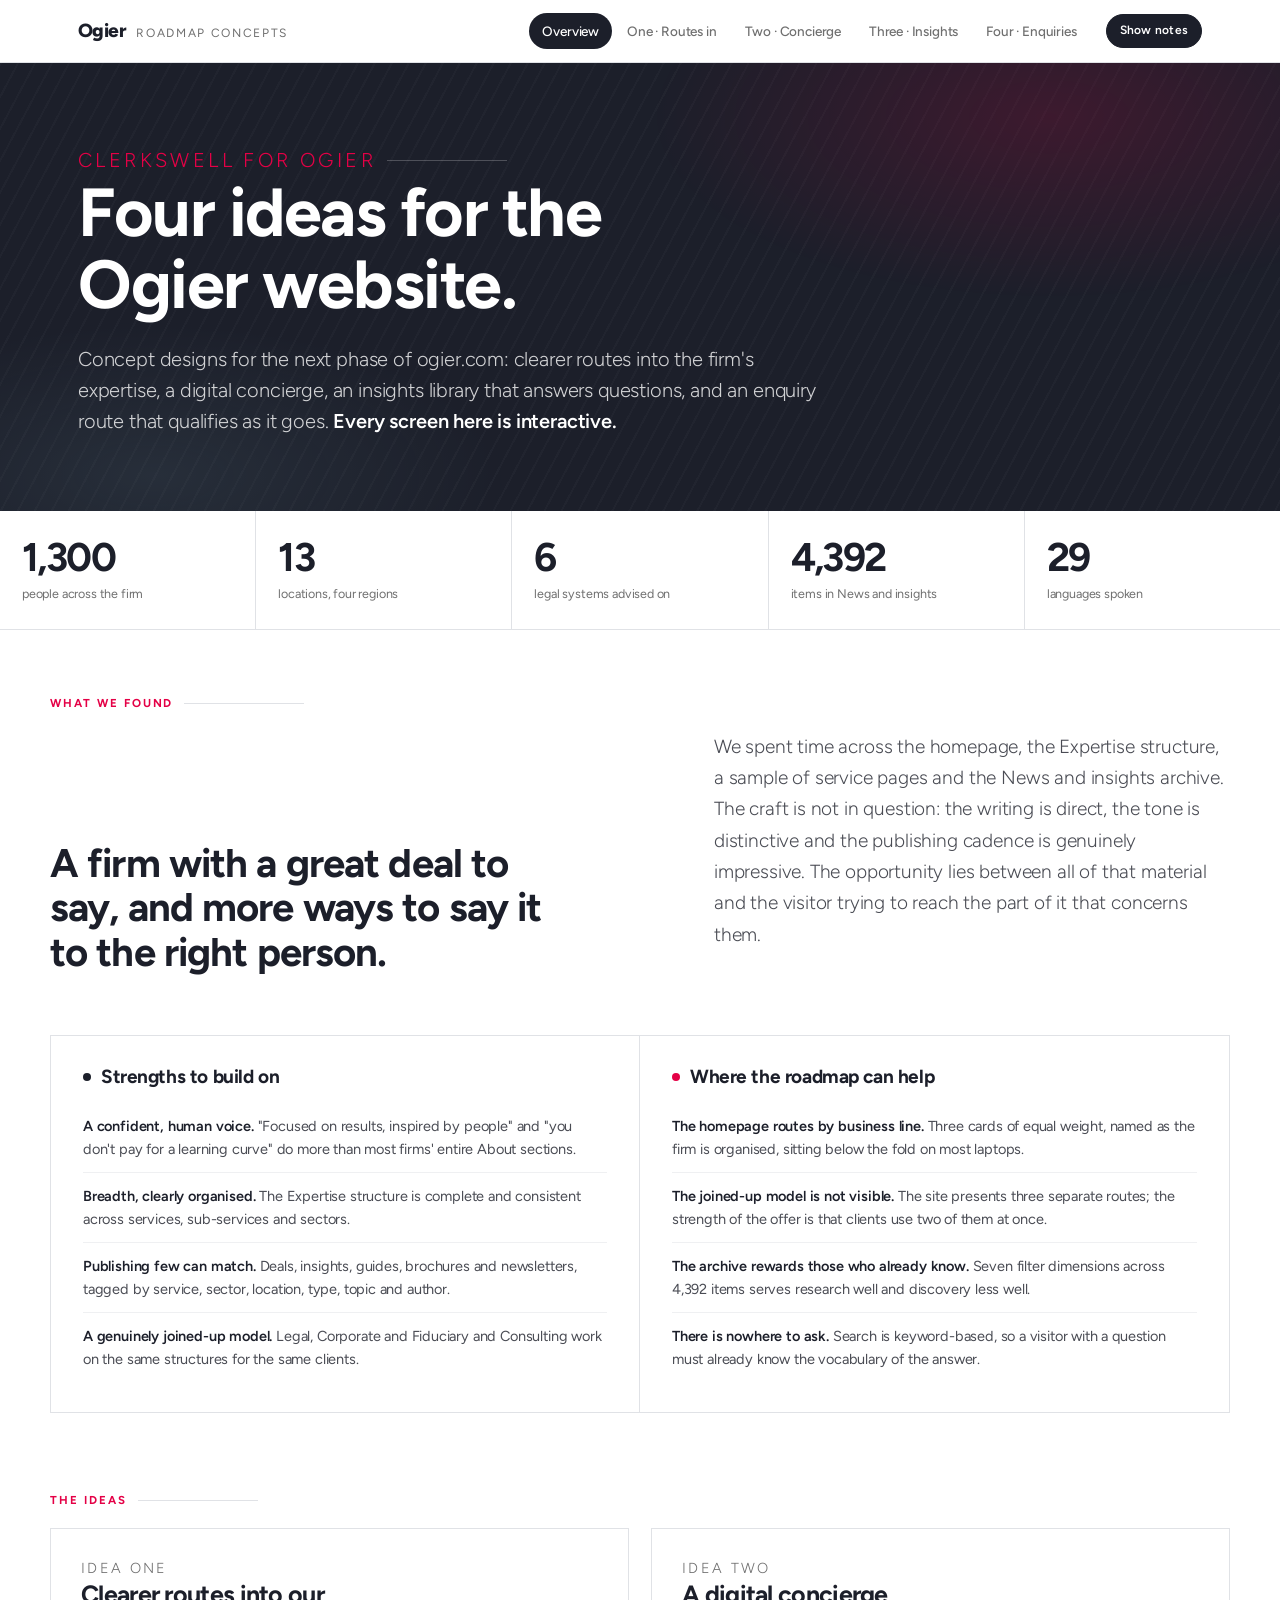
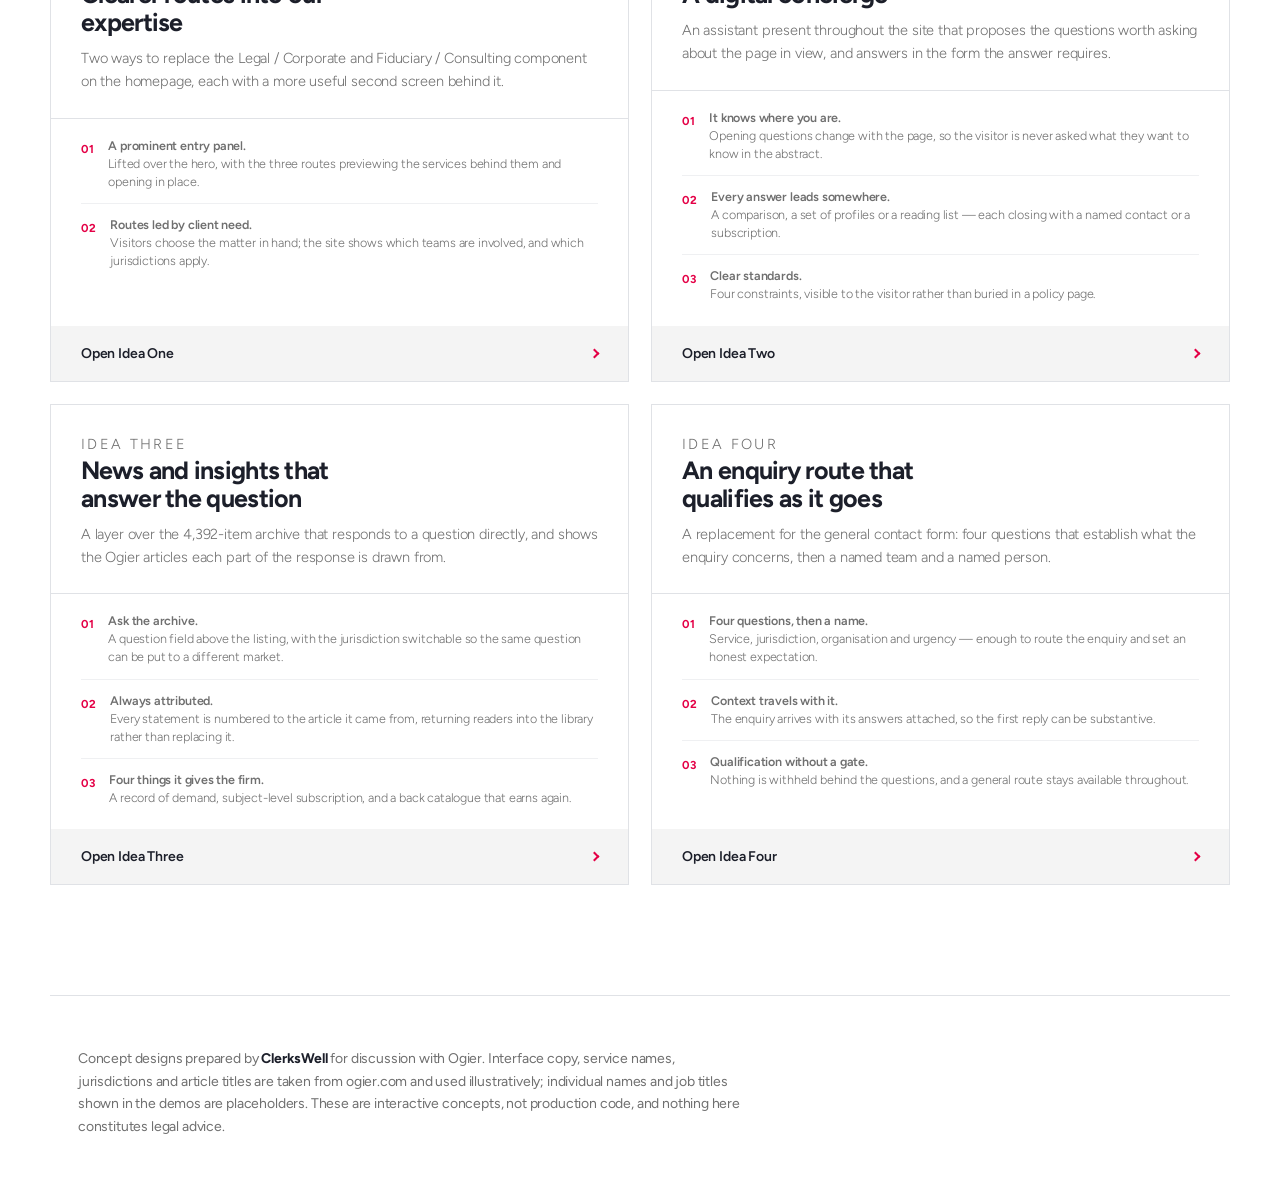
<file: index.html>
<!doctype html>
<html lang="en-GB">
<head>
<meta charset="utf-8">
<meta name="viewport" content="width=device-width, initial-scale=1">
<title>Ogier — website roadmap concepts | ClerksWell</title>
<meta name="description" content="Concept designs for the Ogier website roadmap, prepared by ClerksWell.">
<style>
/* ── Ogier roadmap concepts · ClerksWell ──────────────────────────────
   Palette sampled from ogier.com computed styles, Sept 2026.
   Brand face is brownStd (Lineto); Figtree is the closest free stand-in. */
@import url('https://fonts.googleapis.com/css2?family=Figtree:wght@300;400;500;600;700;800&display=swap');

:root{
  --ink:#1C1F2A; --ink-80:#4A4C54; --ink-60:#6F6F6F;
  --slate:#38435B; --slate-dk:#323C51;
  --crimson:#E40046; --crimson-dk:#DB003D; --crimson-lt:#FF6E93;
  --surface:#F4F4F4; --surface-2:#EBEBEB; --line:#E0E2E6; --line-soft:#EFF0F2;
  --white:#fff;
  --sans:'brownStd','Figtree',Helvetica,Arial,sans-serif;
  --shadow-lg:0 24px 60px -20px rgba(28,31,42,.28), 0 4px 12px rgba(28,31,42,.06);
  --shadow-md:0 12px 32px -12px rgba(28,31,42,.22);
  --shadow-sm:0 2px 8px rgba(28,31,42,.07);
  --ease:cubic-bezier(.22,.61,.36,1);
  --maxw:1180px;
}
*,*::before,*::after{box-sizing:border-box}
html{-webkit-text-size-adjust:100%}
body{
  margin:0; background:var(--white); color:var(--ink);
  font-family:var(--sans); font-size:17px; line-height:1.65; font-weight:400;
  letter-spacing:-.01em; -webkit-font-smoothing:antialiased;
}
img{max-width:100%}
h1,h2,h3,h4{margin:0; font-weight:700; letter-spacing:-.022em; line-height:1.12}
p{margin:0 0 1em}
a{color:inherit}
button{font:inherit; color:inherit; cursor:pointer; border:0; background:none}
:focus-visible{outline:2px solid var(--crimson); outline-offset:3px; border-radius:2px}

/* ── deck chrome ─────────────────────────────────────────────── */
.deckbar{
  position:sticky; top:0; z-index:80; background:rgba(255,255,255,.93);
  backdrop-filter:saturate(1.6) blur(14px); border-bottom:1px solid var(--line);
}
.deckbar__in{
  max-width:var(--maxw); margin:0 auto; padding:0 28px; height:62px;
  display:flex; align-items:center; gap:28px;
}
.deckbar__brand{display:flex; align-items:baseline; gap:10px; font-weight:800; font-size:19px; letter-spacing:-.03em; text-decoration:none}
.deckbar__brand span{font-weight:400; font-size:12px; letter-spacing:.14em; text-transform:uppercase; color:var(--ink-60)}
.deckbar__nav{display:flex; gap:2px; margin-left:auto; align-items:center}
.deckbar__nav a{
  text-decoration:none; font-size:13.5px; font-weight:500; padding:7px 13px; border-radius:100px;
  color:var(--ink-60); transition:.18s var(--ease);
}
.deckbar__nav a:hover{color:var(--ink); background:var(--surface)}
.deckbar__nav a[aria-current="page"]{color:var(--white); background:var(--ink)}
.annotoggle{
  margin-left:14px; font-size:12px; font-weight:600; letter-spacing:.02em;
  border:1px solid var(--line); border-radius:100px; padding:6px 13px; color:var(--ink-60);
  transition:.18s var(--ease); white-space:nowrap;
}
.annotoggle:hover{border-color:var(--ink); color:var(--ink)}
.annotoggle[data-on="false"]{background:var(--ink); border-color:var(--ink); color:var(--white)}

.wrap{max-width:var(--maxw); margin:0 auto; padding:0 28px}
.wrap--narrow{max-width:800px}

/* ── page intro ──────────────────────────────────────────────── */
.intro{padding:76px 0 8px}
.eyebrow{
  font-size:11.5px; font-weight:700; letter-spacing:.17em; text-transform:uppercase;
  color:var(--crimson); margin:0 0 18px; display:flex; align-items:center; gap:11px;
}
.eyebrow::after{content:""; height:1px; flex:1; background:var(--line); max-width:120px}
.intro h1{font-size:clamp(38px,5.4vw,60px); margin:0 0 22px; max-width:16ch}
@media (min-width:980px){
  .intro,.split{display:grid; grid-template-columns:1.08fr .92fr; column-gap:58px; align-items:end}
  .intro > .eyebrow,.split > .eyebrow{grid-column:1 / -1}
  .intro h1,.split h2{margin-bottom:0; max-width:15ch}
  .intro .lede,.split .lede{padding-bottom:5px; margin-bottom:0}
  .split .read{grid-column:1 / -1; margin-top:46px}
}
.intro .lede{font-size:21px; line-height:1.55; color:var(--ink-80); max-width:60ch; font-weight:300}
.intro .lede strong{font-weight:600; color:var(--ink)}

/* ── generic bits ────────────────────────────────────────────── */
.rule{height:1px; background:var(--line); border:0; margin:0}
.section{padding:64px 0}
.kicker{font-size:12px; font-weight:700; letter-spacing:.15em; text-transform:uppercase; color:var(--ink-60)}
.muted{color:var(--ink-60)}
.small{font-size:14px; line-height:1.6}

/* annotation blocks — hidden in presentation mode */
.anno{transition:opacity .25s var(--ease)}
body.present .anno{display:none !important}
/* with the commentary hidden, let the headings use the full measure */
body.present .concept__head{grid-template-columns:1fr; margin-bottom:32px}
body.present .concept__head h2{max-width:24ch}
body.present .concept__head .sub{max-width:74ch}

.note{
  border-left:2px solid var(--crimson); background:var(--surface); padding:16px 20px;
  font-size:14.5px; line-height:1.6; color:var(--ink-80); margin:0 0 26px;
}
.note strong{color:var(--ink)}

/* ── buttons, guardrails, plain cards (shared) ──────────────── */
.gcard{background:var(--white); border:1px solid var(--line)}
.guard{
  display:flex; gap:10px; align-items:flex-start; background:#FFF6F8; border-left:2px solid var(--crimson);
  padding:11px 14px; font-size:12.5px; line-height:1.5; color:var(--ink-80);
}
.guard b{color:var(--ink); font-weight:600}
.gbtn{
  display:inline-flex; align-items:center; gap:8px; background:var(--ink); color:#fff;
  border-radius:100px; padding:9px 18px; font-size:13px; font-weight:600; text-decoration:none;
  transition:.2s var(--ease);
}
.gbtn:hover{background:var(--crimson)}
.gbtn--ghost{background:none; color:var(--ink); border:1px solid var(--line)}
.gbtn--ghost:hover{background:var(--surface); color:var(--ink); border-color:var(--ink)}

/* ── content cards (shared across idea pages) ──────────────── */
.icard{text-decoration:none; display:block}
.icard .t{font-size:10.5px; font-weight:700; letter-spacing:.13em; text-transform:uppercase; color:var(--crimson)}
.icard h5{font-size:15px; line-height:1.35; margin:7px 0 6px; font-weight:600; letter-spacing:-.015em}
.icard:hover h5{color:var(--crimson)}
.icard .m{font-size:12px; color:var(--ink-60)}
.pcard{background:var(--surface); padding:16px 18px}
.pcard .who{display:flex; align-items:center; gap:11px}
.pcard .av{width:38px; height:38px; border-radius:50%; background:var(--slate); color:#fff; display:grid; place-items:center; font-size:13px; font-weight:600; flex:none}
.pcard b{display:block; font-size:14px}
.pcard small{display:block; font-size:11.5px; color:var(--ink-60)}
.pcard .go{display:inline-flex; align-items:center; gap:7px; margin-top:13px; font-size:13px; font-weight:600; color:var(--crimson)}

/* ── four-across principle cards (shared) ───────────────────── */
.rails{display:grid; grid-template-columns:repeat(4,1fr); gap:1px; background:var(--line); border:1px solid var(--line)}
.rails > div{background:var(--white); padding:22px 24px}
.rails b{display:block; font-size:15px; font-weight:600; letter-spacing:-.018em; margin-bottom:8px}
.rails p{font-size:13.5px; line-height:1.55; color:var(--ink-60); font-weight:300; margin:0}
.rails .ic{width:26px; height:26px; margin-bottom:13px; color:var(--crimson)}
@media (max-width:900px){ .rails{grid-template-columns:1fr} }

/* ── concept scaffolding ─────────────────────────────────────── */
.concept{padding:70px 0 78px; border-top:1px solid var(--line)}
.concept__head{display:grid; grid-template-columns:minmax(0,1fr) minmax(0,360px); gap:48px; align-items:start; margin-bottom:38px}
.concept__num{
  font-size:12px; font-weight:700; letter-spacing:.16em; text-transform:uppercase;
  color:var(--crimson); margin-bottom:14px;
}
.concept__head h2{font-size:clamp(28px,3.4vw,40px); margin:0 0 16px; max-width:20ch}
.concept__head .sub{font-size:18.5px; line-height:1.55; color:var(--ink-80); font-weight:300; margin:0; max-width:56ch}
.whylist{list-style:none; margin:0; padding:0; font-size:14.5px; line-height:1.55}
.whylist li{padding:11px 0 11px 22px; border-top:1px solid var(--line-soft); position:relative; color:var(--ink-80)}
.whylist li:first-child{border-top:0; padding-top:0}
.whylist li::before{
  content:""; position:absolute; left:0; top:19px; width:7px; height:7px;
  background:var(--crimson); border-radius:50%;
}
.whylist li:first-child::before{top:8px}
.whylist li b{color:var(--ink); font-weight:600}

/* browser frame that holds each live demo */
.frame{
  border:1px solid var(--line); border-radius:10px; overflow:hidden; background:var(--white);
  box-shadow:var(--shadow-lg);
}
.frame__bar{
  height:38px; display:flex; align-items:center; gap:8px; padding:0 14px;
  background:var(--surface); border-bottom:1px solid var(--line);
}
.frame__dots{display:flex; gap:6px}
.frame__dots i{width:9px; height:9px; border-radius:50%; background:#D2D4D8; display:block}
.frame__url{
  flex:1; text-align:center; font-size:11.5px; color:var(--ink-60); letter-spacing:.01em;
  font-weight:500; white-space:nowrap; overflow:hidden; text-overflow:ellipsis;
}
.frame__tag{
  font-size:10px; font-weight:700; letter-spacing:.11em; text-transform:uppercase;
  color:var(--crimson); border:1px solid currentColor; border-radius:100px; padding:2px 8px;
}
.frame__body{position:relative}

.demohint{
  display:flex; align-items:center; gap:9px; font-size:13px; color:var(--ink-60);
  margin:14px 0 0; font-weight:500;
}
.demohint svg{flex:none}

/* delivery footnote per concept */
.build{
  margin-top:34px; display:grid; grid-template-columns:repeat(3,1fr); gap:1px;
  background:var(--line); border:1px solid var(--line);
}
.build > div{background:var(--white); padding:18px 20px}
.build dt{font-size:11px; font-weight:700; letter-spacing:.14em; text-transform:uppercase; color:var(--ink-60); margin-bottom:6px}
.build dd{margin:0; font-size:14.5px; line-height:1.5; color:var(--ink)}

/* ── site-chrome mock used inside demos ──────────────────────── */
.og{font-family:var(--sans); color:var(--ink); background:var(--white)}
.og-nav{display:flex; align-items:center; padding:18px 30px; gap:26px; background:var(--white); position:relative; z-index:5}
.og-nav--onhero{background:transparent; position:absolute; inset:0 0 auto; z-index:6}
.og-logo{font-size:23px; font-weight:800; letter-spacing:-.045em}
.og-nav ul{display:flex; gap:22px; list-style:none; margin:0 0 0 auto; padding:0; font-size:13.5px; font-weight:400}
.og-nav--onhero .og-logo,.og-nav--onhero ul{color:var(--white)}
.og-nav li{white-space:nowrap; opacity:.92}

/* aerial-water hero, evoking ogier.com's video */
.og-hero{
  position:relative; min-height:330px; display:flex; align-items:flex-end; overflow:hidden;
  background:
    radial-gradient(120% 90% at 78% 18%, rgba(150,182,190,.95) 0%, rgba(80,120,134,.9) 32%, rgba(38,64,78,.95) 62%, rgba(22,38,50,1) 100%),
    linear-gradient(150deg,#2C4655 0%,#16242F 100%);
}
.og-hero::after{
  content:""; position:absolute; inset:0; opacity:.5; pointer-events:none;
  background:
    radial-gradient(38% 32% at 62% 34%, rgba(255,255,255,.22) 0%, rgba(255,255,255,0) 70%),
    radial-gradient(24% 20% at 22% 74%, rgba(255,255,255,.12) 0%, rgba(255,255,255,0) 70%),
    repeating-linear-gradient(122deg, rgba(255,255,255,.055) 0 2px, rgba(255,255,255,0) 2px 13px);
}
.og-hero__in{position:relative; z-index:3; padding:100px 30px 46px; max-width:720px}
.og-hero h1{color:var(--white); font-size:clamp(26px,3.1vw,38px); line-height:1.16; margin:0 0 22px; font-weight:700}
.og-pill{
  display:inline-flex; align-items:center; gap:9px; background:var(--crimson); color:var(--white);
  border-radius:100px; padding:11px 22px; font-size:14px; font-weight:600; text-decoration:none;
  transition:.2s var(--ease);
}
.og-pill:hover{background:var(--crimson-dk)}
.chev{width:7px; height:7px; border-right:2px solid currentColor; border-top:2px solid currentColor; transform:rotate(45deg); flex:none}

@media (max-width:860px){
  .concept__head{grid-template-columns:1fr; gap:26px}
  .og-nav ul{display:none}
  .build{grid-template-columns:1fr}
  .deckbar__in{padding:0 18px; gap:12px}
  .wrap{padding:0 18px}
  .deckbar__brand span{display:none}
}
@media (max-width:1180px){
  .navtail{display:none}
}
@media (max-width:780px){
  .deckbar__in{gap:8px}
  .deckbar__nav{gap:0}
  .deckbar__nav a{padding:7px 9px; font-size:12.5px}
  .annotoggle{margin-left:6px; padding:6px 10px; font-size:11px}
}
@media (max-width:430px){
  .deckbar__nav{overflow-x:auto; scrollbar-width:none; -ms-overflow-style:none; max-width:100%}
  .deckbar__nav::-webkit-scrollbar{display:none}
  .deckbar__nav a{white-space:nowrap}
}

/* citation marker */
.cite{position:relative; top:-.45em; vertical-align:baseline; line-height:1}

</style>
<style>
.hero-ov{background:var(--ink); color:#fff; padding:82px 0 74px; position:relative; overflow:hidden}
.hero-ov::after{
  content:""; position:absolute; inset:0; opacity:.55; pointer-events:none;
  background:
    radial-gradient(46% 60% at 82% 12%, rgba(228,0,70,.30) 0%, rgba(228,0,70,0) 68%),
    radial-gradient(40% 50% at 12% 92%, rgba(120,160,175,.22) 0%, rgba(120,160,175,0) 70%),
    repeating-linear-gradient(118deg, rgba(255,255,255,.045) 0 2px, rgba(255,255,255,0) 2px 15px);
}
.hero-ov .wrap{position:relative; z-index:2}
.hero-ov .eyebrow{color:var(--crimson)}
.hero-ov .eyebrow::after{background:rgba(255,255,255,.22)}
.hero-ov h1{font-size:clamp(40px,6vw,68px); line-height:1.06; margin:0 0 24px; max-width:15ch; color:#fff}
.hero-ov p{font-size:20px; line-height:1.55; font-weight:300; color:rgba(255,255,255,.8); max-width:58ch; margin:0}
.hero-ov p strong{color:#fff; font-weight:600}

.stats{display:grid; grid-template-columns:repeat(5,1fr); gap:1px; background:var(--line); border-bottom:1px solid var(--line)}
.stats > div{background:var(--white); padding:26px 22px}
.stats b{display:block; font-size:clamp(28px,3.4vw,40px); font-weight:700; letter-spacing:-.04em; line-height:1}
.stats span{display:block; font-size:12.5px; color:var(--ink-60); margin-top:8px; line-height:1.4}

.read{display:grid; grid-template-columns:repeat(2,1fr); gap:0; border:1px solid var(--line)}
.read > div{padding:30px 32px}
.read > div:first-child{border-right:1px solid var(--line)}
.read h3{font-size:19px; margin:0 0 16px; display:flex; align-items:center; gap:10px}
.read h3 i{width:8px; height:8px; border-radius:50%; flex:none; display:block}
.read ul{list-style:none; margin:0; padding:0; font-size:14.5px; line-height:1.55}
.read li{padding:12px 0; border-top:1px solid var(--line-soft); color:var(--ink-80)}
.read li:first-child{border-top:0}
.read li b{color:var(--ink); font-weight:600}

.ideas{display:grid; grid-template-columns:repeat(2,1fr); gap:22px; align-items:stretch}
.idea{
  display:flex; flex-direction:column; text-decoration:none; border:1px solid var(--line);
  background:var(--white); transition:.28s var(--ease); position:relative; overflow:hidden;
}
.idea:hover{border-color:var(--ink); transform:translateY(-3px); box-shadow:var(--shadow-lg)}
.idea__top{padding:28px 30px 24px; border-bottom:1px solid var(--line)}
.idea__n{font-size:11px; font-weight:700; letter-spacing:.16em; text-transform:uppercase; color:var(--crimson); margin-bottom:13px}
.idea__top h3{font-size:25px; margin:0 0 11px; letter-spacing:-.028em; max-width:18ch}
.idea__top p{font-size:14.5px; line-height:1.6; color:var(--ink-60); font-weight:300; margin:0}
.idea__list{padding:6px 30px 10px; flex:1}
.idea__list div{display:flex; gap:13px; padding:12px 0; border-bottom:1px solid var(--line-soft); font-size:14px}
.idea__list div:last-child{border-bottom:0}
.idea__list em{font-style:normal; color:var(--crimson); font-weight:700; font-size:11.5px; letter-spacing:.1em; flex:none; padding-top:3px}
.idea__list b{font-weight:600; letter-spacing:-.015em}
.idea__list span{display:block; color:var(--ink-60); font-size:12.5px; line-height:1.45; font-weight:300}
.idea__go{
  display:flex; align-items:center; gap:10px; padding:16px 30px; background:var(--surface);
  font-size:14px; font-weight:600; transition:.25s var(--ease);
}
.idea:hover .idea__go{background:var(--ink); color:#fff}
.idea:hover .idea__go .chev{color:var(--crimson)}
.idea__go .chev{margin-left:auto; color:var(--crimson)}

@media (max-width:860px){
  .stats{grid-template-columns:repeat(2,1fr)}
  .read,.ideas{grid-template-columns:1fr}
  .read > div:first-child{border-right:0; border-bottom:1px solid var(--line)}
}
</style>
</head>
<body class="present">
<header class="deckbar">
  <div class="deckbar__in">
    <a class="deckbar__brand" href="index.html">Ogier <span>Roadmap concepts</span></a>
    <nav class="deckbar__nav">
      <a href="index.html" aria-current="page">Overview</a>
      <a href="idea-one.html">One<span class="navtail"> · Routes in</span></a>
      <a href="idea-two.html">Two<span class="navtail"> · Concierge</span></a>
      <a href="idea-three.html">Three<span class="navtail"> · Insights</span></a>
      <a href="idea-four.html">Four<span class="navtail"> · Enquiries</span></a>
      <button class="annotoggle" id="annotoggle" data-on="false" type="button">Show notes</button>
    </nav>
  </div>
</header>
<main>
<section class="hero-ov">
  <div class="wrap">
    <p class="eyebrow">ClerksWell for Ogier</p>
    <h1>Four ideas for the Ogier website.</h1>
    <p>Concept designs for the next phase of ogier.com: clearer routes into the firm's expertise,
    a digital concierge, an insights library that answers questions, and an enquiry route that
    qualifies as it goes. <strong>Every screen here is interactive.</strong></p>
  </div>
</section>

<section class="stats">
  <div><b>1,300</b><span>people across the firm</span></div>
  <div><b>13</b><span>locations, four regions</span></div>
  <div><b>6</b><span>legal systems advised on</span></div>
  <div><b>4,392</b><span>items in News and insights</span></div>
  <div><b>29</b><span>languages spoken</span></div>
</section>

<section class="wrap section split">
  <p class="eyebrow">What we found</p>
  <h2 style="font-size:clamp(28px,3.6vw,40px);margin:0 0 14px;max-width:20ch">A firm with a great deal to say, and more ways to say it to the right person.</h2>
  <p class="lede" style="font-size:19px;font-weight:300;color:var(--ink-80);max-width:62ch;margin:0 0 34px">
    We spent time across the homepage, the Expertise structure, a sample of service pages and the
    News and insights archive. The craft is not in question: the writing is direct, the tone is
    distinctive and the publishing cadence is genuinely impressive. The opportunity lies between
    all of that material and the visitor trying to reach the part of it that concerns them.
  </p>

  <div class="read">
    <div>
      <h3><i style="background:var(--ink)"></i> Strengths to build on</h3>
      <ul>
        <li><b>A confident, human voice.</b> "Focused on results, inspired by people" and "you don't pay for a learning curve" do more than most firms' entire About sections.</li>
        <li><b>Breadth, clearly organised.</b> The Expertise structure is complete and consistent across services, sub-services and sectors.</li>
        <li><b>Publishing few can match.</b> Deals, insights, guides, brochures and newsletters, tagged by service, sector, location, type, topic and author.</li>
        <li><b>A genuinely joined-up model.</b> Legal, Corporate and Fiduciary and Consulting work on the same structures for the same clients.</li>
      </ul>
    </div>
    <div>
      <h3><i style="background:var(--crimson)"></i> Where the roadmap can help</h3>
      <ul>
        <li><b>The homepage routes by business line.</b> Three cards of equal weight, named as the firm is organised, sitting below the fold on most laptops.</li>
        <li><b>The joined-up model is not visible.</b> The site presents three separate routes; the strength of the offer is that clients use two of them at once.</li>
        <li><b>The archive rewards those who already know.</b> Seven filter dimensions across 4,392 items serves research well and discovery less well.</li>
        <li><b>There is nowhere to ask.</b> Search is keyword-based, so a visitor with a question must already know the vocabulary of the answer.</li>
      </ul>
    </div>
  </div>
</section>

<section class="wrap" style="padding:14px 0 70px">
  <p class="eyebrow">The ideas</p>
  <div class="ideas">

    <a class="idea" href="idea-one.html">
      <div class="idea__top">
        <p class="idea__n">Idea One</p>
        <h3>Clearer routes into our expertise</h3>
        <p>Two ways to replace the Legal / Corporate and Fiduciary / Consulting component on the
        homepage, each with a more useful second screen behind it.</p>
      </div>
      <div class="idea__list">
        <div><em>01</em><span><b>A prominent entry panel.</b> <span>Lifted over the hero, with the three routes previewing the services behind them and opening in place.</span></span></div>
        <div><em>02</em><span><b>Routes led by client need.</b> <span>Visitors choose the matter in hand; the site shows which teams are involved, and which jurisdictions apply.</span></span></div>
      </div>
      <span class="idea__go">Open Idea One <span class="chev"></span></span>
    </a>

    <a class="idea" href="idea-two.html">
      <div class="idea__top">
        <p class="idea__n">Idea Two</p>
        <h3>A digital concierge</h3>
        <p>An assistant present throughout the site that proposes the questions worth asking about
        the page in view, and answers in the form the answer requires.</p>
      </div>
      <div class="idea__list">
        <div><em>01</em><span><b>It knows where you are.</b> <span>Opening questions change with the page, so the visitor is never asked what they want to know in the abstract.</span></span></div>
        <div><em>02</em><span><b>Every answer leads somewhere.</b> <span>A comparison, a set of profiles or a reading list — each closing with a named contact or a subscription.</span></span></div>
        <div><em>03</em><span><b>Clear standards.</b> <span>Four constraints, visible to the visitor rather than buried in a policy page.</span></span></div>
      </div>
      <span class="idea__go">Open Idea Two <span class="chev"></span></span>
    </a>

    <a class="idea" href="idea-three.html">
      <div class="idea__top">
        <p class="idea__n">Idea Three</p>
        <h3>News and insights that answer the question</h3>
        <p>A layer over the 4,392-item archive that responds to a question directly, and shows the
        Ogier articles each part of the response is drawn from.</p>
      </div>
      <div class="idea__list">
        <div><em>01</em><span><b>Ask the archive.</b> <span>A question field above the listing, with the jurisdiction switchable so the same question can be put to a different market.</span></span></div>
        <div><em>02</em><span><b>Always attributed.</b> <span>Every statement is numbered to the article it came from, returning readers into the library rather than replacing it.</span></span></div>
        <div><em>03</em><span><b>Four things it gives the firm.</b> <span>A record of demand, subject-level subscription, and a back catalogue that earns again.</span></span></div>
      </div>
      <span class="idea__go">Open Idea Three <span class="chev"></span></span>
    </a>

    <a class="idea" href="idea-four.html">
      <div class="idea__top">
        <p class="idea__n">Idea Four</p>
        <h3>An enquiry route that qualifies as it goes</h3>
        <p>A replacement for the general contact form: four questions that establish what the
        enquiry concerns, then a named team and a named person.</p>
      </div>
      <div class="idea__list">
        <div><em>01</em><span><b>Four questions, then a name.</b> <span>Service, jurisdiction, organisation and urgency — enough to route the enquiry and set an honest expectation.</span></span></div>
        <div><em>02</em><span><b>Context travels with it.</b> <span>The enquiry arrives with its answers attached, so the first reply can be substantive.</span></span></div>
        <div><em>03</em><span><b>Qualification without a gate.</b> <span>Nothing is withheld behind the questions, and a general route stays available throughout.</span></span></div>
      </div>
      <span class="idea__go">Open Idea Four <span class="chev"></span></span>
    </a>

  </div>
</section>

<section class="wrap anno" style="padding:0 0 30px">
  <div class="note">
    <strong>How to use this pack.</strong> Each concept is a working prototype rather than a
    picture of one — the hovers, selections and second screens all function, so they can be
    demonstrated live or captured as flat images. Notes are hidden by default so the interfaces
    read cleanly; <em>Show notes</em> in the top right brings back the rationale, effort estimates
    and suggested phasing. Interface copy, service names, jurisdictions and article titles are
    taken from ogier.com and used illustratively; individual names and job titles are placeholders.
  </div>
</section>
</main>
<footer class="wrap" style="padding-top:52px;padding-bottom:64px;border-top:1px solid var(--line);margin-top:40px">
  <p class="small muted" style="margin:0;max-width:74ch">
    Concept designs prepared by <strong style="color:var(--ink)">ClerksWell</strong> for discussion with Ogier.
    Interface copy, service names, jurisdictions and article titles are taken from ogier.com and used
    illustratively; individual names and job titles shown in the demos are placeholders. These are
    interactive concepts, not production code, and nothing here constitutes legal advice.
  </p>
</footer>
<script>
(function(){
  var t=document.getElementById('annotoggle');
  t.addEventListener('click',function(){
    var on=t.dataset.on==='true';
    document.body.classList.toggle('present',on);
    t.dataset.on=on?'false':'true';
    t.textContent=on?'Show notes':'Hide notes';
  });
})();
</script>
</body>
</html>
</file>
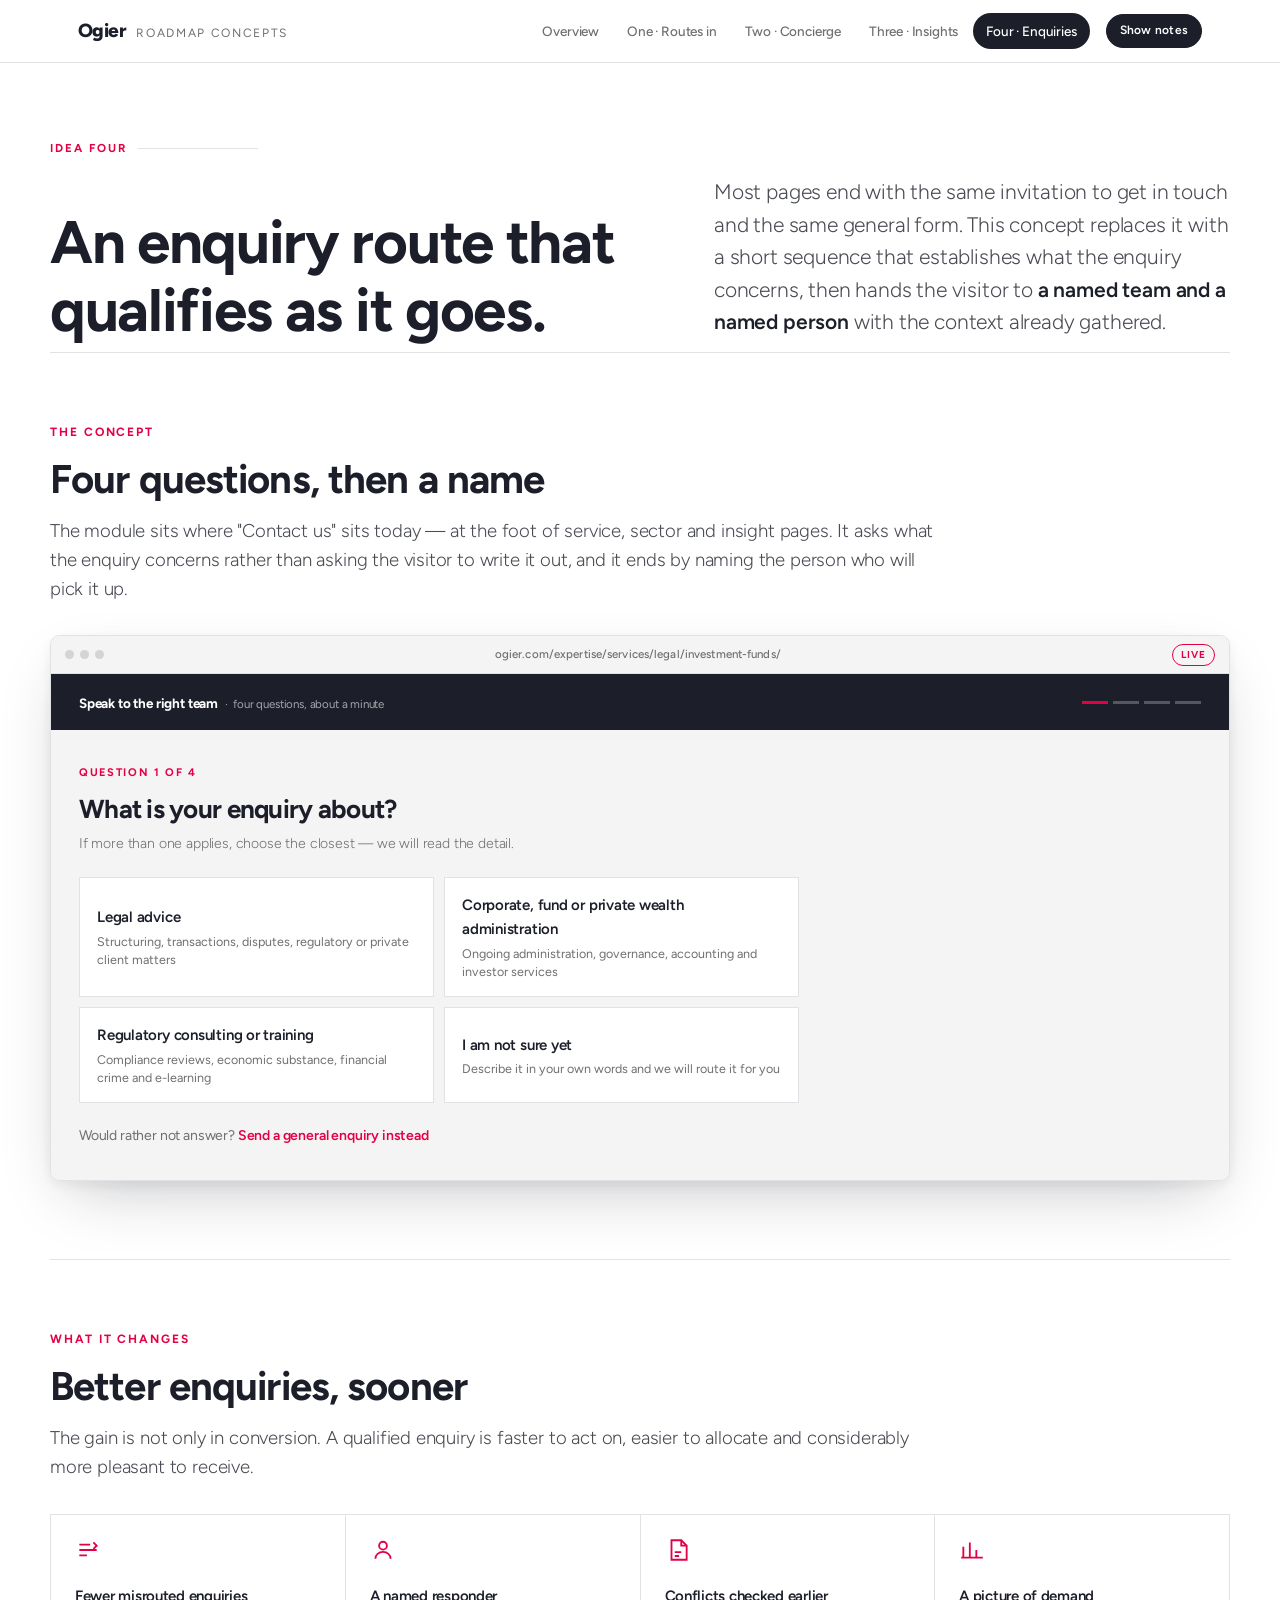
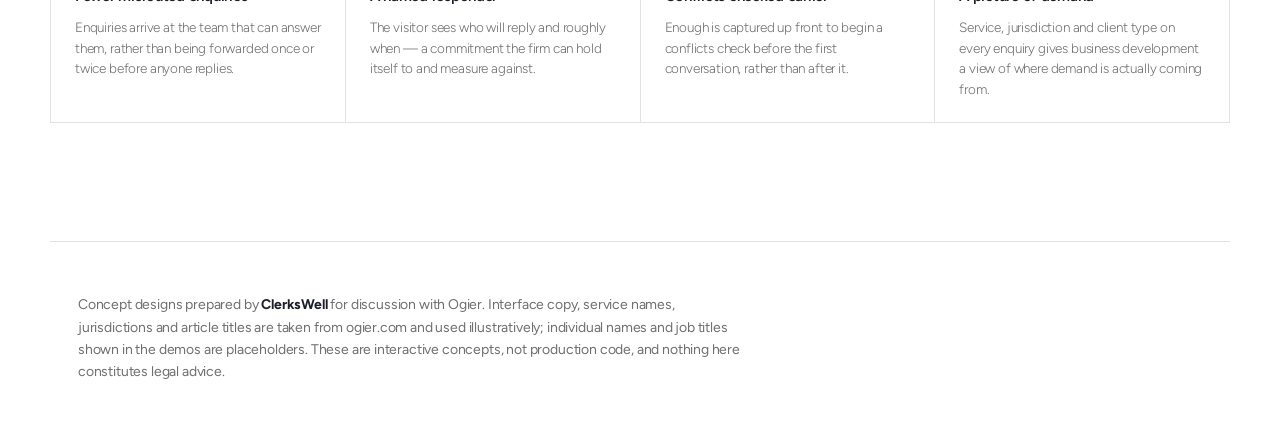
<file: idea-four.html>
<!doctype html>
<html lang="en-GB">
<head>
<meta charset="utf-8">
<meta name="viewport" content="width=device-width, initial-scale=1">
<title>Idea Four: Enquiry routing | Ogier roadmap concepts</title>
<meta name="description" content="Concept designs for the Ogier website roadmap, prepared by ClerksWell.">
<style>
/* ── Ogier roadmap concepts · ClerksWell ──────────────────────────────
   Palette sampled from ogier.com computed styles, Sept 2026.
   Brand face is brownStd (Lineto); Figtree is the closest free stand-in. */
@import url('https://fonts.googleapis.com/css2?family=Figtree:wght@300;400;500;600;700;800&display=swap');

:root{
  --ink:#1C1F2A; --ink-80:#4A4C54; --ink-60:#6F6F6F;
  --slate:#38435B; --slate-dk:#323C51;
  --crimson:#E40046; --crimson-dk:#DB003D; --crimson-lt:#FF6E93;
  --surface:#F4F4F4; --surface-2:#EBEBEB; --line:#E0E2E6; --line-soft:#EFF0F2;
  --white:#fff;
  --sans:'brownStd','Figtree',Helvetica,Arial,sans-serif;
  --shadow-lg:0 24px 60px -20px rgba(28,31,42,.28), 0 4px 12px rgba(28,31,42,.06);
  --shadow-md:0 12px 32px -12px rgba(28,31,42,.22);
  --shadow-sm:0 2px 8px rgba(28,31,42,.07);
  --ease:cubic-bezier(.22,.61,.36,1);
  --maxw:1180px;
}
*,*::before,*::after{box-sizing:border-box}
html{-webkit-text-size-adjust:100%}
body{
  margin:0; background:var(--white); color:var(--ink);
  font-family:var(--sans); font-size:17px; line-height:1.65; font-weight:400;
  letter-spacing:-.01em; -webkit-font-smoothing:antialiased;
}
img{max-width:100%}
h1,h2,h3,h4{margin:0; font-weight:700; letter-spacing:-.022em; line-height:1.12}
p{margin:0 0 1em}
a{color:inherit}
button{font:inherit; color:inherit; cursor:pointer; border:0; background:none}
:focus-visible{outline:2px solid var(--crimson); outline-offset:3px; border-radius:2px}

/* ── deck chrome ─────────────────────────────────────────────── */
.deckbar{
  position:sticky; top:0; z-index:80; background:rgba(255,255,255,.93);
  backdrop-filter:saturate(1.6) blur(14px); border-bottom:1px solid var(--line);
}
.deckbar__in{
  max-width:var(--maxw); margin:0 auto; padding:0 28px; height:62px;
  display:flex; align-items:center; gap:28px;
}
.deckbar__brand{display:flex; align-items:baseline; gap:10px; font-weight:800; font-size:19px; letter-spacing:-.03em; text-decoration:none}
.deckbar__brand span{font-weight:400; font-size:12px; letter-spacing:.14em; text-transform:uppercase; color:var(--ink-60)}
.deckbar__nav{display:flex; gap:2px; margin-left:auto; align-items:center}
.deckbar__nav a{
  text-decoration:none; font-size:13.5px; font-weight:500; padding:7px 13px; border-radius:100px;
  color:var(--ink-60); transition:.18s var(--ease);
}
.deckbar__nav a:hover{color:var(--ink); background:var(--surface)}
.deckbar__nav a[aria-current="page"]{color:var(--white); background:var(--ink)}
.annotoggle{
  margin-left:14px; font-size:12px; font-weight:600; letter-spacing:.02em;
  border:1px solid var(--line); border-radius:100px; padding:6px 13px; color:var(--ink-60);
  transition:.18s var(--ease); white-space:nowrap;
}
.annotoggle:hover{border-color:var(--ink); color:var(--ink)}
.annotoggle[data-on="false"]{background:var(--ink); border-color:var(--ink); color:var(--white)}

.wrap{max-width:var(--maxw); margin:0 auto; padding:0 28px}
.wrap--narrow{max-width:800px}

/* ── page intro ──────────────────────────────────────────────── */
.intro{padding:76px 0 8px}
.eyebrow{
  font-size:11.5px; font-weight:700; letter-spacing:.17em; text-transform:uppercase;
  color:var(--crimson); margin:0 0 18px; display:flex; align-items:center; gap:11px;
}
.eyebrow::after{content:""; height:1px; flex:1; background:var(--line); max-width:120px}
.intro h1{font-size:clamp(38px,5.4vw,60px); margin:0 0 22px; max-width:16ch}
@media (min-width:980px){
  .intro,.split{display:grid; grid-template-columns:1.08fr .92fr; column-gap:58px; align-items:end}
  .intro > .eyebrow,.split > .eyebrow{grid-column:1 / -1}
  .intro h1,.split h2{margin-bottom:0; max-width:15ch}
  .intro .lede,.split .lede{padding-bottom:5px; margin-bottom:0}
  .split .read{grid-column:1 / -1; margin-top:46px}
}
.intro .lede{font-size:21px; line-height:1.55; color:var(--ink-80); max-width:60ch; font-weight:300}
.intro .lede strong{font-weight:600; color:var(--ink)}

/* ── generic bits ────────────────────────────────────────────── */
.rule{height:1px; background:var(--line); border:0; margin:0}
.section{padding:64px 0}
.kicker{font-size:12px; font-weight:700; letter-spacing:.15em; text-transform:uppercase; color:var(--ink-60)}
.muted{color:var(--ink-60)}
.small{font-size:14px; line-height:1.6}

/* annotation blocks — hidden in presentation mode */
.anno{transition:opacity .25s var(--ease)}
body.present .anno{display:none !important}
/* with the commentary hidden, let the headings use the full measure */
body.present .concept__head{grid-template-columns:1fr; margin-bottom:32px}
body.present .concept__head h2{max-width:24ch}
body.present .concept__head .sub{max-width:74ch}

.note{
  border-left:2px solid var(--crimson); background:var(--surface); padding:16px 20px;
  font-size:14.5px; line-height:1.6; color:var(--ink-80); margin:0 0 26px;
}
.note strong{color:var(--ink)}

/* ── buttons, guardrails, plain cards (shared) ──────────────── */
.gcard{background:var(--white); border:1px solid var(--line)}
.guard{
  display:flex; gap:10px; align-items:flex-start; background:#FFF6F8; border-left:2px solid var(--crimson);
  padding:11px 14px; font-size:12.5px; line-height:1.5; color:var(--ink-80);
}
.guard b{color:var(--ink); font-weight:600}
.gbtn{
  display:inline-flex; align-items:center; gap:8px; background:var(--ink); color:#fff;
  border-radius:100px; padding:9px 18px; font-size:13px; font-weight:600; text-decoration:none;
  transition:.2s var(--ease);
}
.gbtn:hover{background:var(--crimson)}
.gbtn--ghost{background:none; color:var(--ink); border:1px solid var(--line)}
.gbtn--ghost:hover{background:var(--surface); color:var(--ink); border-color:var(--ink)}

/* ── content cards (shared across idea pages) ──────────────── */
.icard{text-decoration:none; display:block}
.icard .t{font-size:10.5px; font-weight:700; letter-spacing:.13em; text-transform:uppercase; color:var(--crimson)}
.icard h5{font-size:15px; line-height:1.35; margin:7px 0 6px; font-weight:600; letter-spacing:-.015em}
.icard:hover h5{color:var(--crimson)}
.icard .m{font-size:12px; color:var(--ink-60)}
.pcard{background:var(--surface); padding:16px 18px}
.pcard .who{display:flex; align-items:center; gap:11px}
.pcard .av{width:38px; height:38px; border-radius:50%; background:var(--slate); color:#fff; display:grid; place-items:center; font-size:13px; font-weight:600; flex:none}
.pcard b{display:block; font-size:14px}
.pcard small{display:block; font-size:11.5px; color:var(--ink-60)}
.pcard .go{display:inline-flex; align-items:center; gap:7px; margin-top:13px; font-size:13px; font-weight:600; color:var(--crimson)}

/* ── four-across principle cards (shared) ───────────────────── */
.rails{display:grid; grid-template-columns:repeat(4,1fr); gap:1px; background:var(--line); border:1px solid var(--line)}
.rails > div{background:var(--white); padding:22px 24px}
.rails b{display:block; font-size:15px; font-weight:600; letter-spacing:-.018em; margin-bottom:8px}
.rails p{font-size:13.5px; line-height:1.55; color:var(--ink-60); font-weight:300; margin:0}
.rails .ic{width:26px; height:26px; margin-bottom:13px; color:var(--crimson)}
@media (max-width:900px){ .rails{grid-template-columns:1fr} }

/* ── concept scaffolding ─────────────────────────────────────── */
.concept{padding:70px 0 78px; border-top:1px solid var(--line)}
.concept__head{display:grid; grid-template-columns:minmax(0,1fr) minmax(0,360px); gap:48px; align-items:start; margin-bottom:38px}
.concept__num{
  font-size:12px; font-weight:700; letter-spacing:.16em; text-transform:uppercase;
  color:var(--crimson); margin-bottom:14px;
}
.concept__head h2{font-size:clamp(28px,3.4vw,40px); margin:0 0 16px; max-width:20ch}
.concept__head .sub{font-size:18.5px; line-height:1.55; color:var(--ink-80); font-weight:300; margin:0; max-width:56ch}
.whylist{list-style:none; margin:0; padding:0; font-size:14.5px; line-height:1.55}
.whylist li{padding:11px 0 11px 22px; border-top:1px solid var(--line-soft); position:relative; color:var(--ink-80)}
.whylist li:first-child{border-top:0; padding-top:0}
.whylist li::before{
  content:""; position:absolute; left:0; top:19px; width:7px; height:7px;
  background:var(--crimson); border-radius:50%;
}
.whylist li:first-child::before{top:8px}
.whylist li b{color:var(--ink); font-weight:600}

/* browser frame that holds each live demo */
.frame{
  border:1px solid var(--line); border-radius:10px; overflow:hidden; background:var(--white);
  box-shadow:var(--shadow-lg);
}
.frame__bar{
  height:38px; display:flex; align-items:center; gap:8px; padding:0 14px;
  background:var(--surface); border-bottom:1px solid var(--line);
}
.frame__dots{display:flex; gap:6px}
.frame__dots i{width:9px; height:9px; border-radius:50%; background:#D2D4D8; display:block}
.frame__url{
  flex:1; text-align:center; font-size:11.5px; color:var(--ink-60); letter-spacing:.01em;
  font-weight:500; white-space:nowrap; overflow:hidden; text-overflow:ellipsis;
}
.frame__tag{
  font-size:10px; font-weight:700; letter-spacing:.11em; text-transform:uppercase;
  color:var(--crimson); border:1px solid currentColor; border-radius:100px; padding:2px 8px;
}
.frame__body{position:relative}

.demohint{
  display:flex; align-items:center; gap:9px; font-size:13px; color:var(--ink-60);
  margin:14px 0 0; font-weight:500;
}
.demohint svg{flex:none}

/* delivery footnote per concept */
.build{
  margin-top:34px; display:grid; grid-template-columns:repeat(3,1fr); gap:1px;
  background:var(--line); border:1px solid var(--line);
}
.build > div{background:var(--white); padding:18px 20px}
.build dt{font-size:11px; font-weight:700; letter-spacing:.14em; text-transform:uppercase; color:var(--ink-60); margin-bottom:6px}
.build dd{margin:0; font-size:14.5px; line-height:1.5; color:var(--ink)}

/* ── site-chrome mock used inside demos ──────────────────────── */
.og{font-family:var(--sans); color:var(--ink); background:var(--white)}
.og-nav{display:flex; align-items:center; padding:18px 30px; gap:26px; background:var(--white); position:relative; z-index:5}
.og-nav--onhero{background:transparent; position:absolute; inset:0 0 auto; z-index:6}
.og-logo{font-size:23px; font-weight:800; letter-spacing:-.045em}
.og-nav ul{display:flex; gap:22px; list-style:none; margin:0 0 0 auto; padding:0; font-size:13.5px; font-weight:400}
.og-nav--onhero .og-logo,.og-nav--onhero ul{color:var(--white)}
.og-nav li{white-space:nowrap; opacity:.92}

/* aerial-water hero, evoking ogier.com's video */
.og-hero{
  position:relative; min-height:330px; display:flex; align-items:flex-end; overflow:hidden;
  background:
    radial-gradient(120% 90% at 78% 18%, rgba(150,182,190,.95) 0%, rgba(80,120,134,.9) 32%, rgba(38,64,78,.95) 62%, rgba(22,38,50,1) 100%),
    linear-gradient(150deg,#2C4655 0%,#16242F 100%);
}
.og-hero::after{
  content:""; position:absolute; inset:0; opacity:.5; pointer-events:none;
  background:
    radial-gradient(38% 32% at 62% 34%, rgba(255,255,255,.22) 0%, rgba(255,255,255,0) 70%),
    radial-gradient(24% 20% at 22% 74%, rgba(255,255,255,.12) 0%, rgba(255,255,255,0) 70%),
    repeating-linear-gradient(122deg, rgba(255,255,255,.055) 0 2px, rgba(255,255,255,0) 2px 13px);
}
.og-hero__in{position:relative; z-index:3; padding:100px 30px 46px; max-width:720px}
.og-hero h1{color:var(--white); font-size:clamp(26px,3.1vw,38px); line-height:1.16; margin:0 0 22px; font-weight:700}
.og-pill{
  display:inline-flex; align-items:center; gap:9px; background:var(--crimson); color:var(--white);
  border-radius:100px; padding:11px 22px; font-size:14px; font-weight:600; text-decoration:none;
  transition:.2s var(--ease);
}
.og-pill:hover{background:var(--crimson-dk)}
.chev{width:7px; height:7px; border-right:2px solid currentColor; border-top:2px solid currentColor; transform:rotate(45deg); flex:none}

@media (max-width:860px){
  .concept__head{grid-template-columns:1fr; gap:26px}
  .og-nav ul{display:none}
  .build{grid-template-columns:1fr}
  .deckbar__in{padding:0 18px; gap:12px}
  .wrap{padding:0 18px}
  .deckbar__brand span{display:none}
}
@media (max-width:1180px){
  .navtail{display:none}
}
@media (max-width:780px){
  .deckbar__in{gap:8px}
  .deckbar__nav{gap:0}
  .deckbar__nav a{padding:7px 9px; font-size:12.5px}
  .annotoggle{margin-left:6px; padding:6px 10px; font-size:11px}
}
@media (max-width:430px){
  .deckbar__nav{overflow-x:auto; scrollbar-width:none; -ms-overflow-style:none; max-width:100%}
  .deckbar__nav::-webkit-scrollbar{display:none}
  .deckbar__nav a{white-space:nowrap}
}

/* citation marker */
.cite{position:relative; top:-.45em; vertical-align:baseline; line-height:1}

</style>
<style>
/* ═══ IDEA FOUR ══════════════════════════════════════════════ */
/* — Concept C: guided companion — */
.wiz{background:var(--surface); padding:0}
.wiz__bar{display:flex; align-items:center; gap:14px; padding:14px 28px; background:var(--ink); color:#fff}
.wiz__bar b{font-size:13.5px}
.wiz__bar small{font-size:11.5px; color:rgba(255,255,255,.6)}
.wiz__prog{margin-left:auto; display:flex; gap:5px}
.wiz__prog i{width:26px; height:3px; background:rgba(255,255,255,.25); display:block; transition:.3s var(--ease)}
.wiz__prog i.on{background:var(--crimson)}
.wiz__stage{padding:34px 28px 32px; min-height:300px}
.wq{animation:fadein .3s var(--ease)}
.wq .step{font-size:11px; font-weight:700; letter-spacing:.15em; text-transform:uppercase; color:var(--crimson); margin-bottom:12px}
.wq h4{font-size:26px; margin:0 0 8px; letter-spacing:-.028em; max-width:22ch}
.wq .hint{font-size:14px; color:var(--ink-60); font-weight:300; margin:0 0 22px}
.wopts{display:grid; grid-template-columns:repeat(2,1fr); gap:10px; max-width:720px}
.wopt{
  text-align:left; background:var(--white); border:1px solid var(--line); padding:15px 17px;
  transition:.18s var(--ease);
}
.wopt:hover{border-color:var(--ink); transform:translateY(-1px); box-shadow:var(--shadow-sm)}
.wopt b{display:block; font-size:15px; font-weight:600; letter-spacing:-.015em}
.wopt span{display:block; font-size:12.5px; color:var(--ink-60); margin-top:3px; line-height:1.45}
.wback{margin-top:20px; font-size:12.5px; font-weight:600; color:var(--ink-60)}
.wback:hover{color:var(--crimson)}

.wres{animation:fadein .35s var(--ease)}
.wres__top{display:grid; grid-template-columns:1.25fr 1fr; gap:24px; align-items:stretch}
.wres__top > div:first-child{display:flex; flex-direction:column}
.walt{flex:1}
.wpick{background:var(--white); padding:24px; border-top:3px solid var(--crimson)}
.wpick .k{font-size:10.5px; font-weight:700; letter-spacing:.14em; text-transform:uppercase; color:var(--crimson)}
.wpick h4{font-size:30px; margin:9px 0 11px}
.wpick p{font-size:14.5px; line-height:1.6; color:var(--ink-80); font-weight:300; margin:0}
.walt{background:var(--white); padding:18px 20px; margin-top:12px; border-top:1px solid var(--line)}
.walt .k{font-size:10.5px; font-weight:700; letter-spacing:.14em; text-transform:uppercase; color:var(--ink-60)}
.walt b{display:block; font-size:17px; margin:6px 0 5px}
.walt p{font-size:13px; line-height:1.55; color:var(--ink-60); margin:0; font-weight:300}
.wneed{background:var(--white); padding:22px}
.wneed h6{font-size:10.5px; font-weight:700; letter-spacing:.14em; text-transform:uppercase; color:var(--ink-60); margin:0 0 12px}
.wneed .grp{margin-bottom:16px}
.wneed .grp span.hd{display:block; font-size:11.5px; font-weight:700; color:var(--crimson); margin-bottom:6px; letter-spacing:.02em}
.wneed .grp a{display:block; font-size:13.5px; text-decoration:none; padding:5px 0; border-bottom:1px solid var(--line-soft); color:var(--ink-80)}
.wneed .grp a:hover{color:var(--crimson)}
.wres__foot{display:grid; grid-template-columns:1fr 1fr 300px; gap:20px; margin-top:20px}
.wcap{background:var(--ink); color:#fff; padding:20px}
.wcap h6{font-size:10.5px; font-weight:700; letter-spacing:.14em; text-transform:uppercase; color:var(--crimson); margin:0 0 10px}
.wcap p{font-size:13px; line-height:1.5; color:rgba(255,255,255,.75); font-weight:300; margin:0 0 13px}
.wcap .f{display:flex; gap:0; background:#fff}
.wcap input{flex:1; border:0; padding:10px 12px; font:inherit; font-size:13px; outline:none; min-width:0}
.wcap button{background:var(--crimson); color:#fff; padding:0 16px; font-size:12.5px; font-weight:600}
.wrestart{margin-top:22px; font-size:12.5px; font-weight:600; color:var(--ink-60)}
.wrestart:hover{color:var(--crimson)}

.wopts--three{grid-template-columns:repeat(3,1fr); max-width:820px}
.wopts--three .wopt b{font-size:14.5px}

/* routing result */
.route{animation:fadein .35s var(--ease)}
.rt__grid{display:grid; grid-template-columns:1.25fr .95fr; gap:22px; align-items:start}
.rt-card{background:var(--white); padding:26px 28px; border-top:3px solid var(--crimson)}
.rt-card .k{font-size:10.5px; font-weight:700; letter-spacing:.14em; text-transform:uppercase; color:var(--crimson)}
.rt-card h4{font-size:27px; margin:10px 0 4px; letter-spacing:-.03em}
.rt-card .loc{font-size:14px; color:var(--ink-60); font-weight:300}
.rt-owner{display:flex; align-items:center; gap:14px; margin:22px 0 0; padding-top:20px; border-top:1px solid var(--line)}
.rt-owner .av{width:48px; height:48px; border-radius:50%; background:var(--slate); color:#fff; display:grid; place-items:center; font-size:15px; font-weight:600; flex:none}
.rt-owner b{display:block; font-size:16px; letter-spacing:-.018em}
.rt-owner small{display:block; font-size:12.5px; color:var(--ink-60)}
.rt-sla{
  display:flex; align-items:center; gap:10px; margin-top:18px; padding:12px 15px; background:var(--surface);
  font-size:13.5px; color:var(--ink-80);
}
.rt-sla b{color:var(--ink); font-weight:600}
.rt-sla svg{flex:none; color:var(--crimson)}
.sumchips{display:flex; gap:7px; flex-wrap:wrap; align-items:center; margin:18px 0 0}
.sumchips .lbl{font-size:10.5px; font-weight:700; letter-spacing:.14em; text-transform:uppercase; color:var(--ink-60); margin-right:4px}
.sumchips span.c{font-size:12.5px; background:var(--white); border:1px solid var(--line); border-radius:100px; padding:5px 13px}
.sumchips button{font-size:12.5px; font-weight:600; color:var(--crimson); text-decoration:underline; text-underline-offset:3px}

.rt-form{background:var(--white); padding:24px 26px}
.rt-form h6{font-size:10.5px; font-weight:700; letter-spacing:.14em; text-transform:uppercase; color:var(--ink-60); margin:0 0 6px}
.rt-form .lead{font-size:13.5px; color:var(--ink-60); font-weight:300; margin:0 0 16px; line-height:1.5}
.fld{margin-bottom:12px}
.fld label{display:block; font-size:12px; font-weight:600; margin-bottom:5px; letter-spacing:.01em}
.fld input,.fld textarea{
  width:100%; border:1px solid var(--line); padding:10px 12px; font:inherit; font-size:14px;
  background:var(--white); color:var(--ink); outline:none; transition:.15s var(--ease);
}
.fld input:focus,.fld textarea:focus{border-color:var(--ink)}
.fld textarea{resize:vertical; min-height:74px}
.fld--two{display:grid; grid-template-columns:1fr 1fr; gap:12px}
.rt-form .send{
  display:inline-flex; align-items:center; gap:9px; background:var(--crimson); color:#fff;
  border-radius:100px; padding:11px 22px; font-size:14px; font-weight:600; margin-top:6px;
  transition:.2s var(--ease);
}
.rt-form .send:hover{background:var(--ink)}
.rt-side{display:flex; flex-direction:column; gap:16px}
.rt-alt{background:var(--white); padding:20px 22px}
.rt-alt h6{font-size:10.5px; font-weight:700; letter-spacing:.14em; text-transform:uppercase; color:var(--ink-60); margin:0 0 12px}
.rt-alt a.lnk{
  display:flex; align-items:center; justify-content:space-between; gap:12px; text-decoration:none;
  font-size:14px; padding:9px 0; border-bottom:1px solid var(--line-soft); transition:.16s var(--ease);
}
.rt-alt a.lnk:last-child{border-bottom:0}
.rt-alt a.lnk:hover{color:var(--crimson)}
.rt-alt a.lnk .chev{color:var(--crimson)}
.sent{background:var(--white); padding:34px 30px; text-align:center; animation:fadein .3s var(--ease)}
.sent .tick{width:46px; height:46px; border-radius:50%; background:var(--crimson); color:#fff; display:grid; place-items:center; margin:0 auto 16px}
.sent h4{font-size:22px; margin:0 0 8px}
.nextsteps{list-style:none; counter-reset:st; margin:0; padding:0}
.nextsteps li{
  counter-increment:st; position:relative; padding:11px 0 11px 32px; border-top:1px solid var(--line-soft);
}
.nextsteps li:first-child{border-top:0}
.nextsteps li::before{
  content:counter(st); position:absolute; left:0; top:12px; width:20px; height:20px; border-radius:50%;
  background:var(--surface-2); color:var(--ink); font-size:10.5px; font-weight:700; display:grid; place-items:center;
}
.nextsteps b{display:block; font-size:13.5px; font-weight:600; letter-spacing:-.012em}
.nextsteps span{display:block; font-size:12.5px; color:var(--ink-60); line-height:1.45; margin-top:2px}
.sent p{font-size:14.5px; color:var(--ink-60); font-weight:300; margin:0 auto; max-width:46ch; line-height:1.6}

@media (max-width:900px){
  .wopts,.wopts--three,.rt__grid{grid-template-columns:1fr}
  .wiz__stage{padding:24px 20px}
}
</style>
</head>
<body class="present">
<header class="deckbar">
  <div class="deckbar__in">
    <a class="deckbar__brand" href="index.html">Ogier <span>Roadmap concepts</span></a>
    <nav class="deckbar__nav">
      <a href="index.html">Overview</a>
      <a href="idea-one.html">One<span class="navtail"> · Routes in</span></a>
      <a href="idea-two.html">Two<span class="navtail"> · Concierge</span></a>
      <a href="idea-three.html">Three<span class="navtail"> · Insights</span></a>
      <a href="idea-four.html" aria-current="page">Four<span class="navtail"> · Enquiries</span></a>
      <button class="annotoggle" id="annotoggle" data-on="false" type="button">Show notes</button>
    </nav>
  </div>
</header>
<main>
<section class="wrap intro">
  <p class="eyebrow">Idea Four</p>
  <h1>An enquiry route that qualifies as it goes.</h1>
  <p class="lede">Most pages end with the same invitation to get in touch and the same general
  form. This concept replaces it with a short sequence that establishes what the enquiry concerns,
  then hands the visitor to <strong>a named team and a named person</strong> with the context
  already gathered.</p>
</section>

<section class="wrap anno" style="padding:34px 0 10px">
  <div class="note">
    <strong>The opportunity.</strong> A general form asks the visitor to describe their matter in
    free text, and asks the firm to work out where it belongs. Both are avoidable. Four
    questions — none of them onerous, none of them gating anything — establish the service, the
    jurisdiction, the type of organisation and the urgency. That is enough to route the enquiry
    to the right team, to set a realistic expectation of when someone will reply, and for the
    enquiry to arrive with its context attached rather than waiting to be worked out.
  </div>
</section>

<!-- ══ THE CONCEPT ════════════════════════════════════════ -->
<section class="wrap concept" id="c1">
  <div class="concept__head">
    <div>
      <p class="concept__num">The concept</p>
      <h2>Four questions, then a name</h2>
      <p class="sub">The module sits where "Contact us" sits today — at the foot of service, sector
      and insight pages. It asks what the enquiry concerns rather than asking the visitor to write
      it out, and it ends by naming the person who will pick it up.</p>
    </div>
    <ul class="whylist anno">
      <li><b>A person, not an inbox.</b> Naming who will respond, and when, changes the character of the exchange before it has begun.</li>
      <li><b>Context travels with the enquiry.</b> Service, jurisdiction, client type and urgency arrive attached, so the first reply can be substantive.</li>
      <li><b>Qualification without a gate.</b> Nothing is withheld behind the questions, and a general enquiry route stays available throughout.</li>
    </ul>
  </div>

  <div class="frame">
    <div class="frame__bar">
      <div class="frame__dots"><i></i><i></i><i></i></div>
      <div class="frame__url">ogier.com/expertise/services/legal/investment-funds/</div>
      <div class="frame__tag">Live</div>
    </div>
    <div class="frame__body">
      <div class="og wiz">
        <div class="wiz__bar">
          <div><b>Speak to the right team</b> <small>&nbsp;·&nbsp; four questions, about a minute</small></div>
          <div class="wiz__prog" id="wprog"><i class="on"></i><i></i><i></i><i></i></div>
        </div>
        <div class="wiz__stage" id="wstage"></div>
      </div>
    </div>
  </div>
  <p class="demohint anno">
    <svg width="15" height="15" viewBox="0 0 24 24" fill="none" stroke="currentColor" stroke-width="2"><path d="M9 11.5V5a2 2 0 1 1 4 0v6"/><path d="M13 11V4a2 2 0 1 1 4 0v8"/><path d="M17 11.5V7a2 2 0 1 1 4 0v9a6 6 0 0 1-6 6h-2a7 7 0 0 1-6-4l-2.5-4a2 2 0 0 1 3.2-2.3L9 14"/></svg>
    Work through the four questions — different combinations route to different teams, people and response times
  </p>
</section>

<!-- ══ WHY ════════════════════════════════════════════════ -->
<section class="wrap concept" id="c2">
  <div class="concept__head">
    <div>
      <p class="concept__num">What it changes</p>
      <h2>Better enquiries, sooner</h2>
      <p class="sub">The gain is not only in conversion. A qualified enquiry is faster to act on,
      easier to allocate and considerably more pleasant to receive.</p>
    </div>
  </div>
  <div class="rails">
    <div>
      <svg class="ic" viewBox="0 0 24 24" fill="none" stroke="currentColor" stroke-width="1.7"><path d="M4 7h10M4 12h16M4 17h7"/><path d="M17 5l3 3-3 3"/></svg>
      <b>Fewer misrouted enquiries</b>
      <p>Enquiries arrive at the team that can answer them, rather than being forwarded once or twice before anyone replies.</p>
    </div>
    <div>
      <svg class="ic" viewBox="0 0 24 24" fill="none" stroke="currentColor" stroke-width="1.7"><circle cx="12" cy="8" r="3.6"/><path d="M5 20c0-3.6 3.1-6.2 7-6.2s7 2.6 7 6.2"/></svg>
      <b>A named responder</b>
      <p>The visitor sees who will reply and roughly when — a commitment the firm can hold itself to and measure against.</p>
    </div>
    <div>
      <svg class="ic" viewBox="0 0 24 24" fill="none" stroke="currentColor" stroke-width="1.7"><path d="M6 3h9l5 5v13H6z"/><path d="M15 3v5h5M9 14h6M9 17.5h4"/></svg>
      <b>Conflicts checked earlier</b>
      <p>Enough is captured up front to begin a conflicts check before the first conversation, rather than after it.</p>
    </div>
    <div>
      <svg class="ic" viewBox="0 0 24 24" fill="none" stroke="currentColor" stroke-width="1.7"><path d="M4 19V9M10 19V5M16 19v-7M22 19H2"/></svg>
      <b>A picture of demand</b>
      <p>Service, jurisdiction and client type on every enquiry gives business development a view of where demand is actually coming from.</p>
    </div>
  </div>
  <dl class="build anno" style="margin-top:34px">
    <div><dt>Effort</dt><dd>Contained. Deterministic routing rules, with no model required.</dd></div>
    <div><dt>The real work</dt><dd>Agreeing ownership per team and jurisdiction, and the response commitment attached to each.</dd></div>
    <div><dt>Suggested phase</dt><dd>Phase one. The quickest of the four to demonstrate commercial value.</dd></div>
  </dl>
</section>

<section class="wrap anno" style="padding:12px 0 20px">
  <div class="note" style="border-color:var(--ink)">
    <strong>How the four ideas fit together.</strong> These are not four separate products. Ideas
    one, two and four all depend on the same mapping — client need, to service, to jurisdiction, to
    owner — and idea three depends on the tagging already applied to News and insights. We would
    suggest building the mapping once in phase one, delivering the entry panel and enquiry routing
    on top of it, and letting the concierge and the insights layer follow as that mapping proves
    itself.
  </div>
  <p style="margin-top:26px"><a href="index.html" style="font-weight:600;color:var(--crimson);text-decoration:none">Back to the overview <span class="chev" style="display:inline-block"></span></a></p>
</section>
</main>
<footer class="wrap" style="padding-top:52px;padding-bottom:64px;border-top:1px solid var(--line);margin-top:40px">
  <p class="small muted" style="margin:0;max-width:74ch">
    Concept designs prepared by <strong style="color:var(--ink)">ClerksWell</strong> for discussion with Ogier.
    Interface copy, service names, jurisdictions and article titles are taken from ogier.com and used
    illustratively; individual names and job titles shown in the demos are placeholders. These are
    interactive concepts, not production code, and nothing here constitutes legal advice.
  </p>
</footer>
<script>
(function(){
  var t=document.getElementById('annotoggle');
  t.addEventListener('click',function(){
    var on=t.dataset.on==='true';
    document.body.classList.toggle('present',on);
    t.dataset.on=on?'false':'true';
    t.textContent=on?'Show notes':'Hide notes';
  });
})();
</script>
<script>
(function(){
  var stage=document.getElementById('wstage'), prog=document.getElementById('wprog');
  if(!stage) return;

  var Q=[
    {step:'Question 1 of 4', h:'What is your enquiry about?', hint:'If more than one applies, choose the closest — we will read the detail.',
     cls:'', opts:[
      ['legal','Legal advice','Structuring, transactions, disputes, regulatory or private client matters'],
      ['admin','Corporate, fund or private wealth administration','Ongoing administration, governance, accounting and investor services'],
      ['reg','Regulatory consulting or training','Compliance reviews, economic substance, financial crime and e-learning'],
      ['unsure','I am not sure yet','Describe it in your own words and we will route it for you']]},
    {step:'Question 2 of 4', h:'Which jurisdiction does it concern?', hint:'We advise on BVI, Cayman, Guernsey, Irish, Jersey and Luxembourg law.',
     cls:'wopts--three', opts:[
      ['bvi','British Virgin Islands',''],['cayman','Cayman Islands',''],['guernsey','Guernsey',''],
      ['ireland','Ireland',''],['jersey','Jersey',''],['luxembourg','Luxembourg',''],
      ['multi','More than one, or not yet decided','']]},
    {step:'Question 3 of 4', h:'Which best describes you?', hint:'This tells us who is best placed to respond, and how.',
     cls:'', opts:[
      ['manager','Asset manager or fund sponsor','Establishing, running or restructuring a fund'],
      ['corporate','Corporate or in-house counsel','Acting for your own organisation'],
      ['intermediary','Law firm or professional intermediary','Instructing us alongside your own advice'],
      ['private','Private client, family or family office','Personal, trust and succession matters']]},
    {step:'Question 4 of 4', h:'How soon do you need to speak to someone?', hint:'We would rather set an honest expectation than a flattering one.',
     cls:'', opts:[
      ['urgent','It is a live matter','Something is already in motion and time matters'],
      ['weeks','Within the next few weeks','Planned work with a date in mind'],
      ['exploring','I am exploring options','Early stage, gathering a view'],
      ['client','I am an existing client','An account or service question']]}
  ];

  var TEAM={
    legal:{n:'Legal',d:'Practical, commercial advice across six legal systems.'},
    admin:{n:'Corporate and Fiduciary',d:'Corporate, funds and private wealth administration.'},
    reg:{n:'Ogier Regulatory Consulting',d:'Regulatory guidance and training for financial services.'},
    unsure:{n:'Client Services',d:'We will read your enquiry and pass it to the right team.'}
  };
  var PEOPLE={
    bvi:{i:'MK',n:'Michael Killourhy',l:'British Virgin Islands'},
    cayman:{i:'RR',n:'Rachael Reynolds',l:'Cayman Islands'},
    guernsey:{i:'RS',n:'Richard Sharp',l:'Guernsey'},
    ireland:{i:'NC',n:'Nichola Costello',l:'Ireland'},
    jersey:{i:'SD',n:'Simon Dinning',l:'Jersey'},
    luxembourg:{i:'AC',n:'Aurélie Clementz',l:'Luxembourg'},
    multi:{i:'SM',n:'Steve Meiklejohn',l:'Jersey · global coordination'}
  };
  var SLA={
    urgent:'within four working hours',
    weeks:'within one working day',
    exploring:'within two working days',
    client:'within one working day, via your client team'
  };
  var READ={
    legal:[['Insight · 11 Aug','Cross-border structuring in UK M&amp;A: outlook for H2 2026 and 2027'],
           ['Insight · 4 Sept','Luxembourg&rsquo;s new carried interest regime']],
    admin:[['Insight · 21 Aug','Nichola Costello on the trends shaping the future of fund administration in Ireland'],
           ['Guide · 10 Aug','At a Glance Guide to Trustee and Agency Services']],
    reg:[['Insight · 14 Aug','Navigating the latest Register of Overseas Entities requirements'],
         ['Newsletter · 14 Aug','Asset Management Essentials: Ireland — Q3 2026']],
    unsure:[['Guide · 10 Aug','At a Glance Guide to Trustee and Agency Services'],
            ['Insight · 11 Aug','Cross-border structuring in UK M&amp;A: outlook for H2 2026 and 2027']]
  };

  var idx=0, picks=[];
  function marks(n){ prog.querySelectorAll('i').forEach(function(el,i){ el.classList.toggle('on', i<=n); }); }

  function drawQ(){
    marks(idx);
    var q=Q[idx];
    stage.innerHTML='<div class="wq"><p class="step">'+q.step+'</p><h4>'+q.h+'</h4>'+
      '<p class="hint">'+q.hint+'</p><div class="wopts '+q.cls+'">'+
      q.opts.map(function(o,i){
        return '<button class="wopt" type="button" data-i="'+i+'"><b>'+o[1]+'</b>'+
               (o[2]?'<span>'+o[2]+'</span>':'')+'</button>';
      }).join('')+'</div>'+
      (idx>0?'<button class="wback" type="button" id="wback">← Back</button>':
             '<p class="small muted" style="margin:22px 0 0">Would rather not answer? '+
             '<a href="#c1" style="color:var(--crimson);font-weight:600;text-decoration:none">Send a general enquiry instead</a></p>')+
      '</div>';
    stage.querySelectorAll('.wopt').forEach(function(btn){
      btn.addEventListener('click',function(){
        picks[idx]=q.opts[+btn.dataset.i];
        idx++;
        if(idx<Q.length) drawQ(); else drawResult();
      });
    });
    var back=document.getElementById('wback');
    if(back) back.addEventListener('click',function(){ idx--; drawQ(); });
  }

  function drawResult(){
    marks(3);
    var svc=picks[0][0], jur=picks[1][0], who=PEOPLE[jur], team=TEAM[svc], sla=SLA[picks[3][0]];
    var chips=picks.map(function(p){ return '<span class="c">'+p[1]+'</span>'; }).join('');
    var reading=READ[svc].map(function(r){
      return '<a class="icard" href="#c1" style="display:block;margin-bottom:14px"><span class="t">'+r[0]+'</span><h5>'+r[1]+'</h5></a>';
    }).join('');
    var existing = picks[3][0]==='client';

    stage.innerHTML=
      '<div class="route">'+
        '<p class="step" style="font-size:11px;font-weight:700;letter-spacing:.15em;text-transform:uppercase;color:var(--crimson);margin-bottom:16px">Where your enquiry will go</p>'+
        '<div class="rt__grid">'+
          '<div>'+
            '<div class="rt-card">'+
              '<span class="k">'+(existing?'Your client team':'The team best placed to help')+'</span>'+
              '<h4>'+team.n+'</h4><p class="loc">'+team.d+'</p>'+
              '<div class="rt-owner"><span class="av">'+who.i+'</span><div><b>'+who.n+'</b>'+
                '<small>'+team.n+' · '+who.l+'</small></div></div>'+
              '<div class="rt-sla"><svg width="16" height="16" viewBox="0 0 24 24" fill="none" stroke="currentColor" stroke-width="2"><circle cx="12" cy="12" r="9"/><path d="M12 7v5l3.5 2"/></svg>'+
                '<span>You can expect a reply <b>'+sla+'</b>.</span></div>'+
              '<div class="sumchips"><span class="lbl">Attached</span>'+chips+
                '<button type="button" id="wrestart2">Change</button></div>'+
            '</div>'+
            '<div class="rt-form" style="margin-top:16px" id="rtform">'+
              '<h6>Your details</h6>'+
              '<p class="lead">Your four answers are attached, so there is no need to repeat them.</p>'+
              '<div class="fld fld--two"><div><label for="f-n">Name</label><input id="f-n" type="text" placeholder="Full name"></div>'+
                '<div><label for="f-o">Organisation</label><input id="f-o" type="text" placeholder="Company or firm"></div></div>'+
              '<div class="fld"><label for="f-e">Email</label><input id="f-e" type="email" placeholder="you@organisation.com"></div>'+
              '<div class="fld"><label for="f-m">Anything else we should know</label>'+
                '<textarea id="f-m" placeholder="A sentence or two is plenty at this stage."></textarea></div>'+
              '<button class="send" type="button" id="f-send">Send enquiry <span class="chev"></span></button>'+
              '<div class="guard" style="margin-top:18px"><svg width="15" height="15" viewBox="0 0 24 24" fill="none" stroke="var(--crimson)" stroke-width="2" style="flex:none;margin-top:2px"><path d="M12 3l8 3v6c0 4.5-3.2 8.2-8 9-4.8-.8-8-4.5-8-9V6l8-3z"/><path d="M12 9v4M12 16v.5"/></svg>'+
                '<span><b>Please keep it general at this stage.</b> No client relationship exists until we have completed a conflicts check and confirmed our terms, so do not send confidential or privileged detail in this form.</span></div>'+
            '</div>'+
          '</div>'+
          '<div class="rt-side">'+
            '<div class="rt-alt"><h6>Other ways through</h6>'+
              '<a class="lnk" href="#c1">Existing client — Online services <span class="chev"></span></a>'+
              '<a class="lnk" href="#c1">Find a person by name <span class="chev"></span></a>'+
              '<a class="lnk" href="#c1">Contact an office directly <span class="chev"></span></a>'+
              '<a class="lnk" href="#c1">Send a general enquiry <span class="chev"></span></a></div>'+
            '<div class="rt-alt"><h6>While you are here</h6>'+reading+'</div>'+
            '<div class="rt-alt"><h6>What happens next</h6>'+
              '<ol class="nextsteps"><li><b>A conflicts check</b><span>Standard for any new matter, and usually completed the same day.</span></li>'+
              '<li><b>A first conversation</b><span>With '+who.n+', or a colleague better placed once we have read your note.</span></li>'+
              '<li><b>Scope and terms</b><span>Confirmed in writing before any work begins.</span></li></ol></div>'+
          '</div>'+
        '</div>'+
        '<button class="wrestart" type="button" id="wrestart">← Start again</button>'+
      '</div>';

    document.getElementById('wrestart').addEventListener('click', reset);
    document.getElementById('wrestart2').addEventListener('click', reset);
    document.getElementById('f-send').addEventListener('click', function(){
      document.getElementById('rtform').innerHTML =
        '<div class="sent"><span class="tick"><svg width="20" height="20" viewBox="0 0 24 24" fill="none" stroke="#fff" stroke-width="2.6" stroke-linecap="round"><path d="M5 12.5l4.5 4.5L19 7"/></svg></span>'+
        '<h4>Thank you — that has gone to '+who.n+'</h4>'+
        '<p>You will hear from '+team.n+' '+sla+'. We will run a conflicts check before we reply; '+
        'if anything prevents us from acting we will tell you promptly.</p></div>';
    });
  }
  function reset(){ idx=0; picks=[]; drawQ(); }
  drawQ();
})();
</script>
</body>
</html>
</file>
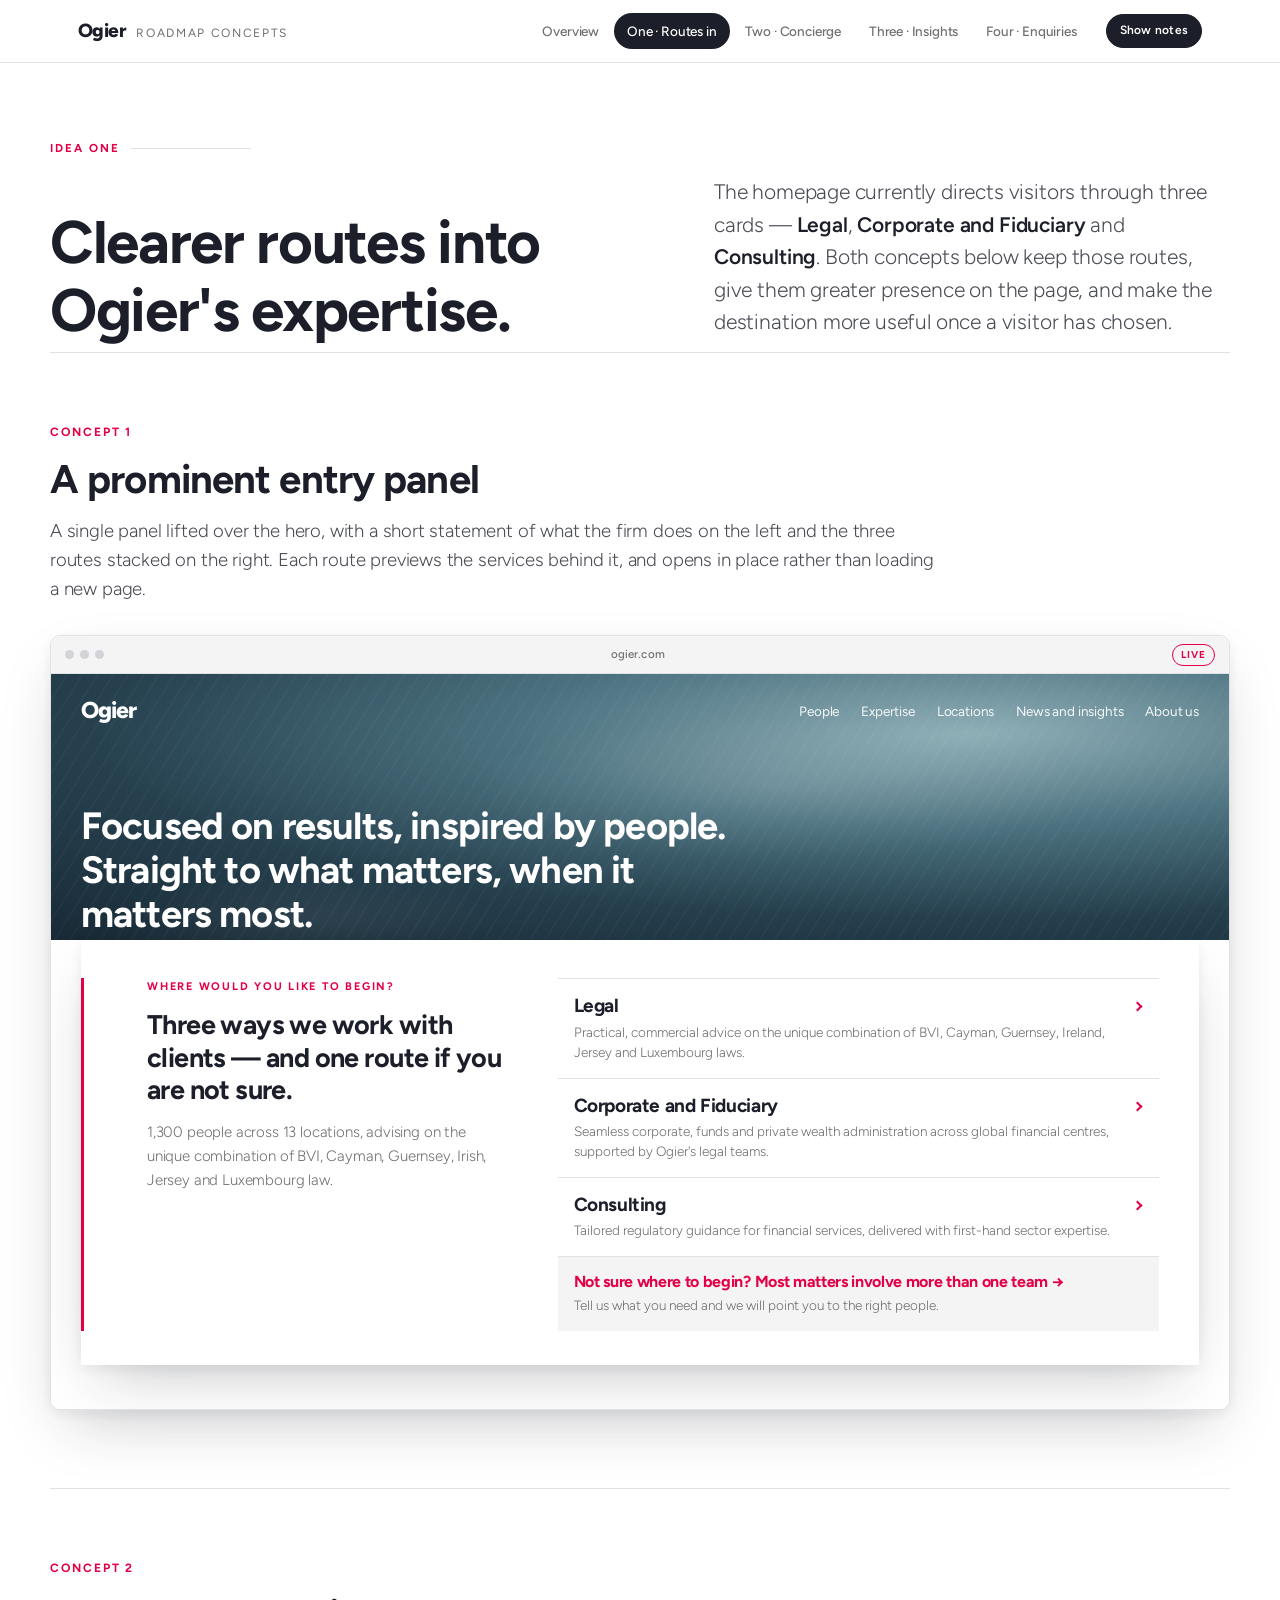
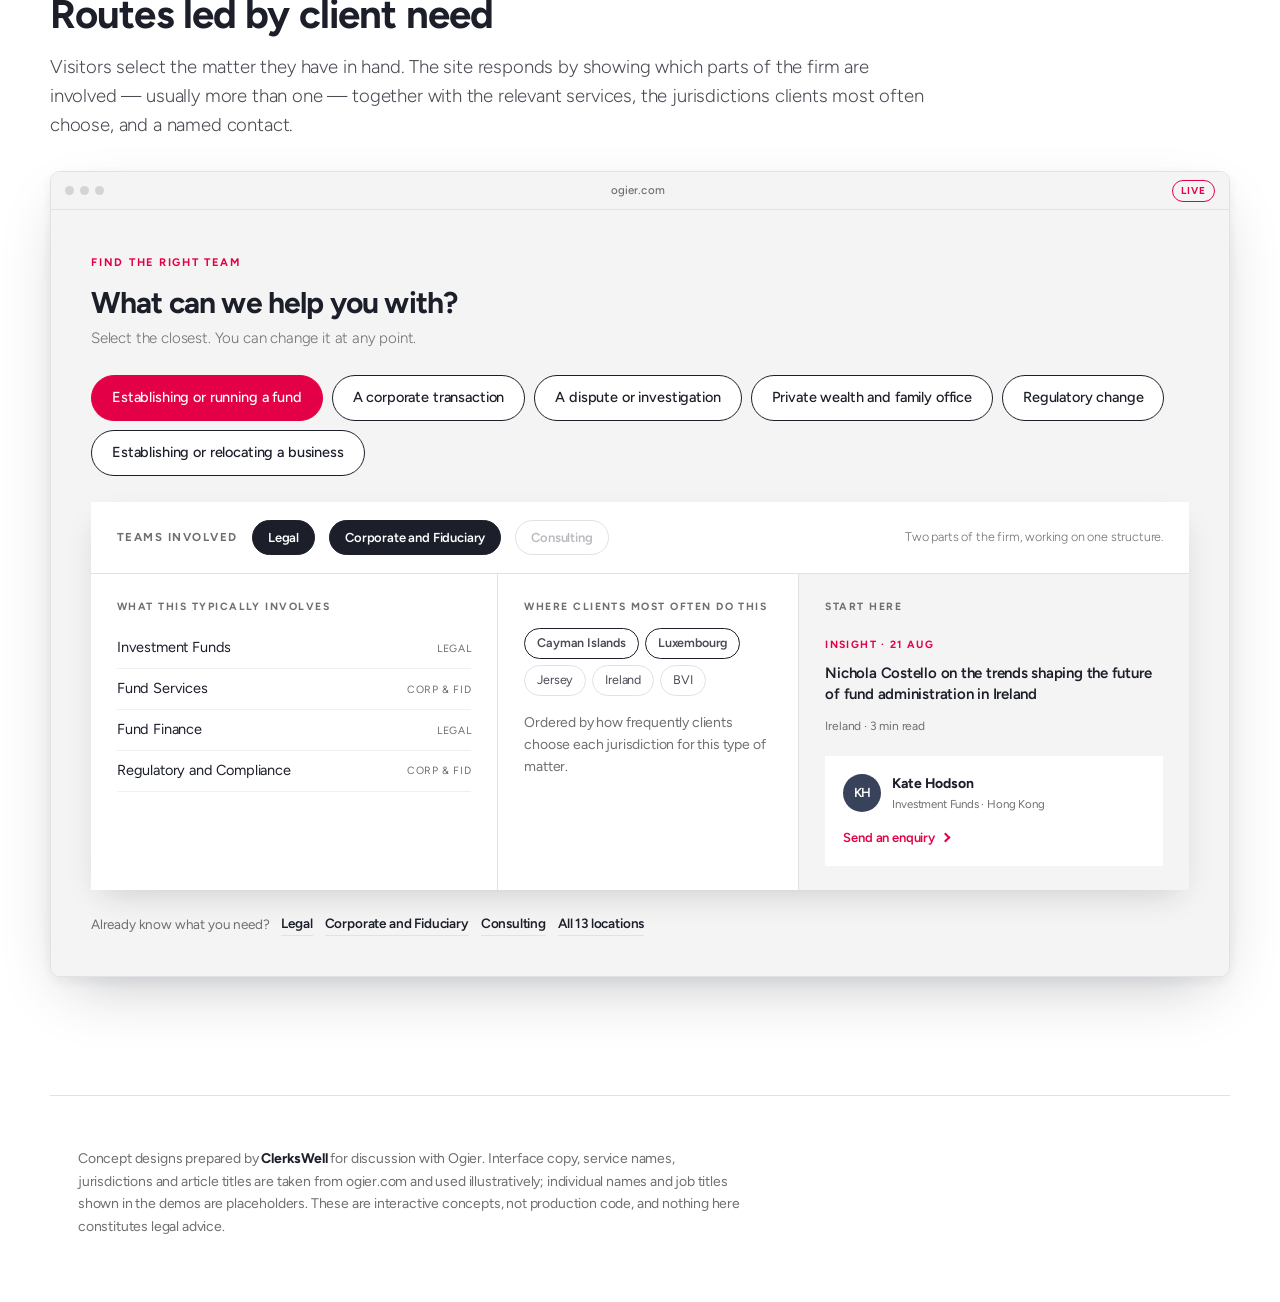
<file: idea-one.html>
<!doctype html>
<html lang="en-GB">
<head>
<meta charset="utf-8">
<meta name="viewport" content="width=device-width, initial-scale=1">
<title>Idea One: Routes into our expertise | Ogier roadmap concepts</title>
<meta name="description" content="Concept designs for the Ogier website roadmap, prepared by ClerksWell.">
<style>
/* ── Ogier roadmap concepts · ClerksWell ──────────────────────────────
   Palette sampled from ogier.com computed styles, Sept 2026.
   Brand face is brownStd (Lineto); Figtree is the closest free stand-in. */
@import url('https://fonts.googleapis.com/css2?family=Figtree:wght@300;400;500;600;700;800&display=swap');

:root{
  --ink:#1C1F2A; --ink-80:#4A4C54; --ink-60:#6F6F6F;
  --slate:#38435B; --slate-dk:#323C51;
  --crimson:#E40046; --crimson-dk:#DB003D; --crimson-lt:#FF6E93;
  --surface:#F4F4F4; --surface-2:#EBEBEB; --line:#E0E2E6; --line-soft:#EFF0F2;
  --white:#fff;
  --sans:'brownStd','Figtree',Helvetica,Arial,sans-serif;
  --shadow-lg:0 24px 60px -20px rgba(28,31,42,.28), 0 4px 12px rgba(28,31,42,.06);
  --shadow-md:0 12px 32px -12px rgba(28,31,42,.22);
  --shadow-sm:0 2px 8px rgba(28,31,42,.07);
  --ease:cubic-bezier(.22,.61,.36,1);
  --maxw:1180px;
}
*,*::before,*::after{box-sizing:border-box}
html{-webkit-text-size-adjust:100%}
body{
  margin:0; background:var(--white); color:var(--ink);
  font-family:var(--sans); font-size:17px; line-height:1.65; font-weight:400;
  letter-spacing:-.01em; -webkit-font-smoothing:antialiased;
}
img{max-width:100%}
h1,h2,h3,h4{margin:0; font-weight:700; letter-spacing:-.022em; line-height:1.12}
p{margin:0 0 1em}
a{color:inherit}
button{font:inherit; color:inherit; cursor:pointer; border:0; background:none}
:focus-visible{outline:2px solid var(--crimson); outline-offset:3px; border-radius:2px}

/* ── deck chrome ─────────────────────────────────────────────── */
.deckbar{
  position:sticky; top:0; z-index:80; background:rgba(255,255,255,.93);
  backdrop-filter:saturate(1.6) blur(14px); border-bottom:1px solid var(--line);
}
.deckbar__in{
  max-width:var(--maxw); margin:0 auto; padding:0 28px; height:62px;
  display:flex; align-items:center; gap:28px;
}
.deckbar__brand{display:flex; align-items:baseline; gap:10px; font-weight:800; font-size:19px; letter-spacing:-.03em; text-decoration:none}
.deckbar__brand span{font-weight:400; font-size:12px; letter-spacing:.14em; text-transform:uppercase; color:var(--ink-60)}
.deckbar__nav{display:flex; gap:2px; margin-left:auto; align-items:center}
.deckbar__nav a{
  text-decoration:none; font-size:13.5px; font-weight:500; padding:7px 13px; border-radius:100px;
  color:var(--ink-60); transition:.18s var(--ease);
}
.deckbar__nav a:hover{color:var(--ink); background:var(--surface)}
.deckbar__nav a[aria-current="page"]{color:var(--white); background:var(--ink)}
.annotoggle{
  margin-left:14px; font-size:12px; font-weight:600; letter-spacing:.02em;
  border:1px solid var(--line); border-radius:100px; padding:6px 13px; color:var(--ink-60);
  transition:.18s var(--ease); white-space:nowrap;
}
.annotoggle:hover{border-color:var(--ink); color:var(--ink)}
.annotoggle[data-on="false"]{background:var(--ink); border-color:var(--ink); color:var(--white)}

.wrap{max-width:var(--maxw); margin:0 auto; padding:0 28px}
.wrap--narrow{max-width:800px}

/* ── page intro ──────────────────────────────────────────────── */
.intro{padding:76px 0 8px}
.eyebrow{
  font-size:11.5px; font-weight:700; letter-spacing:.17em; text-transform:uppercase;
  color:var(--crimson); margin:0 0 18px; display:flex; align-items:center; gap:11px;
}
.eyebrow::after{content:""; height:1px; flex:1; background:var(--line); max-width:120px}
.intro h1{font-size:clamp(38px,5.4vw,60px); margin:0 0 22px; max-width:16ch}
@media (min-width:980px){
  .intro,.split{display:grid; grid-template-columns:1.08fr .92fr; column-gap:58px; align-items:end}
  .intro > .eyebrow,.split > .eyebrow{grid-column:1 / -1}
  .intro h1,.split h2{margin-bottom:0; max-width:15ch}
  .intro .lede,.split .lede{padding-bottom:5px; margin-bottom:0}
  .split .read{grid-column:1 / -1; margin-top:46px}
}
.intro .lede{font-size:21px; line-height:1.55; color:var(--ink-80); max-width:60ch; font-weight:300}
.intro .lede strong{font-weight:600; color:var(--ink)}

/* ── generic bits ────────────────────────────────────────────── */
.rule{height:1px; background:var(--line); border:0; margin:0}
.section{padding:64px 0}
.kicker{font-size:12px; font-weight:700; letter-spacing:.15em; text-transform:uppercase; color:var(--ink-60)}
.muted{color:var(--ink-60)}
.small{font-size:14px; line-height:1.6}

/* annotation blocks — hidden in presentation mode */
.anno{transition:opacity .25s var(--ease)}
body.present .anno{display:none !important}
/* with the commentary hidden, let the headings use the full measure */
body.present .concept__head{grid-template-columns:1fr; margin-bottom:32px}
body.present .concept__head h2{max-width:24ch}
body.present .concept__head .sub{max-width:74ch}

.note{
  border-left:2px solid var(--crimson); background:var(--surface); padding:16px 20px;
  font-size:14.5px; line-height:1.6; color:var(--ink-80); margin:0 0 26px;
}
.note strong{color:var(--ink)}

/* ── buttons, guardrails, plain cards (shared) ──────────────── */
.gcard{background:var(--white); border:1px solid var(--line)}
.guard{
  display:flex; gap:10px; align-items:flex-start; background:#FFF6F8; border-left:2px solid var(--crimson);
  padding:11px 14px; font-size:12.5px; line-height:1.5; color:var(--ink-80);
}
.guard b{color:var(--ink); font-weight:600}
.gbtn{
  display:inline-flex; align-items:center; gap:8px; background:var(--ink); color:#fff;
  border-radius:100px; padding:9px 18px; font-size:13px; font-weight:600; text-decoration:none;
  transition:.2s var(--ease);
}
.gbtn:hover{background:var(--crimson)}
.gbtn--ghost{background:none; color:var(--ink); border:1px solid var(--line)}
.gbtn--ghost:hover{background:var(--surface); color:var(--ink); border-color:var(--ink)}

/* ── content cards (shared across idea pages) ──────────────── */
.icard{text-decoration:none; display:block}
.icard .t{font-size:10.5px; font-weight:700; letter-spacing:.13em; text-transform:uppercase; color:var(--crimson)}
.icard h5{font-size:15px; line-height:1.35; margin:7px 0 6px; font-weight:600; letter-spacing:-.015em}
.icard:hover h5{color:var(--crimson)}
.icard .m{font-size:12px; color:var(--ink-60)}
.pcard{background:var(--surface); padding:16px 18px}
.pcard .who{display:flex; align-items:center; gap:11px}
.pcard .av{width:38px; height:38px; border-radius:50%; background:var(--slate); color:#fff; display:grid; place-items:center; font-size:13px; font-weight:600; flex:none}
.pcard b{display:block; font-size:14px}
.pcard small{display:block; font-size:11.5px; color:var(--ink-60)}
.pcard .go{display:inline-flex; align-items:center; gap:7px; margin-top:13px; font-size:13px; font-weight:600; color:var(--crimson)}

/* ── four-across principle cards (shared) ───────────────────── */
.rails{display:grid; grid-template-columns:repeat(4,1fr); gap:1px; background:var(--line); border:1px solid var(--line)}
.rails > div{background:var(--white); padding:22px 24px}
.rails b{display:block; font-size:15px; font-weight:600; letter-spacing:-.018em; margin-bottom:8px}
.rails p{font-size:13.5px; line-height:1.55; color:var(--ink-60); font-weight:300; margin:0}
.rails .ic{width:26px; height:26px; margin-bottom:13px; color:var(--crimson)}
@media (max-width:900px){ .rails{grid-template-columns:1fr} }

/* ── concept scaffolding ─────────────────────────────────────── */
.concept{padding:70px 0 78px; border-top:1px solid var(--line)}
.concept__head{display:grid; grid-template-columns:minmax(0,1fr) minmax(0,360px); gap:48px; align-items:start; margin-bottom:38px}
.concept__num{
  font-size:12px; font-weight:700; letter-spacing:.16em; text-transform:uppercase;
  color:var(--crimson); margin-bottom:14px;
}
.concept__head h2{font-size:clamp(28px,3.4vw,40px); margin:0 0 16px; max-width:20ch}
.concept__head .sub{font-size:18.5px; line-height:1.55; color:var(--ink-80); font-weight:300; margin:0; max-width:56ch}
.whylist{list-style:none; margin:0; padding:0; font-size:14.5px; line-height:1.55}
.whylist li{padding:11px 0 11px 22px; border-top:1px solid var(--line-soft); position:relative; color:var(--ink-80)}
.whylist li:first-child{border-top:0; padding-top:0}
.whylist li::before{
  content:""; position:absolute; left:0; top:19px; width:7px; height:7px;
  background:var(--crimson); border-radius:50%;
}
.whylist li:first-child::before{top:8px}
.whylist li b{color:var(--ink); font-weight:600}

/* browser frame that holds each live demo */
.frame{
  border:1px solid var(--line); border-radius:10px; overflow:hidden; background:var(--white);
  box-shadow:var(--shadow-lg);
}
.frame__bar{
  height:38px; display:flex; align-items:center; gap:8px; padding:0 14px;
  background:var(--surface); border-bottom:1px solid var(--line);
}
.frame__dots{display:flex; gap:6px}
.frame__dots i{width:9px; height:9px; border-radius:50%; background:#D2D4D8; display:block}
.frame__url{
  flex:1; text-align:center; font-size:11.5px; color:var(--ink-60); letter-spacing:.01em;
  font-weight:500; white-space:nowrap; overflow:hidden; text-overflow:ellipsis;
}
.frame__tag{
  font-size:10px; font-weight:700; letter-spacing:.11em; text-transform:uppercase;
  color:var(--crimson); border:1px solid currentColor; border-radius:100px; padding:2px 8px;
}
.frame__body{position:relative}

.demohint{
  display:flex; align-items:center; gap:9px; font-size:13px; color:var(--ink-60);
  margin:14px 0 0; font-weight:500;
}
.demohint svg{flex:none}

/* delivery footnote per concept */
.build{
  margin-top:34px; display:grid; grid-template-columns:repeat(3,1fr); gap:1px;
  background:var(--line); border:1px solid var(--line);
}
.build > div{background:var(--white); padding:18px 20px}
.build dt{font-size:11px; font-weight:700; letter-spacing:.14em; text-transform:uppercase; color:var(--ink-60); margin-bottom:6px}
.build dd{margin:0; font-size:14.5px; line-height:1.5; color:var(--ink)}

/* ── site-chrome mock used inside demos ──────────────────────── */
.og{font-family:var(--sans); color:var(--ink); background:var(--white)}
.og-nav{display:flex; align-items:center; padding:18px 30px; gap:26px; background:var(--white); position:relative; z-index:5}
.og-nav--onhero{background:transparent; position:absolute; inset:0 0 auto; z-index:6}
.og-logo{font-size:23px; font-weight:800; letter-spacing:-.045em}
.og-nav ul{display:flex; gap:22px; list-style:none; margin:0 0 0 auto; padding:0; font-size:13.5px; font-weight:400}
.og-nav--onhero .og-logo,.og-nav--onhero ul{color:var(--white)}
.og-nav li{white-space:nowrap; opacity:.92}

/* aerial-water hero, evoking ogier.com's video */
.og-hero{
  position:relative; min-height:330px; display:flex; align-items:flex-end; overflow:hidden;
  background:
    radial-gradient(120% 90% at 78% 18%, rgba(150,182,190,.95) 0%, rgba(80,120,134,.9) 32%, rgba(38,64,78,.95) 62%, rgba(22,38,50,1) 100%),
    linear-gradient(150deg,#2C4655 0%,#16242F 100%);
}
.og-hero::after{
  content:""; position:absolute; inset:0; opacity:.5; pointer-events:none;
  background:
    radial-gradient(38% 32% at 62% 34%, rgba(255,255,255,.22) 0%, rgba(255,255,255,0) 70%),
    radial-gradient(24% 20% at 22% 74%, rgba(255,255,255,.12) 0%, rgba(255,255,255,0) 70%),
    repeating-linear-gradient(122deg, rgba(255,255,255,.055) 0 2px, rgba(255,255,255,0) 2px 13px);
}
.og-hero__in{position:relative; z-index:3; padding:100px 30px 46px; max-width:720px}
.og-hero h1{color:var(--white); font-size:clamp(26px,3.1vw,38px); line-height:1.16; margin:0 0 22px; font-weight:700}
.og-pill{
  display:inline-flex; align-items:center; gap:9px; background:var(--crimson); color:var(--white);
  border-radius:100px; padding:11px 22px; font-size:14px; font-weight:600; text-decoration:none;
  transition:.2s var(--ease);
}
.og-pill:hover{background:var(--crimson-dk)}
.chev{width:7px; height:7px; border-right:2px solid currentColor; border-top:2px solid currentColor; transform:rotate(45deg); flex:none}

@media (max-width:860px){
  .concept__head{grid-template-columns:1fr; gap:26px}
  .og-nav ul{display:none}
  .build{grid-template-columns:1fr}
  .deckbar__in{padding:0 18px; gap:12px}
  .wrap{padding:0 18px}
  .deckbar__brand span{display:none}
}
@media (max-width:1180px){
  .navtail{display:none}
}
@media (max-width:780px){
  .deckbar__in{gap:8px}
  .deckbar__nav{gap:0}
  .deckbar__nav a{padding:7px 9px; font-size:12.5px}
  .annotoggle{margin-left:6px; padding:6px 10px; font-size:11px}
}
@media (max-width:430px){
  .deckbar__nav{overflow-x:auto; scrollbar-width:none; -ms-overflow-style:none; max-width:100%}
  .deckbar__nav::-webkit-scrollbar{display:none}
  .deckbar__nav a{white-space:nowrap}
}

/* citation marker */
.cite{position:relative; top:-.45em; vertical-align:baseline; line-height:1}

</style>
<style>
/* ═══ IDEA ONE ═══════════════════════════════════════════════ */
/* — Concept A: the shelf — */
.shelfzone{background:var(--white); padding:0 30px 44px; margin-top:-64px; position:relative; z-index:7}
.shelf{background:var(--white); box-shadow:var(--shadow-lg); padding:38px 40px 34px; position:relative}
.shelf::before{content:""; position:absolute; left:0; top:38px; bottom:34px; width:3px; background:var(--crimson)}
.shelf__root{display:grid; grid-template-columns:minmax(0,.78fr) minmax(0,1.22fr); gap:52px}
.shelf__lead{padding-left:26px}
.shelf__lead .k{font-size:11px; font-weight:700; letter-spacing:.16em; text-transform:uppercase; color:var(--crimson); display:block; margin-bottom:13px}
.shelf__lead h3{font-size:27px; line-height:1.2; margin:0 0 13px}
.shelf__lead p{font-size:15px; line-height:1.6; color:var(--ink-60); margin:0; font-weight:300}
.shelf__rows{border-top:1px solid var(--line)}

.srow{
  display:block; width:100%; text-align:left; border-bottom:1px solid var(--line);
  padding:15px 40px 15px 16px; position:relative; transition:.22s var(--ease); background:none;
}
.srow::before{content:""; position:absolute; left:0; top:0; bottom:0; width:0; background:var(--crimson); transition:.22s var(--ease)}
.srow:hover,.srow:focus-visible{background:var(--surface)}
.srow:hover::before,.srow:focus-visible::before{width:3px}
.srow__t{display:block; font-size:19px; font-weight:700; letter-spacing:-.02em; line-height:1.3}
.srow__d{display:block; font-size:13.5px; color:var(--ink-60); margin-top:3px; line-height:1.5; font-weight:300}
.srow .chev{position:absolute; right:18px; top:24px; color:var(--crimson); transition:.22s var(--ease)}
.srow:hover .chev{transform:rotate(45deg) translate(3px,-3px)}
.srow__pills{
  display:flex; flex-wrap:wrap; gap:6px; max-height:0; overflow:hidden;
  transition:max-height .28s var(--ease), margin .28s var(--ease), opacity .2s var(--ease); opacity:0;
}
.srow:hover .srow__pills,.srow:focus-visible .srow__pills{max-height:70px; margin-top:11px; opacity:1}
.srow__pills span{
  font-size:11.5px; font-weight:500; color:var(--ink-80); background:var(--white);
  border:1px solid var(--line); border-radius:100px; padding:3px 10px; white-space:nowrap;
}
.srow__pills span:last-child{border-style:dashed; color:var(--ink-60)}
.srow--alt{background:var(--surface); border-bottom:0}
.srow--alt .srow__t{font-size:16px; color:var(--crimson)}

/* shelf level 2 */
.sdetail{display:none}
.shelf[data-view="detail"] .shelf__root{display:none}
.shelf[data-view="detail"] .sdetail.is-on{display:block; animation:fadein .3s var(--ease)}
@keyframes fadein{from{opacity:0; transform:translateY(6px)}to{opacity:1; transform:none}}
.sback{
  display:inline-flex; align-items:center; gap:8px; font-size:12.5px; font-weight:600;
  color:var(--ink-60); margin:0 0 20px 26px; transition:.18s var(--ease);
}
.sback:hover{color:var(--crimson)}
.sback .chev{transform:rotate(-135deg); width:6px; height:6px}
.sdetail__grid{display:grid; grid-template-columns:minmax(0,.78fr) minmax(0,1.22fr); gap:52px; padding-left:26px}
.sdetail__lead h4{font-size:25px; margin:0 0 12px}
.sdetail__lead p{font-size:14.5px; line-height:1.6; color:var(--ink-60); font-weight:300}
.sdetail__stat{display:flex; gap:22px; margin:20px 0 22px; padding-top:18px; border-top:1px solid var(--line)}
.sdetail__stat div b{display:block; font-size:23px; font-weight:700; letter-spacing:-.03em}
.sdetail__stat div span{font-size:11.5px; color:var(--ink-60); letter-spacing:.02em}
.sdetail__cols{display:grid; grid-template-columns:repeat(3,1fr); gap:8px 26px}
.sdetail__cols a{
  display:block; text-decoration:none; font-size:14px; padding:7px 0; border-bottom:1px solid var(--line-soft);
  color:var(--ink-80); transition:.16s var(--ease);
}
.sdetail__cols a:hover{color:var(--crimson); padding-left:5px}
.sdetail__foot{
  margin:30px 0 0 26px; padding-top:24px; border-top:1px solid var(--line);
  display:grid; grid-template-columns:1fr 1fr 250px; gap:26px;
}

/* — Concept C: route finder — */
.finder{background:var(--surface); padding:44px 40px 40px}
.finder__k{font-size:11px; font-weight:700; letter-spacing:.16em; text-transform:uppercase; color:var(--crimson); margin-bottom:14px}
.finder h3{font-size:30px; margin:0 0 6px; letter-spacing:-.028em}
.finder h3 em{font-style:normal; color:var(--ink-60); font-weight:300}
.finder__sub{font-size:15px; color:var(--ink-60); font-weight:300; margin:0 0 24px}
.finder__chips{display:flex; flex-wrap:wrap; gap:9px; margin-bottom:6px}
.fchip{
  border:1px solid var(--ink); background:var(--white); border-radius:100px; padding:10px 20px;
  font-size:14.5px; font-weight:500; transition:.2s var(--ease); letter-spacing:-.01em;
}
.fchip:hover{background:var(--ink); color:var(--white)}
.fchip[aria-pressed="true"]{background:var(--crimson); border-color:var(--crimson); color:var(--white)}
.finder__out{margin-top:26px; background:var(--white); box-shadow:var(--shadow-md); padding:0; animation:fadein .32s var(--ease)}
.fo__lines{display:flex; align-items:center; gap:14px; padding:18px 26px; border-bottom:1px solid var(--line); flex-wrap:wrap}
.fo__lines .lbl{font-size:11.5px; font-weight:700; letter-spacing:.13em; text-transform:uppercase; color:var(--ink-60)}
.lbadge{
  font-size:13px; font-weight:600; border:1px solid var(--line); border-radius:100px; padding:6px 15px;
  color:#B9BBC0; background:var(--white); transition:.3s var(--ease);
}
.lbadge.on{background:var(--ink); border-color:var(--ink); color:var(--white)}
.fo__lines .say{font-size:12.5px; color:var(--ink-60); margin-left:auto; font-weight:300}
.fo__body{display:grid; grid-template-columns:1.15fr .85fr 1.1fr; gap:0}
.fo__col{padding:24px 26px; border-right:1px solid var(--line)}
.fo__col:last-child{border-right:0; background:var(--surface)}
.fo__col h6{font-size:10.5px; font-weight:700; letter-spacing:.14em; text-transform:uppercase; color:var(--ink-60); margin:0 0 13px}
.fo__col a.svc{display:flex; align-items:center; justify-content:space-between; gap:10px; text-decoration:none; font-size:14.5px; padding:8px 0; border-bottom:1px solid var(--line-soft); transition:.16s var(--ease)}
.fo__col a.svc:hover{color:var(--crimson)}
.fo__col a.svc em{font-style:normal; font-size:10.5px; letter-spacing:.06em; text-transform:uppercase; color:var(--ink-60); flex:none}
.jchips{display:flex; flex-wrap:wrap; gap:6px}
.jchips span{font-size:12.5px; border:1px solid var(--line); border-radius:100px; padding:4px 12px; color:var(--ink-80)}
.jchips span.pri{border-color:var(--ink); font-weight:600}
.finder__alt{display:flex; align-items:center; gap:12px; margin-top:22px; flex-wrap:wrap; font-size:13.5px; color:var(--ink-60)}
.finder__alt a{font-weight:600; color:var(--ink); text-decoration:none; border-bottom:1px solid var(--line); padding-bottom:1px}
.finder__alt a:hover{color:var(--crimson); border-color:var(--crimson)}

@media (max-width:900px){
  .shelf__root,.sdetail__grid{grid-template-columns:1fr; gap:26px}
  .sdetail__cols{grid-template-columns:repeat(2,1fr)}
  .sdetail__foot,.fo__body{grid-template-columns:1fr}
  .shelfzone{padding:0 16px 30px}
  .shelf{padding:26px 22px}
  .finder{padding:28px 20px}
}
</style>
</head>
<body class="present">
<header class="deckbar">
  <div class="deckbar__in">
    <a class="deckbar__brand" href="index.html">Ogier <span>Roadmap concepts</span></a>
    <nav class="deckbar__nav">
      <a href="index.html">Overview</a>
      <a href="idea-one.html" aria-current="page">One<span class="navtail"> · Routes in</span></a>
      <a href="idea-two.html">Two<span class="navtail"> · Concierge</span></a>
      <a href="idea-three.html">Three<span class="navtail"> · Insights</span></a>
      <a href="idea-four.html">Four<span class="navtail"> · Enquiries</span></a>
      <button class="annotoggle" id="annotoggle" data-on="false" type="button">Show notes</button>
    </nav>
  </div>
</header>
<main>
<section class="wrap intro">
  <p class="eyebrow">Idea One</p>
  <h1>Clearer routes into Ogier's expertise.</h1>
  <p class="lede">The homepage currently directs visitors through three cards — <strong>Legal</strong>,
  <strong>Corporate and Fiduciary</strong> and <strong>Consulting</strong>. Both concepts below keep
  those routes, give them greater presence on the page, and make the destination more useful once
  a visitor has chosen.</p>
</section>

<section class="wrap anno" style="padding:34px 0 10px">
  <div class="note">
    <strong>The opportunity.</strong> The three routes are named after the way the firm is
    organised. A client with a fund to establish is rarely certain whether that begins with Legal
    or with Corporate and Fiduciary, and in most cases the answer is both — which is the strength
    of the model, and the part the current component does not convey. The concepts that follow
    either defer that question until we have helped, or answer it on the visitor's behalf.
  </div>
</section>

<!-- ══ CONCEPT 1 ══════════════════════════════════════════ -->
<section class="wrap concept" id="c1">
  <div class="concept__head">
    <div>
      <p class="concept__num">Concept 1</p>
      <h2>A prominent entry panel</h2>
      <p class="sub">A single panel lifted over the hero, with a short statement of what the firm
      does on the left and the three routes stacked on the right. Each route previews the services
      behind it, and opens in place rather than loading a new page.</p>
    </div>
    <ul class="whylist anno">
      <li><b>Raises the choice up the page.</b> The panel overlaps the hero, so all three routes are visible without scrolling.</li>
      <li><b>Shows what sits behind each route.</b> A preview of the services within lets visitors choose with confidence.</li>
      <li><b>Keeps visitors on the homepage.</b> Selecting a route opens the second level in place, preserving the hero.</li>
    </ul>
  </div>

  <div class="frame">
    <div class="frame__bar">
      <div class="frame__dots"><i></i><i></i><i></i></div>
      <div class="frame__url">ogier.com</div>
      <div class="frame__tag">Live</div>
    </div>
    <div class="frame__body">
      <div class="og">
        <div class="og-hero">
          <nav class="og-nav og-nav--onhero">
            <div class="og-logo">Ogier</div>
            <ul><li>People</li><li>Expertise</li><li>Locations</li><li>News and insights</li><li>About us</li></ul>
          </nav>
          <div class="og-hero__in">
            <h1>Focused on results, inspired by people. Straight to what matters, when it matters most.</h1>
          </div>
        </div>
        <div class="shelfzone">
          <div class="shelf" id="shelf" data-view="root">

            <div class="shelf__root">
              <div class="shelf__lead">
                <span class="k">Where would you like to begin?</span>
                <h3>Three ways we work with clients — and one route if you are not sure.</h3>
                <p>1,300 people across 13 locations, advising on the unique combination of BVI,
                Cayman, Guernsey, Irish, Jersey and Luxembourg law.</p>
              </div>
              <div class="shelf__rows">
                <button class="srow" data-open="legal" type="button">
                  <span class="srow__t">Legal</span>
                  <span class="srow__d">Practical, commercial advice on the unique combination of BVI, Cayman, Guernsey, Ireland, Jersey and Luxembourg laws.</span>
                  <span class="srow__pills"><span>Investment Funds</span><span>Corporate</span><span>Dispute Resolution</span><span>Private Wealth</span><span>+ 10 more</span></span>
                  <span class="chev"></span>
                </button>
                <button class="srow" data-open="cf" type="button">
                  <span class="srow__t">Corporate and Fiduciary</span>
                  <span class="srow__d">Seamless corporate, funds and private wealth administration across global financial centres, supported by Ogier's legal teams.</span>
                  <span class="srow__pills"><span>Fund Services</span><span>Corporate Services</span><span>Private Wealth Services</span><span>Governance</span><span>+ 4 more</span></span>
                  <span class="chev"></span>
                </button>
                <button class="srow" data-open="con" type="button">
                  <span class="srow__t">Consulting</span>
                  <span class="srow__d">Tailored regulatory guidance for financial services, delivered with first-hand sector expertise.</span>
                  <span class="srow__pills"><span>Regulatory Consulting</span><span>Ogier e-learning</span><span>eDiscovery Services</span></span>
                  <span class="chev"></span>
                </button>
                <button class="srow srow--alt" data-open="legal" type="button">
                  <span class="srow__t">Not sure where to begin? Most matters involve more than one team →</span>
                  <span class="srow__d">Tell us what you need and we will point you to the right people.</span>
                </button>
              </div>
            </div>

            <div class="sdetail" id="d-legal">
              <button class="sback" type="button"><span class="chev"></span> All three</button>
              <div class="sdetail__grid">
                <div class="sdetail__lead">
                  <h4>Legal</h4>
                  <p>Practical, commercial advice on the unique combination of BVI, Cayman,
                  Guernsey, Ireland, Jersey and Luxembourg laws — frequently alongside our
                  Corporate and Fiduciary teams on the same structure.</p>
                  <div class="sdetail__stat">
                    <div><b>14</b><span>SERVICES</span></div>
                    <div><b>6</b><span>LEGAL SYSTEMS</span></div>
                    <div><b>13</b><span>LOCATIONS</span></div>
                  </div>
                  <a class="og-pill" href="#c1">Explore Legal <span class="chev"></span></a>
                </div>
                <div class="sdetail__cols">
                  <a href="#c1">Banking and Finance</a><a href="#c1">Corporate</a><a href="#c1">Dispute Resolution</a>
                  <a href="#c1">Employment and Immigration</a><a href="#c1">Intellectual Property</a><a href="#c1">Investment Funds</a>
                  <a href="#c1">Listing Services</a><a href="#c1">Local Legal Services</a><a href="#c1">Private Wealth</a>
                  <a href="#c1">Property Law</a><a href="#c1">Regulatory</a><a href="#c1">Relocation Services</a>
                  <a href="#c1">Restructuring and Insolvency</a><a href="#c1">Tax</a>
                </div>
              </div>
              <div class="sdetail__foot">
                <a class="icard" href="#c1"><span class="t">Insight · 4 Sept</span><h5>Luxembourg's new carried interest regime</h5><span class="m">Aurélie Clementz · Luxembourg</span></a>
                <a class="icard" href="#c1"><span class="t">Deal · 2 Sept</span><h5>Ogier advises Apollo funds on easyJet purchase</h5><span class="m">Corporate · Jersey</span></a>
                <div class="pcard">
                  <div class="who"><span class="av">SM</span><div><b>Steve Meiklejohn</b><small>Legal · Jersey</small></div></div>
                  <span class="go">Speak to the Legal team <span class="chev"></span></span>
                </div>
              </div>
            </div>

            <div class="sdetail" id="d-cf">
              <button class="sback" type="button"><span class="chev"></span> All three</button>
              <div class="sdetail__grid">
                <div class="sdetail__lead">
                  <h4>Corporate and Fiduciary</h4>
                  <p>Seamless corporate, funds and private wealth administration across global
                  financial centres, supported throughout by Ogier's legal teams.</p>
                  <div class="sdetail__stat">
                    <div><b>8</b><span>SERVICES</span></div>
                    <div><b>13</b><span>LOCATIONS</span></div>
                    <div><b>29</b><span>LANGUAGES</span></div>
                  </div>
                  <a class="og-pill" href="#c1">Explore Corporate and Fiduciary <span class="chev"></span></a>
                </div>
                <div class="sdetail__cols">
                  <a href="#c1">Corporate Services</a><a href="#c1">Fund Services</a><a href="#c1">Private Wealth Services</a>
                  <a href="#c1">Governance Services</a><a href="#c1">Regulatory and Compliance</a><a href="#c1">Accounting and Reporting</a>
                  <a href="#c1">Ogier Connect</a><a href="#c1">Training</a>
                </div>
              </div>
              <div class="sdetail__foot">
                <a class="icard" href="#c1"><span class="t">Insight · 21 Aug</span><h5>Nichola Costello on the trends shaping the future of fund administration in Ireland</h5><span class="m">Ireland</span></a>
                <a class="icard" href="#c1"><span class="t">Guide · 10 Aug</span><h5>At a Glance Guide to Trustee and Agency Services</h5><span class="m">Global</span></a>
                <div class="pcard">
                  <div class="who"><span class="av">NC</span><div><b>Nichola Costello</b><small>Fund Services · Ireland</small></div></div>
                  <span class="go">Speak to the administration team <span class="chev"></span></span>
                </div>
              </div>
            </div>

            <div class="sdetail" id="d-con">
              <button class="sback" type="button"><span class="chev"></span> All three</button>
              <div class="sdetail__grid">
                <div class="sdetail__lead">
                  <h4>Consulting</h4>
                  <p>Tailored regulatory guidance for financial services, delivered with first-hand
                  sector expertise and supported by e-learning built for the same audiences.</p>
                  <div class="sdetail__stat">
                    <div><b>3</b><span>SERVICES</span></div>
                    <div><b>4</b><span>CORE JURISDICTIONS</span></div>
                  </div>
                  <a class="og-pill" href="#c1">Explore Consulting <span class="chev"></span></a>
                </div>
                <div class="sdetail__cols">
                  <a href="#c1">Ogier Regulatory Consulting</a><a href="#c1">Ogier e-learning</a><a href="#c1">eDiscovery Services</a>
                  <a href="#c1">Cayman Islands AML/CFT training</a><a href="#c1">BVI CRS training</a><a href="#c1">Economic Substance</a>
                </div>
              </div>
              <div class="sdetail__foot">
                <a class="icard" href="#c1"><span class="t">Insight · 14 Aug</span><h5>Navigating the latest Register of Overseas Entities requirements</h5><span class="m">Stuart Watson · London</span></a>
                <a class="icard" href="#c1"><span class="t">Newsletter · 14 Aug</span><h5>Asset Management Essentials: Ireland — Q3 2026</h5><span class="m">Ireland</span></a>
                <div class="pcard">
                  <div class="who"><span class="av">SW</span><div><b>Stuart Watson</b><small>Regulatory · London</small></div></div>
                  <span class="go">Speak to the consulting team <span class="chev"></span></span>
                </div>
              </div>
            </div>

          </div>
        </div>
      </div>
    </div>
  </div>
  <p class="demohint anno">
    <svg width="15" height="15" viewBox="0 0 24 24" fill="none" stroke="currentColor" stroke-width="2"><path d="M9 11.5V5a2 2 0 1 1 4 0v6"/><path d="M13 11V4a2 2 0 1 1 4 0v8"/><path d="M17 11.5V7a2 2 0 1 1 4 0v9a6 6 0 0 1-6 6h-2a7 7 0 0 1-6-4l-2.5-4a2 2 0 0 1 3.2-2.3L9 14"/></svg>
    Hover a route to preview its services, then select one to open the second level in place
  </p>
  <dl class="build anno">
    <div><dt>Effort</dt><dd>Contained. One new homepage component, with no change to the information architecture.</dd></div>
    <div><dt>Content required</dt><dd>A single sentence per route, and four curated services behind each.</dd></div>
    <div><dt>Suggested phase</dt><dd>Phase one — a visible improvement that can go live early.</dd></div>
  </dl>
</section>

<!-- ══ CONCEPT 2 ══════════════════════════════════════════ -->
<section class="wrap concept" id="c2">
  <div class="concept__head">
    <div>
      <p class="concept__num">Concept 2</p>
      <h2>Routes led by client need</h2>
      <p class="sub">Visitors select the matter they have in hand. The site responds by showing
      which parts of the firm are involved — usually more than one — together with the relevant
      services, the jurisdictions clients most often choose, and a named contact.</p>
    </div>
    <ul class="whylist anno">
      <li><b>Presents the firm as clients experience it.</b> Two teams engaged on a single matter is the clearest expression of how Ogier works.</li>
      <li><b>Matches the language clients use.</b> Enquiries arrive described as matters, not as departments.</li>
      <li><b>Loses nothing.</b> The three routes remain beneath, for visitors who already know where they are going.</li>
    </ul>
  </div>

  <div class="frame">
    <div class="frame__bar">
      <div class="frame__dots"><i></i><i></i><i></i></div>
      <div class="frame__url">ogier.com</div>
      <div class="frame__tag">Live</div>
    </div>
    <div class="frame__body">
      <div class="finder">
        <p class="finder__k">Find the right team</p>
        <h3>What can we help you with?</h3>
        <p class="finder__sub">Select the closest. You can change it at any point.</p>
        <div class="finder__chips" id="fchips">
          <button class="fchip" type="button" data-k="funds" aria-pressed="false">Establishing or running a fund</button>
          <button class="fchip" type="button" data-k="deal" aria-pressed="false">A corporate transaction</button>
          <button class="fchip" type="button" data-k="dispute" aria-pressed="false">A dispute or investigation</button>
          <button class="fchip" type="button" data-k="wealth" aria-pressed="false">Private wealth and family office</button>
          <button class="fchip" type="button" data-k="reg" aria-pressed="false">Regulatory change</button>
          <button class="fchip" type="button" data-k="move" aria-pressed="false">Establishing or relocating a business</button>
        </div>
        <div class="finder__out" id="fout" hidden></div>
        <div class="finder__alt">
          <span>Already know what you need?</span>
          <a href="#c2">Legal</a><a href="#c2">Corporate and Fiduciary</a><a href="#c2">Consulting</a>
          <a href="#c2">All 13 locations</a>
        </div>
      </div>
    </div>
  </div>
  <p class="demohint anno">
    <svg width="15" height="15" viewBox="0 0 24 24" fill="none" stroke="currentColor" stroke-width="2"><path d="M9 11.5V5a2 2 0 1 1 4 0v6"/><path d="M13 11V4a2 2 0 1 1 4 0v8"/><path d="M17 11.5V7a2 2 0 1 1 4 0v9a6 6 0 0 1-6 6h-2a7 7 0 0 1-6-4l-2.5-4a2 2 0 0 1 3.2-2.3L9 14"/></svg>
    Select any of the six matters and note which teams are shown as involved
  </p>
  <dl class="build anno">
    <div><dt>Effort</dt><dd>Moderate. The interface is straightforward; agreeing the mapping is the work.</dd></div>
    <div><dt>Content required</dt><dd>Six client needs, each mapped to services, jurisdictions and an owner.</dd></div>
    <div><dt>Suggested phase</dt><dd>Phase two — the same mapping supports ideas two and four.</dd></div>
  </dl>
</section>

<section class="wrap anno" style="padding:12px 0 20px">
  <div class="note" style="border-color:var(--ink)">
    <strong>Our recommendation.</strong> The entry panel is the contained build and can go live
    first, without touching the information architecture. It then provides the shell for the second
    concept: the panel's fourth row is already the entry point for need-led routing, and the
    mapping of client needs to services that it requires is the same mapping behind ideas two,
    three and four. It is worth building once, properly.
  </div>
  <p style="margin-top:26px"><a href="idea-two.html" style="font-weight:600;color:var(--crimson);text-decoration:none">Next: Idea Two — a digital concierge <span class="chev" style="display:inline-block"></span></a></p>
</section>
</main>
<footer class="wrap" style="padding-top:52px;padding-bottom:64px;border-top:1px solid var(--line);margin-top:40px">
  <p class="small muted" style="margin:0;max-width:74ch">
    Concept designs prepared by <strong style="color:var(--ink)">ClerksWell</strong> for discussion with Ogier.
    Interface copy, service names, jurisdictions and article titles are taken from ogier.com and used
    illustratively; individual names and job titles shown in the demos are placeholders. These are
    interactive concepts, not production code, and nothing here constitutes legal advice.
  </p>
</footer>
<script>
(function(){
  var t=document.getElementById('annotoggle');
  t.addEventListener('click',function(){
    var on=t.dataset.on==='true';
    document.body.classList.toggle('present',on);
    t.dataset.on=on?'false':'true';
    t.textContent=on?'Show notes':'Hide notes';
  });
})();
</script>
<script>
/* ── Concept 1: entry panel ───────────────────────── */
(function(){
  var shelf = document.getElementById('shelf');
  if(!shelf) return;
  function show(key){
    shelf.querySelectorAll('.sdetail').forEach(function(d){ d.classList.remove('is-on'); });
    var t = shelf.querySelector('#d-'+key);
    if(t){ t.classList.add('is-on'); shelf.dataset.view='detail'; }
  }
  shelf.querySelectorAll('.srow').forEach(function(b){
    b.addEventListener('click', function(){ show(b.dataset.open); });
  });
  shelf.querySelectorAll('.sback').forEach(function(b){
    b.addEventListener('click', function(){
      shelf.dataset.view='root';
      shelf.querySelectorAll('.sdetail').forEach(function(d){ d.classList.remove('is-on'); });
    });
  });
})();

/* ── Concept 2: need-led routing ──────────────────── */
(function(){
  var chips = document.getElementById('fchips'), out = document.getElementById('fout');
  if(!chips || !out) return;

  var DATA = {
    funds: {
      lines:['legal','cf'],
      say:'Two parts of the firm, working on one structure.',
      services:[['Investment Funds','Legal'],['Fund Services','Corp &amp; Fid'],['Fund Finance','Legal'],['Regulatory and Compliance','Corp &amp; Fid']],
      juris:[['Cayman Islands',1],['Luxembourg',1],['Jersey',0],['Ireland',0],['BVI',0]],
      read:{t:'Insight · 21 Aug',h:"Nichola Costello on the trends shaping the future of fund administration in Ireland",m:'Ireland · 3 min read'},
      who:{i:'KH',n:'Kate Hodson',r:'Investment Funds · Hong Kong'}
    },
    deal: {
      lines:['legal','cf'],
      say:'Legal leads, with administration alongside.',
      services:[['Mergers and Acquisitions','Legal'],['Private Equity','Legal'],['Equity Capital Markets','Legal'],['Corporate Administration','Corp &amp; Fid']],
      juris:[['Cayman Islands',1],['BVI',1],['Jersey',0],['Luxembourg',0]],
      read:{t:'Deal · 2 Sept',h:'Ogier advises Apollo funds on easyJet purchase',m:'Corporate · Jersey'},
      who:{i:'SD',n:'Simon Dinning',r:'Corporate · Jersey'}
    },
    dispute: {
      lines:['legal','con'],
      say:'Litigators and consultants under a single instruction.',
      services:[['Dispute Resolution','Legal'],['Fraud and Asset Tracing','Legal'],['Restructuring and Insolvency','Legal'],['eDiscovery Services','Consulting']],
      juris:[['Cayman Islands',1],['BVI',1],['Jersey',0],['Guernsey',0]],
      read:{t:'Insight · 17 Aug',h:'No jurisdiction to wind up a company ex parte: Cayman Court of Appeal rules in latest PetroSaudi judgment',m:'Cayman Islands · 4 min read'},
      who:{i:'RK',n:'Rondelle Keller',r:'Dispute Resolution · Cayman Islands'}
    },
    wealth: {
      lines:['legal','cf'],
      say:'Advice and trusteeship from one firm.',
      services:[['Private Wealth','Legal'],['Trust Advisory Group','Legal'],['Private Wealth Services','Corp &amp; Fid'],['Family Office','Legal']],
      juris:[['Jersey',1],['Guernsey',1],['Cayman Islands',0],['Hong Kong',0]],
      read:{t:'Insight · 27 Aug',h:"China's new offshore trust tax rules: what families should consider now",m:'Hong Kong · 3 min read'},
      who:{i:'JH',n:'Josephine Howe',r:'Private Wealth · Jersey'}
    },
    reg: {
      lines:['con','legal','cf'],
      say:'All three parts of the firm.',
      services:[['Ogier Regulatory Consulting','Consulting'],['Financial Services and Regulation','Legal'],['Economic Substance','Legal'],['Ogier e-learning','Consulting']],
      juris:[['Cayman Islands',1],['BVI',1],['Guernsey',0],['Jersey',0],['Luxembourg',0]],
      read:{t:'Insight · 14 Aug',h:'Navigating the latest Register of Overseas Entities requirements',m:'Stuart Watson · London'},
      who:{i:'SW',n:'Stuart Watson',r:'Regulatory · London'}
    },
    move: {
      lines:['legal','cf'],
      say:'From licence application to registered office.',
      services:[['Relocation Services','Legal'],['Employment and Immigration','Legal'],['Corporate Services','Corp &amp; Fid'],['Governance Services','Corp &amp; Fid']],
      juris:[['Jersey',1],['Guernsey',1],['Dubai',0],['Ireland',0],['Cayman Islands',0]],
      read:{t:'Insight · 12 Aug',h:'DIFC prescribed company reforms: greater flexibility for international investors and family offices',m:'Daniel Pacic · Singapore'},
      who:{i:'DP',n:'Daniel Pacic',r:'Corporate · Singapore'}
    }
  };
  var NAMES = {legal:'Legal', cf:'Corporate and Fiduciary', con:'Consulting'};

  function render(d){
    var badges = ['legal','cf','con'].map(function(k){
      return '<span class="lbadge'+(d.lines.indexOf(k)>-1?' on':'')+'">'+NAMES[k]+'</span>';
    }).join('');
    var svc = d.services.map(function(s){
      return '<a class="svc" href="#c2">'+s[0]+' <em>'+s[1]+'</em></a>';
    }).join('');
    var jur = d.juris.map(function(j){
      return '<span'+(j[1]?' class="pri"':'')+'>'+j[0]+'</span>';
    }).join('');
    out.innerHTML =
      '<div class="fo__lines"><span class="lbl">Teams involved</span>'+badges+
        '<span class="say">'+d.say+'</span></div>'+
      '<div class="fo__body">'+
        '<div class="fo__col"><h6>What this typically involves</h6>'+svc+'</div>'+
        '<div class="fo__col"><h6>Where clients most often do this</h6><div class="jchips">'+jur+'</div>'+
          '<p class="small muted" style="margin:16px 0 0">Ordered by how frequently clients choose each jurisdiction for this type of matter.</p></div>'+
        '<div class="fo__col"><h6>Start here</h6>'+
          '<a class="icard" href="#c2"><span class="t">'+d.read.t+'</span><h5>'+d.read.h+'</h5><span class="m">'+d.read.m+'</span></a>'+
          '<div class="pcard" style="margin-top:18px;background:var(--white)"><div class="who"><span class="av">'+d.who.i+'</span>'+
            '<div><b>'+d.who.n+'</b><small>'+d.who.r+'</small></div></div>'+
            '<span class="go">Send an enquiry <span class="chev"></span></span></div>'+
        '</div>'+
      '</div>';
    out.hidden = false;
  }

  chips.addEventListener('click', function(e){
    var b = e.target.closest('.fchip'); if(!b) return;
    chips.querySelectorAll('.fchip').forEach(function(x){ x.setAttribute('aria-pressed', x===b ? 'true':'false'); });
    render(DATA[b.dataset.k]);
  });
  chips.querySelector('.fchip').click();
})();
</script>
</body>
</html>
</file>
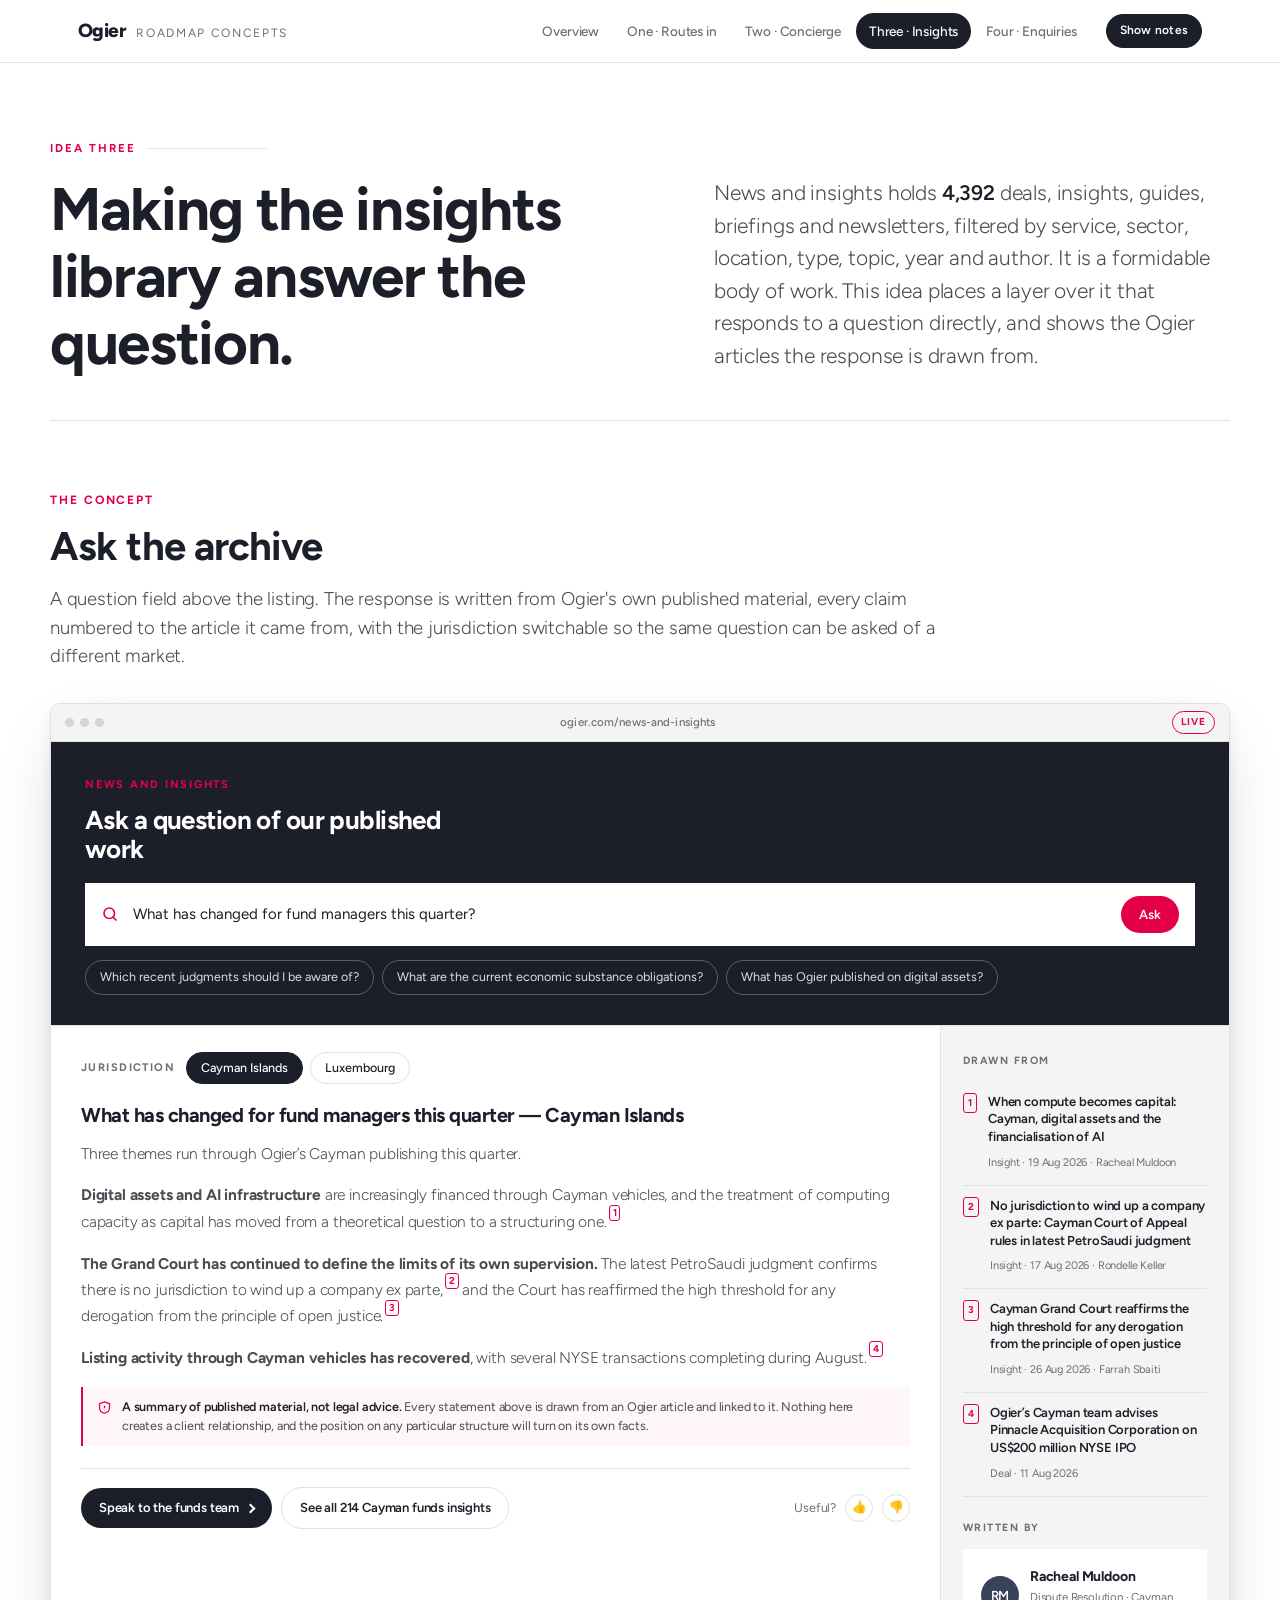
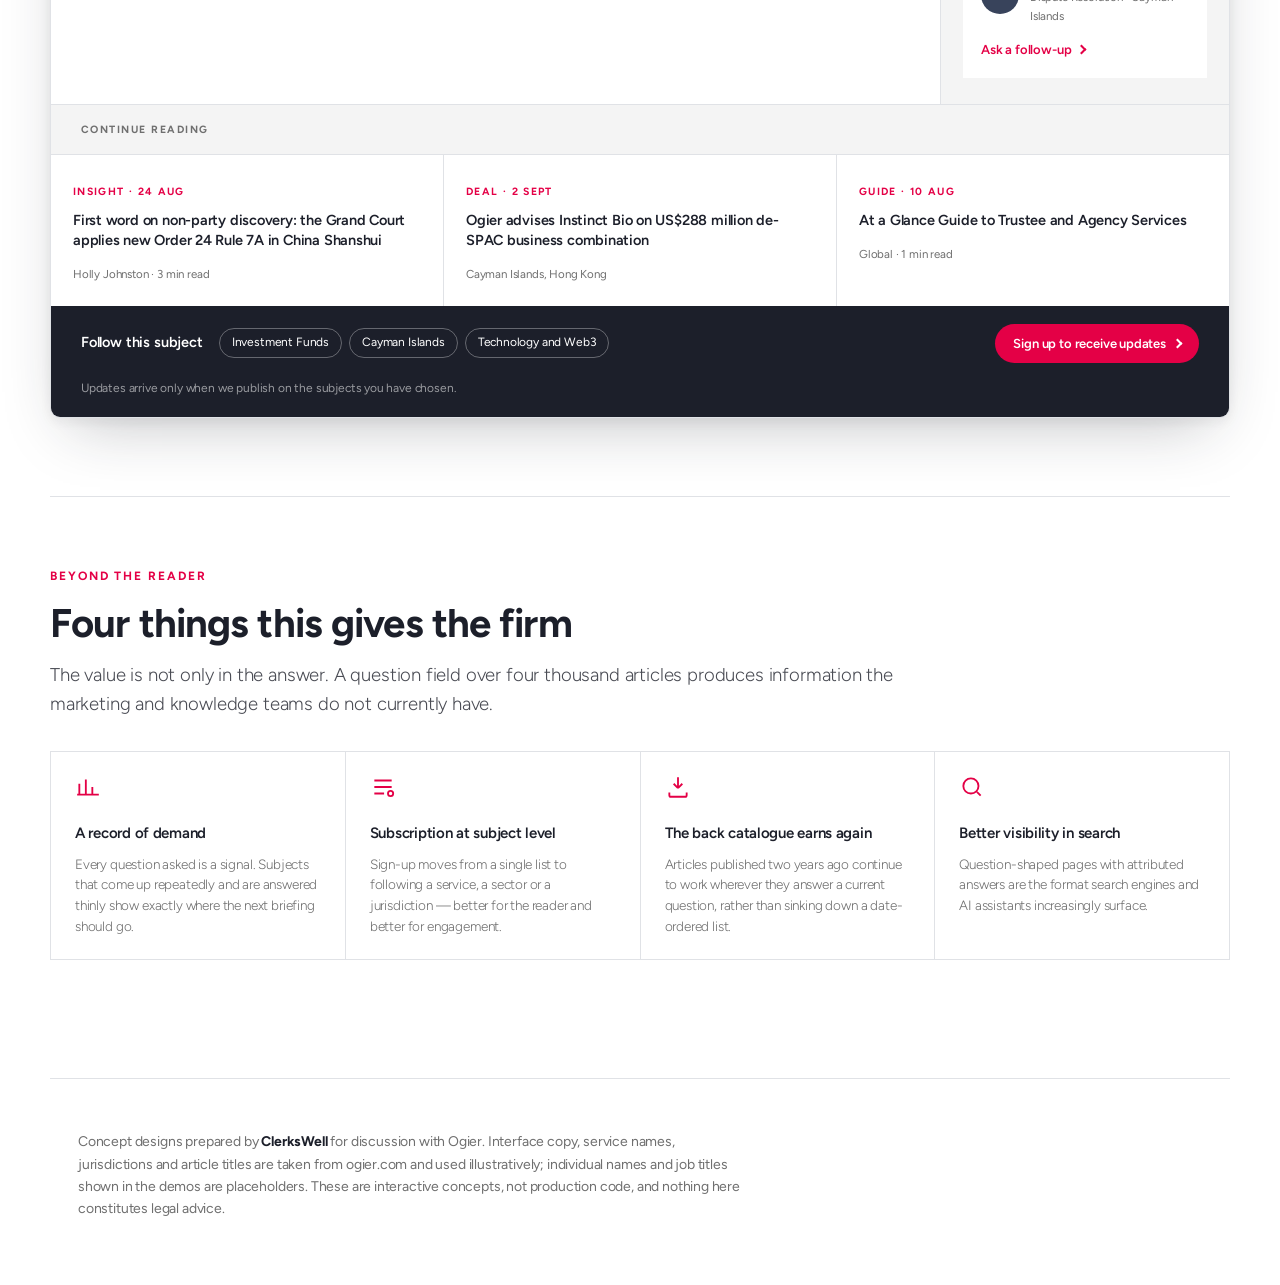
<file: idea-three.html>
<!doctype html>
<html lang="en-GB">
<head>
<meta charset="utf-8">
<meta name="viewport" content="width=device-width, initial-scale=1">
<title>Idea Three: News and insights | Ogier roadmap concepts</title>
<meta name="description" content="Concept designs for the Ogier website roadmap, prepared by ClerksWell.">
<style>
/* ── Ogier roadmap concepts · ClerksWell ──────────────────────────────
   Palette sampled from ogier.com computed styles, Sept 2026.
   Brand face is brownStd (Lineto); Figtree is the closest free stand-in. */
@import url('https://fonts.googleapis.com/css2?family=Figtree:wght@300;400;500;600;700;800&display=swap');

:root{
  --ink:#1C1F2A; --ink-80:#4A4C54; --ink-60:#6F6F6F;
  --slate:#38435B; --slate-dk:#323C51;
  --crimson:#E40046; --crimson-dk:#DB003D; --crimson-lt:#FF6E93;
  --surface:#F4F4F4; --surface-2:#EBEBEB; --line:#E0E2E6; --line-soft:#EFF0F2;
  --white:#fff;
  --sans:'brownStd','Figtree',Helvetica,Arial,sans-serif;
  --shadow-lg:0 24px 60px -20px rgba(28,31,42,.28), 0 4px 12px rgba(28,31,42,.06);
  --shadow-md:0 12px 32px -12px rgba(28,31,42,.22);
  --shadow-sm:0 2px 8px rgba(28,31,42,.07);
  --ease:cubic-bezier(.22,.61,.36,1);
  --maxw:1180px;
}
*,*::before,*::after{box-sizing:border-box}
html{-webkit-text-size-adjust:100%}
body{
  margin:0; background:var(--white); color:var(--ink);
  font-family:var(--sans); font-size:17px; line-height:1.65; font-weight:400;
  letter-spacing:-.01em; -webkit-font-smoothing:antialiased;
}
img{max-width:100%}
h1,h2,h3,h4{margin:0; font-weight:700; letter-spacing:-.022em; line-height:1.12}
p{margin:0 0 1em}
a{color:inherit}
button{font:inherit; color:inherit; cursor:pointer; border:0; background:none}
:focus-visible{outline:2px solid var(--crimson); outline-offset:3px; border-radius:2px}

/* ── deck chrome ─────────────────────────────────────────────── */
.deckbar{
  position:sticky; top:0; z-index:80; background:rgba(255,255,255,.93);
  backdrop-filter:saturate(1.6) blur(14px); border-bottom:1px solid var(--line);
}
.deckbar__in{
  max-width:var(--maxw); margin:0 auto; padding:0 28px; height:62px;
  display:flex; align-items:center; gap:28px;
}
.deckbar__brand{display:flex; align-items:baseline; gap:10px; font-weight:800; font-size:19px; letter-spacing:-.03em; text-decoration:none}
.deckbar__brand span{font-weight:400; font-size:12px; letter-spacing:.14em; text-transform:uppercase; color:var(--ink-60)}
.deckbar__nav{display:flex; gap:2px; margin-left:auto; align-items:center}
.deckbar__nav a{
  text-decoration:none; font-size:13.5px; font-weight:500; padding:7px 13px; border-radius:100px;
  color:var(--ink-60); transition:.18s var(--ease);
}
.deckbar__nav a:hover{color:var(--ink); background:var(--surface)}
.deckbar__nav a[aria-current="page"]{color:var(--white); background:var(--ink)}
.annotoggle{
  margin-left:14px; font-size:12px; font-weight:600; letter-spacing:.02em;
  border:1px solid var(--line); border-radius:100px; padding:6px 13px; color:var(--ink-60);
  transition:.18s var(--ease); white-space:nowrap;
}
.annotoggle:hover{border-color:var(--ink); color:var(--ink)}
.annotoggle[data-on="false"]{background:var(--ink); border-color:var(--ink); color:var(--white)}

.wrap{max-width:var(--maxw); margin:0 auto; padding:0 28px}
.wrap--narrow{max-width:800px}

/* ── page intro ──────────────────────────────────────────────── */
.intro{padding:76px 0 8px}
.eyebrow{
  font-size:11.5px; font-weight:700; letter-spacing:.17em; text-transform:uppercase;
  color:var(--crimson); margin:0 0 18px; display:flex; align-items:center; gap:11px;
}
.eyebrow::after{content:""; height:1px; flex:1; background:var(--line); max-width:120px}
.intro h1{font-size:clamp(38px,5.4vw,60px); margin:0 0 22px; max-width:16ch}
@media (min-width:980px){
  .intro,.split{display:grid; grid-template-columns:1.08fr .92fr; column-gap:58px; align-items:end}
  .intro > .eyebrow,.split > .eyebrow{grid-column:1 / -1}
  .intro h1,.split h2{margin-bottom:0; max-width:15ch}
  .intro .lede,.split .lede{padding-bottom:5px; margin-bottom:0}
  .split .read{grid-column:1 / -1; margin-top:46px}
}
.intro .lede{font-size:21px; line-height:1.55; color:var(--ink-80); max-width:60ch; font-weight:300}
.intro .lede strong{font-weight:600; color:var(--ink)}

/* ── generic bits ────────────────────────────────────────────── */
.rule{height:1px; background:var(--line); border:0; margin:0}
.section{padding:64px 0}
.kicker{font-size:12px; font-weight:700; letter-spacing:.15em; text-transform:uppercase; color:var(--ink-60)}
.muted{color:var(--ink-60)}
.small{font-size:14px; line-height:1.6}

/* annotation blocks — hidden in presentation mode */
.anno{transition:opacity .25s var(--ease)}
body.present .anno{display:none !important}
/* with the commentary hidden, let the headings use the full measure */
body.present .concept__head{grid-template-columns:1fr; margin-bottom:32px}
body.present .concept__head h2{max-width:24ch}
body.present .concept__head .sub{max-width:74ch}

.note{
  border-left:2px solid var(--crimson); background:var(--surface); padding:16px 20px;
  font-size:14.5px; line-height:1.6; color:var(--ink-80); margin:0 0 26px;
}
.note strong{color:var(--ink)}

/* ── buttons, guardrails, plain cards (shared) ──────────────── */
.gcard{background:var(--white); border:1px solid var(--line)}
.guard{
  display:flex; gap:10px; align-items:flex-start; background:#FFF6F8; border-left:2px solid var(--crimson);
  padding:11px 14px; font-size:12.5px; line-height:1.5; color:var(--ink-80);
}
.guard b{color:var(--ink); font-weight:600}
.gbtn{
  display:inline-flex; align-items:center; gap:8px; background:var(--ink); color:#fff;
  border-radius:100px; padding:9px 18px; font-size:13px; font-weight:600; text-decoration:none;
  transition:.2s var(--ease);
}
.gbtn:hover{background:var(--crimson)}
.gbtn--ghost{background:none; color:var(--ink); border:1px solid var(--line)}
.gbtn--ghost:hover{background:var(--surface); color:var(--ink); border-color:var(--ink)}

/* ── content cards (shared across idea pages) ──────────────── */
.icard{text-decoration:none; display:block}
.icard .t{font-size:10.5px; font-weight:700; letter-spacing:.13em; text-transform:uppercase; color:var(--crimson)}
.icard h5{font-size:15px; line-height:1.35; margin:7px 0 6px; font-weight:600; letter-spacing:-.015em}
.icard:hover h5{color:var(--crimson)}
.icard .m{font-size:12px; color:var(--ink-60)}
.pcard{background:var(--surface); padding:16px 18px}
.pcard .who{display:flex; align-items:center; gap:11px}
.pcard .av{width:38px; height:38px; border-radius:50%; background:var(--slate); color:#fff; display:grid; place-items:center; font-size:13px; font-weight:600; flex:none}
.pcard b{display:block; font-size:14px}
.pcard small{display:block; font-size:11.5px; color:var(--ink-60)}
.pcard .go{display:inline-flex; align-items:center; gap:7px; margin-top:13px; font-size:13px; font-weight:600; color:var(--crimson)}

/* ── four-across principle cards (shared) ───────────────────── */
.rails{display:grid; grid-template-columns:repeat(4,1fr); gap:1px; background:var(--line); border:1px solid var(--line)}
.rails > div{background:var(--white); padding:22px 24px}
.rails b{display:block; font-size:15px; font-weight:600; letter-spacing:-.018em; margin-bottom:8px}
.rails p{font-size:13.5px; line-height:1.55; color:var(--ink-60); font-weight:300; margin:0}
.rails .ic{width:26px; height:26px; margin-bottom:13px; color:var(--crimson)}
@media (max-width:900px){ .rails{grid-template-columns:1fr} }

/* ── concept scaffolding ─────────────────────────────────────── */
.concept{padding:70px 0 78px; border-top:1px solid var(--line)}
.concept__head{display:grid; grid-template-columns:minmax(0,1fr) minmax(0,360px); gap:48px; align-items:start; margin-bottom:38px}
.concept__num{
  font-size:12px; font-weight:700; letter-spacing:.16em; text-transform:uppercase;
  color:var(--crimson); margin-bottom:14px;
}
.concept__head h2{font-size:clamp(28px,3.4vw,40px); margin:0 0 16px; max-width:20ch}
.concept__head .sub{font-size:18.5px; line-height:1.55; color:var(--ink-80); font-weight:300; margin:0; max-width:56ch}
.whylist{list-style:none; margin:0; padding:0; font-size:14.5px; line-height:1.55}
.whylist li{padding:11px 0 11px 22px; border-top:1px solid var(--line-soft); position:relative; color:var(--ink-80)}
.whylist li:first-child{border-top:0; padding-top:0}
.whylist li::before{
  content:""; position:absolute; left:0; top:19px; width:7px; height:7px;
  background:var(--crimson); border-radius:50%;
}
.whylist li:first-child::before{top:8px}
.whylist li b{color:var(--ink); font-weight:600}

/* browser frame that holds each live demo */
.frame{
  border:1px solid var(--line); border-radius:10px; overflow:hidden; background:var(--white);
  box-shadow:var(--shadow-lg);
}
.frame__bar{
  height:38px; display:flex; align-items:center; gap:8px; padding:0 14px;
  background:var(--surface); border-bottom:1px solid var(--line);
}
.frame__dots{display:flex; gap:6px}
.frame__dots i{width:9px; height:9px; border-radius:50%; background:#D2D4D8; display:block}
.frame__url{
  flex:1; text-align:center; font-size:11.5px; color:var(--ink-60); letter-spacing:.01em;
  font-weight:500; white-space:nowrap; overflow:hidden; text-overflow:ellipsis;
}
.frame__tag{
  font-size:10px; font-weight:700; letter-spacing:.11em; text-transform:uppercase;
  color:var(--crimson); border:1px solid currentColor; border-radius:100px; padding:2px 8px;
}
.frame__body{position:relative}

.demohint{
  display:flex; align-items:center; gap:9px; font-size:13px; color:var(--ink-60);
  margin:14px 0 0; font-weight:500;
}
.demohint svg{flex:none}

/* delivery footnote per concept */
.build{
  margin-top:34px; display:grid; grid-template-columns:repeat(3,1fr); gap:1px;
  background:var(--line); border:1px solid var(--line);
}
.build > div{background:var(--white); padding:18px 20px}
.build dt{font-size:11px; font-weight:700; letter-spacing:.14em; text-transform:uppercase; color:var(--ink-60); margin-bottom:6px}
.build dd{margin:0; font-size:14.5px; line-height:1.5; color:var(--ink)}

/* ── site-chrome mock used inside demos ──────────────────────── */
.og{font-family:var(--sans); color:var(--ink); background:var(--white)}
.og-nav{display:flex; align-items:center; padding:18px 30px; gap:26px; background:var(--white); position:relative; z-index:5}
.og-nav--onhero{background:transparent; position:absolute; inset:0 0 auto; z-index:6}
.og-logo{font-size:23px; font-weight:800; letter-spacing:-.045em}
.og-nav ul{display:flex; gap:22px; list-style:none; margin:0 0 0 auto; padding:0; font-size:13.5px; font-weight:400}
.og-nav--onhero .og-logo,.og-nav--onhero ul{color:var(--white)}
.og-nav li{white-space:nowrap; opacity:.92}

/* aerial-water hero, evoking ogier.com's video */
.og-hero{
  position:relative; min-height:330px; display:flex; align-items:flex-end; overflow:hidden;
  background:
    radial-gradient(120% 90% at 78% 18%, rgba(150,182,190,.95) 0%, rgba(80,120,134,.9) 32%, rgba(38,64,78,.95) 62%, rgba(22,38,50,1) 100%),
    linear-gradient(150deg,#2C4655 0%,#16242F 100%);
}
.og-hero::after{
  content:""; position:absolute; inset:0; opacity:.5; pointer-events:none;
  background:
    radial-gradient(38% 32% at 62% 34%, rgba(255,255,255,.22) 0%, rgba(255,255,255,0) 70%),
    radial-gradient(24% 20% at 22% 74%, rgba(255,255,255,.12) 0%, rgba(255,255,255,0) 70%),
    repeating-linear-gradient(122deg, rgba(255,255,255,.055) 0 2px, rgba(255,255,255,0) 2px 13px);
}
.og-hero__in{position:relative; z-index:3; padding:100px 30px 46px; max-width:720px}
.og-hero h1{color:var(--white); font-size:clamp(26px,3.1vw,38px); line-height:1.16; margin:0 0 22px; font-weight:700}
.og-pill{
  display:inline-flex; align-items:center; gap:9px; background:var(--crimson); color:var(--white);
  border-radius:100px; padding:11px 22px; font-size:14px; font-weight:600; text-decoration:none;
  transition:.2s var(--ease);
}
.og-pill:hover{background:var(--crimson-dk)}
.chev{width:7px; height:7px; border-right:2px solid currentColor; border-top:2px solid currentColor; transform:rotate(45deg); flex:none}

@media (max-width:860px){
  .concept__head{grid-template-columns:1fr; gap:26px}
  .og-nav ul{display:none}
  .build{grid-template-columns:1fr}
  .deckbar__in{padding:0 18px; gap:12px}
  .wrap{padding:0 18px}
  .deckbar__brand span{display:none}
}
@media (max-width:1180px){
  .navtail{display:none}
}
@media (max-width:780px){
  .deckbar__in{gap:8px}
  .deckbar__nav{gap:0}
  .deckbar__nav a{padding:7px 9px; font-size:12.5px}
  .annotoggle{margin-left:6px; padding:6px 10px; font-size:11px}
}
@media (max-width:430px){
  .deckbar__nav{overflow-x:auto; scrollbar-width:none; -ms-overflow-style:none; max-width:100%}
  .deckbar__nav::-webkit-scrollbar{display:none}
  .deckbar__nav a{white-space:nowrap}
}

/* citation marker */
.cite{position:relative; top:-.45em; vertical-align:baseline; line-height:1}

</style>
<style>
/* ═══ IDEA THREE ═════════════════════════════════════════════ */
/* — Concept B: ask-first search — */
.ask{background:var(--white)}
.ask-top{background:var(--ink); padding:34px 34px 30px; color:#fff}
.ask-top .k{font-size:11px; font-weight:700; letter-spacing:.16em; text-transform:uppercase; color:var(--crimson); margin-bottom:12px}
.ask-top h3{font-size:26px; margin:0 0 18px; color:#fff; max-width:24ch}
.askfield{display:flex; align-items:center; gap:12px; background:#fff; padding:13px 16px}
.askfield svg{flex:none; stroke:var(--crimson)}
.askfield input{flex:1; border:0; font:inherit; font-size:15px; color:var(--ink); background:none; outline:none; min-width:0}
.askfield button{background:var(--crimson); color:#fff; padding:8px 18px; font-size:13px; font-weight:600; border-radius:100px; flex:none}
.asksugg{display:flex; gap:8px; flex-wrap:wrap; margin-top:14px}
.asksugg button{
  font-size:12.5px; color:rgba(255,255,255,.85); border:1px solid rgba(255,255,255,.28);
  border-radius:100px; padding:6px 14px; transition:.18s var(--ease); text-align:left;
}
.asksugg button:hover{background:#fff; color:var(--ink); border-color:#fff}
.ans{display:grid; grid-template-columns:1fr 288px; gap:0; border-top:1px solid var(--line)}
.ans__main{padding:26px 30px; border-right:1px solid var(--line); min-width:0}
.ans__side{padding:26px 22px; background:var(--surface)}
.jtoggle{display:flex; gap:7px; margin-bottom:20px; flex-wrap:wrap; align-items:center}
.jtoggle .lbl{font-size:11px; font-weight:700; letter-spacing:.13em; text-transform:uppercase; color:var(--ink-60); margin-right:4px}
.jtoggle button{font-size:12.5px; border:1px solid var(--line); border-radius:100px; padding:5px 14px; font-weight:500; transition:.18s var(--ease)}
.jtoggle button[aria-pressed="true"]{background:var(--ink); border-color:var(--ink); color:#fff}
.ans__main h4{font-size:20px; margin:0 0 14px; letter-spacing:-.025em}
.ans__main p{font-size:15.5px; line-height:1.7; color:var(--ink-80); font-weight:300}
.cite{
  display:inline-block; font-size:10px; font-weight:700; color:var(--crimson); vertical-align:super;
  border:1px solid currentColor; border-radius:3px; padding:0 3px; margin-left:2px; line-height:1.4; cursor:pointer;
}
.ans__acts{display:flex; gap:9px; align-items:center; margin-top:22px; padding-top:18px; border-top:1px solid var(--line); flex-wrap:wrap}
.ans__acts .fb{margin-left:auto; font-size:12.5px; color:var(--ink-60); display:flex; align-items:center; gap:9px}
.ans__acts .fb button{border:1px solid var(--line); border-radius:100px; width:28px; height:28px; display:grid; place-items:center; font-size:12px}
.ans__acts .fb button:hover{border-color:var(--ink)}
.ans__side h6{font-size:10.5px; font-weight:700; letter-spacing:.14em; text-transform:uppercase; color:var(--ink-60); margin:0 0 13px}
.src{display:flex; gap:11px; padding:11px 0; border-bottom:1px solid var(--line); text-decoration:none}
.src .n{font-size:10px; font-weight:700; color:var(--crimson); border:1px solid currentColor; border-radius:3px; padding:1px 4px; height:fit-content; flex:none}
.src b{display:block; font-size:13px; font-weight:600; line-height:1.35; letter-spacing:-.012em}
.src small{font-size:11px; color:var(--ink-60)}
.src:hover b{color:var(--crimson)}

/* related reading rail + topic following */
.rrail{display:grid; grid-template-columns:repeat(3,1fr); gap:1px; background:var(--line); border-top:1px solid var(--line)}
.rrail a{background:var(--white); padding:20px 22px; text-decoration:none; display:block; transition:.18s var(--ease)}
.rrail a:hover{background:var(--surface)}
.rrail .t{font-size:10.5px; font-weight:700; letter-spacing:.13em; text-transform:uppercase; color:var(--crimson)}
.rrail h5{font-size:14.5px; line-height:1.35; margin:8px 0 7px; font-weight:600; letter-spacing:-.015em}
.rrail a:hover h5{color:var(--crimson)}
.rrail .m{font-size:11.5px; color:var(--ink-60)}
.rrail__hd{
  padding:16px 30px; background:var(--surface); border-top:1px solid var(--line);
  font-size:10.5px; font-weight:700; letter-spacing:.14em; text-transform:uppercase; color:var(--ink-60);
}
.follow{
  display:flex; align-items:center; gap:16px; flex-wrap:wrap; padding:18px 30px;
  background:var(--ink); color:#fff;
}
.follow b{font-size:14.5px; font-weight:600}
.follow .tags{display:flex; gap:7px; flex-wrap:wrap}
.follow .tags span{font-size:12px; border:1px solid rgba(255,255,255,.32); border-radius:100px; padding:4px 12px}
.follow .gbtn{margin-left:auto; background:var(--crimson)}
.follow .gbtn:hover{background:#fff; color:var(--ink)}
.follow small{font-size:12px; color:rgba(255,255,255,.55); width:100%}

/* the current listing, sketched */
.today{background:var(--surface); padding:22px 26px; border:1px solid var(--line)}
.today .row{display:flex; gap:8px; flex-wrap:wrap; margin-bottom:14px}
.today .sel{
  background:var(--white); border:1px solid var(--line); padding:8px 30px 8px 13px;
  font-size:12.5px; color:var(--ink-60); position:relative; min-width:118px;
}
.today .sel::after{
  content:""; position:absolute; right:12px; top:13px; width:6px; height:6px;
  border-right:1.5px solid var(--ink-60); border-bottom:1.5px solid var(--ink-60); transform:rotate(45deg);
}
.today .meta{font-size:12.5px; color:var(--ink-60); display:flex; gap:20px; flex-wrap:wrap; border-top:1px solid var(--line); padding-top:13px}
.today .meta b{color:var(--ink); font-weight:600}

@media (max-width:900px){
  .ans{grid-template-columns:1fr}
  .ans__main{border-right:0; border-bottom:1px solid var(--line)}
  .rrail{grid-template-columns:1fr}
  .ask-top{padding:24px 20px}
  .ans__main,.ans__side{padding:22px 20px}
}
</style>
</head>
<body class="present">
<header class="deckbar">
  <div class="deckbar__in">
    <a class="deckbar__brand" href="index.html">Ogier <span>Roadmap concepts</span></a>
    <nav class="deckbar__nav">
      <a href="index.html">Overview</a>
      <a href="idea-one.html">One<span class="navtail"> · Routes in</span></a>
      <a href="idea-two.html">Two<span class="navtail"> · Concierge</span></a>
      <a href="idea-three.html" aria-current="page">Three<span class="navtail"> · Insights</span></a>
      <a href="idea-four.html">Four<span class="navtail"> · Enquiries</span></a>
      <button class="annotoggle" id="annotoggle" data-on="false" type="button">Show notes</button>
    </nav>
  </div>
</header>
<main>
<section class="wrap intro">
  <p class="eyebrow">Idea Three</p>
  <h1>Making the insights library answer the question.</h1>
  <p class="lede">News and insights holds <strong>4,392</strong> deals, insights, guides, briefings
  and newsletters, filtered by service, sector, location, type, topic, year and author. It is a
  formidable body of work. This idea places a layer over it that responds to a question directly,
  and shows the Ogier articles the response is drawn from.</p>
</section>

<section class="wrap anno" style="padding:34px 0 4px">
  <div class="note">
    <strong>The opportunity.</strong> The listing serves a reader who already knows what they are
    looking for. A reader who arrives with a question — <em>what has changed for fund managers this
    quarter?</em> — must first translate it into a combination of filters before the archive can
    help them. That translation is work the site can do on their behalf, and the material to answer
    with is already published.
  </div>
</section>

<section class="wrap anno" style="padding:8px 0 0">
  <p class="kicker" style="margin-bottom:14px">The listing today</p>
  <div class="today">
    <div class="row">
      <span class="sel">Select a service</span><span class="sel">Select a sector</span>
      <span class="sel">Select a location</span><span class="sel">Select a type</span>
      <span class="sel">Select a topic</span><span class="sel">Select a year</span>
      <span class="sel">Select a month</span><span class="sel">Select an author</span>
    </div>
    <div class="meta">
      <span>Showing <b>1 – 24</b> out of <b>4,392</b> results</span>
      <span>Sorted by <b>date</b></span>
      <span>Author list runs to <b>several hundred</b> names</span>
    </div>
  </div>
</section>

<!-- ══ THE CONCEPT ════════════════════════════════════════ -->
<section class="wrap concept" id="c1" style="margin-top:34px">
  <div class="concept__head">
    <div>
      <p class="concept__num">The concept</p>
      <h2>Ask the archive</h2>
      <p class="sub">A question field above the listing. The response is written from Ogier's own
      published material, every claim numbered to the article it came from, with the jurisdiction
      switchable so the same question can be asked of a different market.</p>
    </div>
    <ul class="whylist anno">
      <li><b>Sources are the point.</b> For a law firm an unattributed answer is a liability; an attributed one puts the archive to work.</li>
      <li><b>It returns readers to the articles.</b> The response is a route into the library, not a replacement for it.</li>
      <li><b>Older work re-enters circulation.</b> Well-argued pieces from previous quarters resurface wherever they answer a live question.</li>
    </ul>
  </div>

  <div class="frame">
    <div class="frame__bar">
      <div class="frame__dots"><i></i><i></i><i></i></div>
      <div class="frame__url">ogier.com/news-and-insights</div>
      <div class="frame__tag">Live</div>
    </div>
    <div class="frame__body">
      <div class="og ask">
        <div class="ask-top">
          <p class="k">News and insights</p>
          <h3>Ask a question of our published work</h3>
          <div class="askfield">
            <svg width="18" height="18" viewBox="0 0 24 24" fill="none" stroke-width="2.2" stroke-linecap="round"><circle cx="11" cy="11" r="7"/><path d="M20 20l-3.5-3.5"/></svg>
            <input id="askinput" type="text" value="What has changed for fund managers this quarter?" aria-label="Ask a question">
            <button type="button" id="askgo">Ask</button>
          </div>
          <div class="asksugg">
            <button type="button">Which recent judgments should I be aware of?</button>
            <button type="button">What are the current economic substance obligations?</button>
            <button type="button">What has Ogier published on digital assets?</button>
          </div>
        </div>

        <div class="ans">
          <div class="ans__main">
            <div class="jtoggle" id="jtoggle">
              <span class="lbl">Jurisdiction</span>
              <button type="button" data-j="cayman" aria-pressed="true">Cayman Islands</button>
              <button type="button" data-j="lux" aria-pressed="false">Luxembourg</button>
            </div>
            <h4 id="ans-h">What has changed for fund managers this quarter — Cayman Islands</h4>
            <div id="ans-b"></div>
            <div class="guard">
              <svg width="15" height="15" viewBox="0 0 24 24" fill="none" stroke="var(--crimson)" stroke-width="2" style="flex:none;margin-top:2px"><path d="M12 3l8 3v6c0 4.5-3.2 8.2-8 9-4.8-.8-8-4.5-8-9V6l8-3z"/><path d="M12 9v4M12 16v.5"/></svg>
              <span><b>A summary of published material, not legal advice.</b> Every statement above is
              drawn from an Ogier article and linked to it. Nothing here creates a client
              relationship, and the position on any particular structure will turn on its own facts.</span>
            </div>
            <div class="ans__acts">
              <a class="gbtn" href="#c1">Speak to the funds team <span class="chev"></span></a>
              <a class="gbtn gbtn--ghost" href="#c1" id="seeall">See all 214 funds insights</a>
              <span class="fb">Useful? <button type="button" aria-label="Yes">👍</button><button type="button" aria-label="No">👎</button></span>
            </div>
          </div>
          <div class="ans__side">
            <h6>Drawn from</h6>
            <div id="ans-src"></div>
            <h6 style="margin-top:22px">Written by</h6>
            <div class="pcard" style="background:var(--white)" id="ans-who"></div>
          </div>
        </div>

        <div class="rrail__hd">Continue reading</div>
        <div class="rrail" id="ans-rel"></div>

        <div class="follow">
          <b>Follow this subject</b>
          <div class="tags" id="ans-tags"></div>
          <a class="gbtn" href="#c1">Sign up to receive updates <span class="chev"></span></a>
          <small>Updates arrive only when we publish on the subjects you have chosen.</small>
        </div>
      </div>
    </div>
  </div>
  <p class="demohint anno">
    <svg width="15" height="15" viewBox="0 0 24 24" fill="none" stroke="currentColor" stroke-width="2"><path d="M9 11.5V5a2 2 0 1 1 4 0v6"/><path d="M13 11V4a2 2 0 1 1 4 0v8"/><path d="M17 11.5V7a2 2 0 1 1 4 0v9a6 6 0 0 1-6 6h-2a7 7 0 0 1-6-4l-2.5-4a2 2 0 0 1 3.2-2.3L9 14"/></svg>
    Switch the jurisdiction — the response, its sources and the onward reading all change
  </p>
</section>

<!-- ══ BY-PRODUCTS ════════════════════════════════════════ -->
<section class="wrap concept" id="c2">
  <div class="concept__head">
    <div>
      <p class="concept__num">Beyond the reader</p>
      <h2>Four things this gives the firm</h2>
      <p class="sub">The value is not only in the answer. A question field over four thousand
      articles produces information the marketing and knowledge teams do not currently have.</p>
    </div>
  </div>
  <div class="rails">
    <div>
      <svg class="ic" viewBox="0 0 24 24" fill="none" stroke="currentColor" stroke-width="1.7"><path d="M4 19V9M10 19V5M16 19v-7M22 19H2"/></svg>
      <b>A record of demand</b>
      <p>Every question asked is a signal. Subjects that come up repeatedly and are answered thinly show exactly where the next briefing should go.</p>
    </div>
    <div>
      <svg class="ic" viewBox="0 0 24 24" fill="none" stroke="currentColor" stroke-width="1.7"><path d="M4 6h16M4 12h16M4 18h9"/><circle cx="19" cy="18" r="2.4"/></svg>
      <b>Subscription at subject level</b>
      <p>Sign-up moves from a single list to following a service, a sector or a jurisdiction — better for the reader and better for engagement.</p>
    </div>
    <div>
      <svg class="ic" viewBox="0 0 24 24" fill="none" stroke="currentColor" stroke-width="1.7"><path d="M12 3v10M12 13l4-4M12 13l-4-4"/><path d="M4 17v2.5A1.5 1.5 0 0 0 5.5 21h13a1.5 1.5 0 0 0 1.5-1.5V17"/></svg>
      <b>The back catalogue earns again</b>
      <p>Articles published two years ago continue to work wherever they answer a current question, rather than sinking down a date-ordered list.</p>
    </div>
    <div>
      <svg class="ic" viewBox="0 0 24 24" fill="none" stroke="currentColor" stroke-width="1.7"><circle cx="11" cy="11" r="7"/><path d="M20 20l-3.5-3.5"/></svg>
      <b>Better visibility in search</b>
      <p>Question-shaped pages with attributed answers are the format search engines and AI assistants increasingly surface.</p>
    </div>
  </div>
  <dl class="build anno" style="margin-top:34px">
    <div><dt>Effort</dt><dd>Significant. Retrieval quality, accuracy of attribution and editorial sign-off all matter.</dd></div>
    <div><dt>The real work</dt><dd>A review process: which responses a partner has approved, and how they are retired as the law moves.</dd></div>
    <div><dt>Suggested phase</dt><dd>Phase three, and worth piloting internally as a knowledge tool before it faces clients.</dd></div>
  </dl>
</section>

<section class="wrap anno" style="padding:12px 0 20px">
  <p><a href="idea-four.html" style="font-weight:600;color:var(--crimson);text-decoration:none">Next: Idea Four — enquiry routing <span class="chev" style="display:inline-block"></span></a></p>
</section>
</main>
<footer class="wrap" style="padding-top:52px;padding-bottom:64px;border-top:1px solid var(--line);margin-top:40px">
  <p class="small muted" style="margin:0;max-width:74ch">
    Concept designs prepared by <strong style="color:var(--ink)">ClerksWell</strong> for discussion with Ogier.
    Interface copy, service names, jurisdictions and article titles are taken from ogier.com and used
    illustratively; individual names and job titles shown in the demos are placeholders. These are
    interactive concepts, not production code, and nothing here constitutes legal advice.
  </p>
</footer>
<script>
(function(){
  var t=document.getElementById('annotoggle');
  t.addEventListener('click',function(){
    var on=t.dataset.on==='true';
    document.body.classList.toggle('present',on);
    t.dataset.on=on?'false':'true';
    t.textContent=on?'Show notes':'Hide notes';
  });
})();
</script>
<script>
(function(){
  var tog=document.getElementById('jtoggle'), h=document.getElementById('ans-h'),
      b=document.getElementById('ans-b'), s=document.getElementById('ans-src'),
      rel=document.getElementById('ans-rel'), who=document.getElementById('ans-who'),
      tags=document.getElementById('ans-tags'), seeall=document.getElementById('seeall');
  if(!tog) return;

  var D={
    cayman:{
      h:'What has changed for fund managers this quarter — Cayman Islands',
      count:'214 Cayman funds insights',
      body:'<p>Three themes run through Ogier&rsquo;s Cayman publishing this quarter.</p>'+
        '<p><b>Digital assets and AI infrastructure</b> are increasingly financed through Cayman'+
        ' vehicles, and the treatment of computing capacity as capital has moved from a theoretical'+
        ' question to a structuring one.<span class="cite">1</span></p>'+
        '<p><b>The Grand Court has continued to define the limits of its own supervision.</b> The'+
        ' latest PetroSaudi judgment confirms there is no jurisdiction to wind up a company ex'+
        ' parte,<span class="cite">2</span> and the Court has reaffirmed the high threshold for any'+
        ' derogation from the principle of open justice.<span class="cite">3</span></p>'+
        '<p><b>Listing activity through Cayman vehicles has recovered</b>, with several NYSE'+
        ' transactions completing during August.<span class="cite">4</span></p>',
      src:[['1','When compute becomes capital: Cayman, digital assets and the financialisation of AI','Insight · 19 Aug 2026 · Racheal Muldoon'],
           ['2','No jurisdiction to wind up a company ex parte: Cayman Court of Appeal rules in latest PetroSaudi judgment','Insight · 17 Aug 2026 · Rondelle Keller'],
           ['3','Cayman Grand Court reaffirms the high threshold for any derogation from the principle of open justice','Insight · 26 Aug 2026 · Farrah Sbaiti'],
           ['4','Ogier&rsquo;s Cayman team advises Pinnacle Acquisition Corporation on US$200 million NYSE IPO','Deal · 11 Aug 2026']],
      who:{i:'RM',n:'Racheal Muldoon',r:'Dispute Resolution · Cayman Islands'},
      tags:['Investment Funds','Cayman Islands','Technology and Web3'],
      rel:[['Insight · 24 Aug','First word on non-party discovery: the Grand Court applies new Order 24 Rule 7A in China Shanshui','Holly Johnston · 3 min read'],
           ['Deal · 2 Sept','Ogier advises Instinct Bio on US$288 million de-SPAC business combination','Cayman Islands, Hong Kong'],
           ['Guide · 10 Aug','At a Glance Guide to Trustee and Agency Services','Global · 1 min read']]
    },
    lux:{
      h:'What has changed for fund managers this quarter — Luxembourg',
      count:'96 Luxembourg funds insights',
      body:'<p>Two developments dominate Ogier&rsquo;s Luxembourg publishing this quarter.</p>'+
        '<p><b>The new carried interest regime is the significant one.</b> It changes how managers'+
        ' structure and account for carry, and merits a review of existing arrangements as well as'+
        ' of anything being raised now.<span class="cite">1</span></p>'+
        '<p><b>Cross-border structuring for UK transactions has been reassessed</b> for the second'+
        ' half of 2026 and into 2027, with consequences for Luxembourg holding structures in'+
        ' particular.<span class="cite">2</span></p>'+
        '<p>Across the region, <b>fund administration continues to consolidate around substance</b>,'+
        ' a theme our Irish colleagues have written on at length this quarter.<span class="cite">3</span></p>',
      src:[['1','Luxembourg&rsquo;s new carried interest regime','Insight · 4 Sept 2026 · Aurélie Clementz'],
           ['2','Cross-border structuring in UK M&amp;A: outlook for H2 2026 and 2027','Insight · 11 Aug 2026 · Simon Dinning'],
           ['3','Nichola Costello on the trends shaping the future of fund administration in Ireland','Insight · 21 Aug 2026 · Ireland']],
      who:{i:'AC',n:'Aurélie Clementz',r:'Legal Services · Luxembourg'},
      tags:['Investment Funds','Luxembourg','Private Equity'],
      rel:[['Newsletter · 14 Aug','Asset Management Essentials: Ireland — Q3 2026','Ireland · 28 min read'],
           ['Insight · 12 Aug','DIFC prescribed company reforms: greater flexibility for international investors and family offices','Daniel Pacic · 3 min read'],
           ['Insight · 27 Aug','China&rsquo;s new offshore trust tax rules: what families should consider now','Grace Gao · 3 min read']]
    }
  };

  function draw(k){
    var d=D[k];
    h.textContent=d.h; b.innerHTML=d.body; seeall.textContent='See all '+d.count;
    s.innerHTML=d.src.map(function(x){
      return '<a class="src" href="#c1"><span class="n">'+x[0]+'</span><span><b>'+x[1]+'</b><small>'+x[2]+'</small></span></a>';
    }).join('');
    who.innerHTML='<div class="who"><span class="av">'+d.who.i+'</span><div><b>'+d.who.n+'</b>'+
      '<small>'+d.who.r+'</small></div></div><span class="go">Ask a follow-up <span class="chev"></span></span>';
    tags.innerHTML=d.tags.map(function(t){ return '<span>'+t+'</span>'; }).join('');
    rel.innerHTML=d.rel.map(function(r){
      return '<a href="#c1"><span class="t">'+r[0]+'</span><h5>'+r[1]+'</h5><span class="m">'+r[2]+'</span></a>';
    }).join('');
  }
  tog.addEventListener('click',function(e){
    var btn=e.target.closest('button[data-j]'); if(!btn) return;
    tog.querySelectorAll('button[data-j]').forEach(function(x){ x.setAttribute('aria-pressed', x===btn?'true':'false'); });
    draw(btn.dataset.j);
  });
  draw('cayman');
})();
</script>
</body>
</html>
</file>
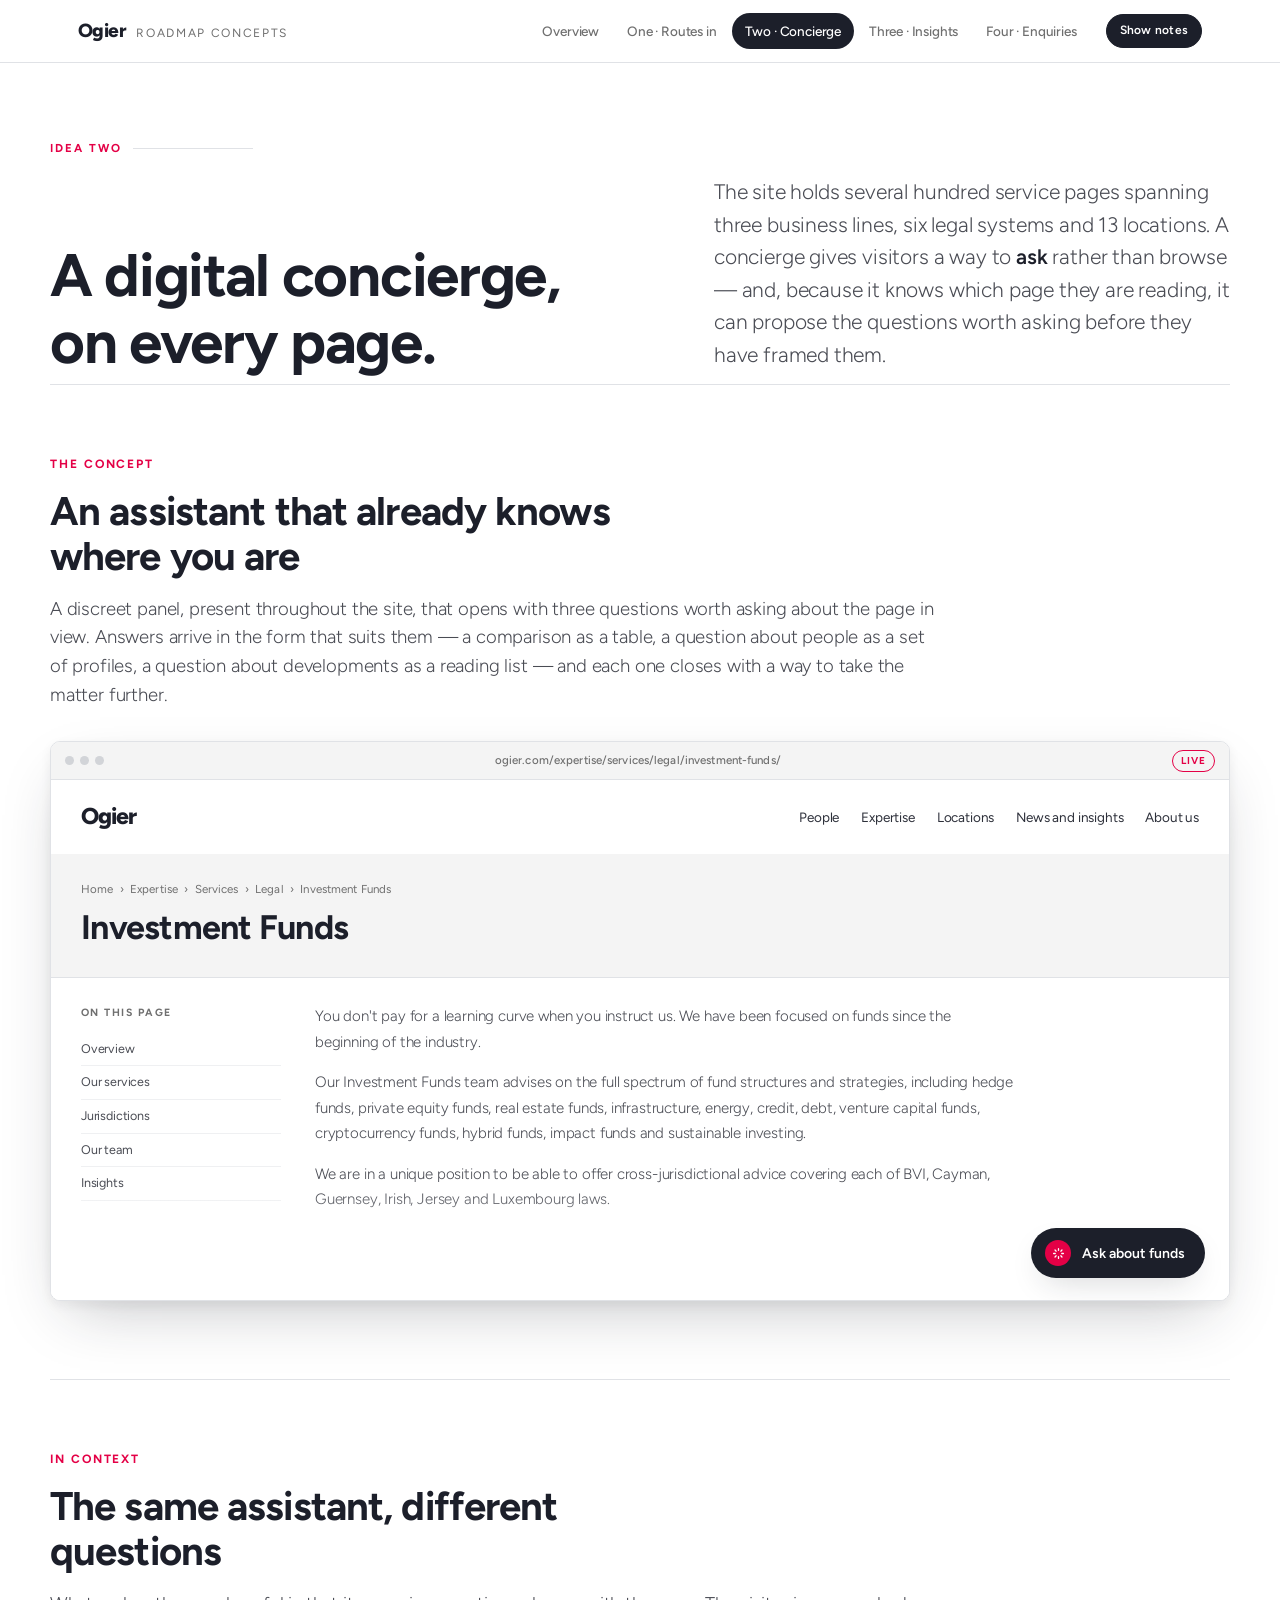
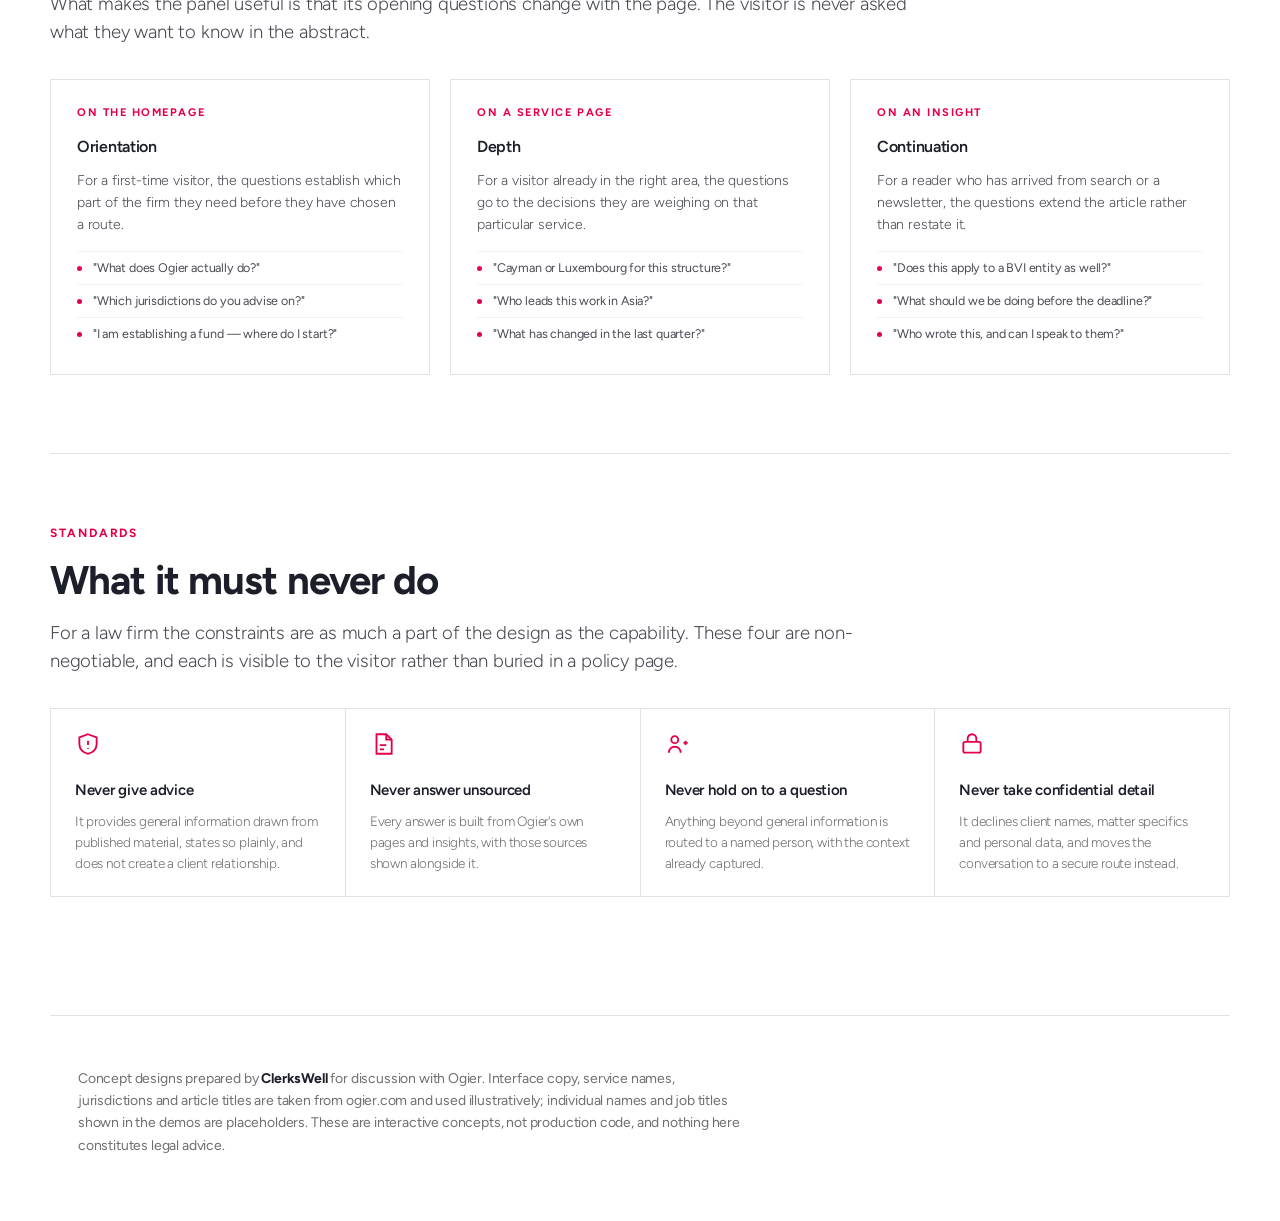
<file: idea-two.html>
<!doctype html>
<html lang="en-GB">
<head>
<meta charset="utf-8">
<meta name="viewport" content="width=device-width, initial-scale=1">
<title>Idea Two: A digital concierge | Ogier roadmap concepts</title>
<meta name="description" content="Concept designs for the Ogier website roadmap, prepared by ClerksWell.">
<style>
/* ── Ogier roadmap concepts · ClerksWell ──────────────────────────────
   Palette sampled from ogier.com computed styles, Sept 2026.
   Brand face is brownStd (Lineto); Figtree is the closest free stand-in. */
@import url('https://fonts.googleapis.com/css2?family=Figtree:wght@300;400;500;600;700;800&display=swap');

:root{
  --ink:#1C1F2A; --ink-80:#4A4C54; --ink-60:#6F6F6F;
  --slate:#38435B; --slate-dk:#323C51;
  --crimson:#E40046; --crimson-dk:#DB003D; --crimson-lt:#FF6E93;
  --surface:#F4F4F4; --surface-2:#EBEBEB; --line:#E0E2E6; --line-soft:#EFF0F2;
  --white:#fff;
  --sans:'brownStd','Figtree',Helvetica,Arial,sans-serif;
  --shadow-lg:0 24px 60px -20px rgba(28,31,42,.28), 0 4px 12px rgba(28,31,42,.06);
  --shadow-md:0 12px 32px -12px rgba(28,31,42,.22);
  --shadow-sm:0 2px 8px rgba(28,31,42,.07);
  --ease:cubic-bezier(.22,.61,.36,1);
  --maxw:1180px;
}
*,*::before,*::after{box-sizing:border-box}
html{-webkit-text-size-adjust:100%}
body{
  margin:0; background:var(--white); color:var(--ink);
  font-family:var(--sans); font-size:17px; line-height:1.65; font-weight:400;
  letter-spacing:-.01em; -webkit-font-smoothing:antialiased;
}
img{max-width:100%}
h1,h2,h3,h4{margin:0; font-weight:700; letter-spacing:-.022em; line-height:1.12}
p{margin:0 0 1em}
a{color:inherit}
button{font:inherit; color:inherit; cursor:pointer; border:0; background:none}
:focus-visible{outline:2px solid var(--crimson); outline-offset:3px; border-radius:2px}

/* ── deck chrome ─────────────────────────────────────────────── */
.deckbar{
  position:sticky; top:0; z-index:80; background:rgba(255,255,255,.93);
  backdrop-filter:saturate(1.6) blur(14px); border-bottom:1px solid var(--line);
}
.deckbar__in{
  max-width:var(--maxw); margin:0 auto; padding:0 28px; height:62px;
  display:flex; align-items:center; gap:28px;
}
.deckbar__brand{display:flex; align-items:baseline; gap:10px; font-weight:800; font-size:19px; letter-spacing:-.03em; text-decoration:none}
.deckbar__brand span{font-weight:400; font-size:12px; letter-spacing:.14em; text-transform:uppercase; color:var(--ink-60)}
.deckbar__nav{display:flex; gap:2px; margin-left:auto; align-items:center}
.deckbar__nav a{
  text-decoration:none; font-size:13.5px; font-weight:500; padding:7px 13px; border-radius:100px;
  color:var(--ink-60); transition:.18s var(--ease);
}
.deckbar__nav a:hover{color:var(--ink); background:var(--surface)}
.deckbar__nav a[aria-current="page"]{color:var(--white); background:var(--ink)}
.annotoggle{
  margin-left:14px; font-size:12px; font-weight:600; letter-spacing:.02em;
  border:1px solid var(--line); border-radius:100px; padding:6px 13px; color:var(--ink-60);
  transition:.18s var(--ease); white-space:nowrap;
}
.annotoggle:hover{border-color:var(--ink); color:var(--ink)}
.annotoggle[data-on="false"]{background:var(--ink); border-color:var(--ink); color:var(--white)}

.wrap{max-width:var(--maxw); margin:0 auto; padding:0 28px}
.wrap--narrow{max-width:800px}

/* ── page intro ──────────────────────────────────────────────── */
.intro{padding:76px 0 8px}
.eyebrow{
  font-size:11.5px; font-weight:700; letter-spacing:.17em; text-transform:uppercase;
  color:var(--crimson); margin:0 0 18px; display:flex; align-items:center; gap:11px;
}
.eyebrow::after{content:""; height:1px; flex:1; background:var(--line); max-width:120px}
.intro h1{font-size:clamp(38px,5.4vw,60px); margin:0 0 22px; max-width:16ch}
@media (min-width:980px){
  .intro,.split{display:grid; grid-template-columns:1.08fr .92fr; column-gap:58px; align-items:end}
  .intro > .eyebrow,.split > .eyebrow{grid-column:1 / -1}
  .intro h1,.split h2{margin-bottom:0; max-width:15ch}
  .intro .lede,.split .lede{padding-bottom:5px; margin-bottom:0}
  .split .read{grid-column:1 / -1; margin-top:46px}
}
.intro .lede{font-size:21px; line-height:1.55; color:var(--ink-80); max-width:60ch; font-weight:300}
.intro .lede strong{font-weight:600; color:var(--ink)}

/* ── generic bits ────────────────────────────────────────────── */
.rule{height:1px; background:var(--line); border:0; margin:0}
.section{padding:64px 0}
.kicker{font-size:12px; font-weight:700; letter-spacing:.15em; text-transform:uppercase; color:var(--ink-60)}
.muted{color:var(--ink-60)}
.small{font-size:14px; line-height:1.6}

/* annotation blocks — hidden in presentation mode */
.anno{transition:opacity .25s var(--ease)}
body.present .anno{display:none !important}
/* with the commentary hidden, let the headings use the full measure */
body.present .concept__head{grid-template-columns:1fr; margin-bottom:32px}
body.present .concept__head h2{max-width:24ch}
body.present .concept__head .sub{max-width:74ch}

.note{
  border-left:2px solid var(--crimson); background:var(--surface); padding:16px 20px;
  font-size:14.5px; line-height:1.6; color:var(--ink-80); margin:0 0 26px;
}
.note strong{color:var(--ink)}

/* ── buttons, guardrails, plain cards (shared) ──────────────── */
.gcard{background:var(--white); border:1px solid var(--line)}
.guard{
  display:flex; gap:10px; align-items:flex-start; background:#FFF6F8; border-left:2px solid var(--crimson);
  padding:11px 14px; font-size:12.5px; line-height:1.5; color:var(--ink-80);
}
.guard b{color:var(--ink); font-weight:600}
.gbtn{
  display:inline-flex; align-items:center; gap:8px; background:var(--ink); color:#fff;
  border-radius:100px; padding:9px 18px; font-size:13px; font-weight:600; text-decoration:none;
  transition:.2s var(--ease);
}
.gbtn:hover{background:var(--crimson)}
.gbtn--ghost{background:none; color:var(--ink); border:1px solid var(--line)}
.gbtn--ghost:hover{background:var(--surface); color:var(--ink); border-color:var(--ink)}

/* ── content cards (shared across idea pages) ──────────────── */
.icard{text-decoration:none; display:block}
.icard .t{font-size:10.5px; font-weight:700; letter-spacing:.13em; text-transform:uppercase; color:var(--crimson)}
.icard h5{font-size:15px; line-height:1.35; margin:7px 0 6px; font-weight:600; letter-spacing:-.015em}
.icard:hover h5{color:var(--crimson)}
.icard .m{font-size:12px; color:var(--ink-60)}
.pcard{background:var(--surface); padding:16px 18px}
.pcard .who{display:flex; align-items:center; gap:11px}
.pcard .av{width:38px; height:38px; border-radius:50%; background:var(--slate); color:#fff; display:grid; place-items:center; font-size:13px; font-weight:600; flex:none}
.pcard b{display:block; font-size:14px}
.pcard small{display:block; font-size:11.5px; color:var(--ink-60)}
.pcard .go{display:inline-flex; align-items:center; gap:7px; margin-top:13px; font-size:13px; font-weight:600; color:var(--crimson)}

/* ── four-across principle cards (shared) ───────────────────── */
.rails{display:grid; grid-template-columns:repeat(4,1fr); gap:1px; background:var(--line); border:1px solid var(--line)}
.rails > div{background:var(--white); padding:22px 24px}
.rails b{display:block; font-size:15px; font-weight:600; letter-spacing:-.018em; margin-bottom:8px}
.rails p{font-size:13.5px; line-height:1.55; color:var(--ink-60); font-weight:300; margin:0}
.rails .ic{width:26px; height:26px; margin-bottom:13px; color:var(--crimson)}
@media (max-width:900px){ .rails{grid-template-columns:1fr} }

/* ── concept scaffolding ─────────────────────────────────────── */
.concept{padding:70px 0 78px; border-top:1px solid var(--line)}
.concept__head{display:grid; grid-template-columns:minmax(0,1fr) minmax(0,360px); gap:48px; align-items:start; margin-bottom:38px}
.concept__num{
  font-size:12px; font-weight:700; letter-spacing:.16em; text-transform:uppercase;
  color:var(--crimson); margin-bottom:14px;
}
.concept__head h2{font-size:clamp(28px,3.4vw,40px); margin:0 0 16px; max-width:20ch}
.concept__head .sub{font-size:18.5px; line-height:1.55; color:var(--ink-80); font-weight:300; margin:0; max-width:56ch}
.whylist{list-style:none; margin:0; padding:0; font-size:14.5px; line-height:1.55}
.whylist li{padding:11px 0 11px 22px; border-top:1px solid var(--line-soft); position:relative; color:var(--ink-80)}
.whylist li:first-child{border-top:0; padding-top:0}
.whylist li::before{
  content:""; position:absolute; left:0; top:19px; width:7px; height:7px;
  background:var(--crimson); border-radius:50%;
}
.whylist li:first-child::before{top:8px}
.whylist li b{color:var(--ink); font-weight:600}

/* browser frame that holds each live demo */
.frame{
  border:1px solid var(--line); border-radius:10px; overflow:hidden; background:var(--white);
  box-shadow:var(--shadow-lg);
}
.frame__bar{
  height:38px; display:flex; align-items:center; gap:8px; padding:0 14px;
  background:var(--surface); border-bottom:1px solid var(--line);
}
.frame__dots{display:flex; gap:6px}
.frame__dots i{width:9px; height:9px; border-radius:50%; background:#D2D4D8; display:block}
.frame__url{
  flex:1; text-align:center; font-size:11.5px; color:var(--ink-60); letter-spacing:.01em;
  font-weight:500; white-space:nowrap; overflow:hidden; text-overflow:ellipsis;
}
.frame__tag{
  font-size:10px; font-weight:700; letter-spacing:.11em; text-transform:uppercase;
  color:var(--crimson); border:1px solid currentColor; border-radius:100px; padding:2px 8px;
}
.frame__body{position:relative}

.demohint{
  display:flex; align-items:center; gap:9px; font-size:13px; color:var(--ink-60);
  margin:14px 0 0; font-weight:500;
}
.demohint svg{flex:none}

/* delivery footnote per concept */
.build{
  margin-top:34px; display:grid; grid-template-columns:repeat(3,1fr); gap:1px;
  background:var(--line); border:1px solid var(--line);
}
.build > div{background:var(--white); padding:18px 20px}
.build dt{font-size:11px; font-weight:700; letter-spacing:.14em; text-transform:uppercase; color:var(--ink-60); margin-bottom:6px}
.build dd{margin:0; font-size:14.5px; line-height:1.5; color:var(--ink)}

/* ── site-chrome mock used inside demos ──────────────────────── */
.og{font-family:var(--sans); color:var(--ink); background:var(--white)}
.og-nav{display:flex; align-items:center; padding:18px 30px; gap:26px; background:var(--white); position:relative; z-index:5}
.og-nav--onhero{background:transparent; position:absolute; inset:0 0 auto; z-index:6}
.og-logo{font-size:23px; font-weight:800; letter-spacing:-.045em}
.og-nav ul{display:flex; gap:22px; list-style:none; margin:0 0 0 auto; padding:0; font-size:13.5px; font-weight:400}
.og-nav--onhero .og-logo,.og-nav--onhero ul{color:var(--white)}
.og-nav li{white-space:nowrap; opacity:.92}

/* aerial-water hero, evoking ogier.com's video */
.og-hero{
  position:relative; min-height:330px; display:flex; align-items:flex-end; overflow:hidden;
  background:
    radial-gradient(120% 90% at 78% 18%, rgba(150,182,190,.95) 0%, rgba(80,120,134,.9) 32%, rgba(38,64,78,.95) 62%, rgba(22,38,50,1) 100%),
    linear-gradient(150deg,#2C4655 0%,#16242F 100%);
}
.og-hero::after{
  content:""; position:absolute; inset:0; opacity:.5; pointer-events:none;
  background:
    radial-gradient(38% 32% at 62% 34%, rgba(255,255,255,.22) 0%, rgba(255,255,255,0) 70%),
    radial-gradient(24% 20% at 22% 74%, rgba(255,255,255,.12) 0%, rgba(255,255,255,0) 70%),
    repeating-linear-gradient(122deg, rgba(255,255,255,.055) 0 2px, rgba(255,255,255,0) 2px 13px);
}
.og-hero__in{position:relative; z-index:3; padding:100px 30px 46px; max-width:720px}
.og-hero h1{color:var(--white); font-size:clamp(26px,3.1vw,38px); line-height:1.16; margin:0 0 22px; font-weight:700}
.og-pill{
  display:inline-flex; align-items:center; gap:9px; background:var(--crimson); color:var(--white);
  border-radius:100px; padding:11px 22px; font-size:14px; font-weight:600; text-decoration:none;
  transition:.2s var(--ease);
}
.og-pill:hover{background:var(--crimson-dk)}
.chev{width:7px; height:7px; border-right:2px solid currentColor; border-top:2px solid currentColor; transform:rotate(45deg); flex:none}

@media (max-width:860px){
  .concept__head{grid-template-columns:1fr; gap:26px}
  .og-nav ul{display:none}
  .build{grid-template-columns:1fr}
  .deckbar__in{padding:0 18px; gap:12px}
  .wrap{padding:0 18px}
  .deckbar__brand span{display:none}
}
@media (max-width:1180px){
  .navtail{display:none}
}
@media (max-width:780px){
  .deckbar__in{gap:8px}
  .deckbar__nav{gap:0}
  .deckbar__nav a{padding:7px 9px; font-size:12.5px}
  .annotoggle{margin-left:6px; padding:6px 10px; font-size:11px}
}
@media (max-width:430px){
  .deckbar__nav{overflow-x:auto; scrollbar-width:none; -ms-overflow-style:none; max-width:100%}
  .deckbar__nav::-webkit-scrollbar{display:none}
  .deckbar__nav a{white-space:nowrap}
}

/* citation marker */
.cite{position:relative; top:-.45em; vertical-align:baseline; line-height:1}

</style>
<style>
/* ═══ IDEA TWO ═══════════════════════════════════════════════ */
/* — Concept A: docked contextual guide — */
.pagemock{position:relative; height:520px; overflow:hidden; background:var(--white)}
.pm-crumb{font-size:11.5px; color:var(--ink-60); padding:0 30px; letter-spacing:.01em}
.pm-hero{background:var(--surface); padding:26px 30px 30px; border-bottom:1px solid var(--line)}
.pm-hero h1{font-size:34px; margin:10px 0 0}
.pm-cols{display:grid; grid-template-columns:200px 1fr; gap:34px; padding:26px 30px}
.pm-toc{font-size:12.5px}
.pm-toc h6{font-size:10.5px; font-weight:700; letter-spacing:.14em; text-transform:uppercase; color:var(--ink-60); margin:0 0 11px}
.pm-toc a{display:block; text-decoration:none; padding:6px 0; color:var(--ink-80); border-bottom:1px solid var(--line-soft)}
.pm-body p{font-size:15px; line-height:1.7; color:var(--ink-80); font-weight:300; max-width:70ch}
.pagefade{position:absolute; inset:auto 0 0 0; height:110px; background:linear-gradient(transparent,#fff 78%); pointer-events:none; z-index:2}

.dock{position:absolute; right:24px; bottom:22px; z-index:12; width:min(430px,calc(100% - 48px))}
.docklaunch{
  margin-left:auto; display:flex; align-items:center; gap:11px; background:var(--ink); color:#fff;
  border-radius:100px; padding:12px 20px 12px 14px; box-shadow:var(--shadow-md); font-size:14px; font-weight:600;
  transition:.22s var(--ease);
}
.docklaunch:hover{background:var(--crimson); transform:translateY(-1px)}
.docklaunch .sp{width:26px; height:26px; border-radius:50%; background:var(--crimson); display:grid; place-items:center; flex:none}
.docklaunch:hover .sp{background:#fff}
.docklaunch .sp svg{stroke:#fff}
.docklaunch:hover .sp svg{stroke:var(--crimson)}
.dockpanel{
  display:none; background:var(--white); box-shadow:var(--shadow-lg); border:1px solid var(--line);
  overflow:hidden; animation:pop .28s var(--ease);
}
.dock.is-open .dockpanel{display:block}
.dock.is-open .docklaunch{display:none}
@keyframes pop{from{opacity:0; transform:translateY(14px) scale(.98)}to{opacity:1; transform:none}}
.dp-head{display:flex; align-items:center; gap:11px; padding:13px 16px; background:var(--ink); color:#fff}
.dp-head .sp{width:26px; height:26px; border-radius:50%; background:var(--crimson); display:grid; place-items:center; flex:none}
.dp-head b{font-size:14px; letter-spacing:-.01em}
.dp-head small{display:block; font-size:11px; color:rgba(255,255,255,.62); font-weight:400}
.dp-x{margin-left:auto; color:rgba(255,255,255,.7); font-size:18px; line-height:1}
.dp-x:hover{color:#fff}
.dp-ctx{
  font-size:11.5px; padding:9px 16px; background:var(--surface); border-bottom:1px solid var(--line);
  color:var(--ink-60); display:flex; align-items:center; gap:7px;
}
.dp-ctx b{color:var(--ink); font-weight:600}
.dp-body{max-height:290px; overflow:auto; padding:16px; display:flex; flex-direction:column; gap:14px}
.bub{max-width:88%; font-size:13.5px; line-height:1.55}
.bub--me{align-self:flex-end; background:var(--ink); color:#fff; padding:9px 14px; border-radius:14px 14px 3px 14px}
.bub--og{align-self:flex-start; width:100%}
.bub--og > p{margin:0 0 10px; color:var(--ink-80)}
.dp-tbl{width:100%; border-collapse:collapse; font-size:12.5px; margin:2px 0 10px}
.dp-tbl th{text-align:left; font-size:10px; letter-spacing:.11em; text-transform:uppercase; color:var(--ink-60); padding:0 8px 7px 0; font-weight:700; border-bottom:1px solid var(--line)}
.dp-tbl td{padding:7px 8px 7px 0; border-bottom:1px solid var(--line-soft); vertical-align:top; line-height:1.45}
.dp-tbl td:first-child{font-weight:600; color:var(--ink); white-space:nowrap}
.dp-list{list-style:none; margin:0 0 10px; padding:0}
.dp-list li{padding:9px 0; border-bottom:1px solid var(--line-soft); font-size:12.5px; line-height:1.45}
.dp-list li b{display:block; font-size:13px; font-weight:600; letter-spacing:-.01em; margin-bottom:2px}
.dp-list li span{color:var(--ink-60); font-size:11.5px}
.dp-people{display:flex; gap:9px; margin-bottom:10px}
.dp-people div{flex:1; background:var(--surface); padding:11px; text-align:center}
.dp-people .av{width:32px; height:32px; border-radius:50%; background:var(--slate); color:#fff; display:grid; place-items:center; font-size:11px; font-weight:600; margin:0 auto 7px}
.dp-people b{display:block; font-size:12px}
.dp-people span{font-size:10.5px; color:var(--ink-60); line-height:1.3; display:block}
.dp-acts{display:flex; gap:8px; flex-wrap:wrap; margin-top:11px}
.dp-chips{display:flex; gap:7px; flex-wrap:wrap; padding:12px 16px; border-top:1px solid var(--line); background:var(--surface)}
.dp-chip{
  font-size:12px; font-weight:500; background:var(--white); border:1px solid var(--line);
  border-radius:100px; padding:6px 13px; transition:.18s var(--ease); text-align:left;
}
.dp-chip:hover{border-color:var(--ink); background:var(--ink); color:#fff}
.typing{display:inline-flex; gap:4px; align-items:center; padding:3px 0}
.typing i{width:6px; height:6px; border-radius:50%; background:var(--crimson); opacity:.35; animation:blink 1.1s infinite}
.typing i:nth-child(2){animation-delay:.16s}.typing i:nth-child(3){animation-delay:.32s}
@keyframes blink{0%,60%,100%{opacity:.25}30%{opacity:1}}

.ctx3{display:grid; grid-template-columns:repeat(3,1fr); gap:20px}
.ctx3 .gcard{padding:24px 26px}
.ctx3 h5{font-size:11px; font-weight:700; letter-spacing:.14em; text-transform:uppercase; color:var(--crimson); margin:0 0 12px}
.ctx3 b{display:block; font-size:16px; font-weight:600; letter-spacing:-.018em; margin-bottom:9px}
.ctx3 p{font-size:14px; line-height:1.6; color:var(--ink-80); font-weight:300; margin:0 0 14px}
.ctx3 ul{list-style:none; margin:0; padding:0}
.ctx3 li{
  font-size:12.5px; color:var(--ink-80); padding:7px 0 7px 16px; border-top:1px solid var(--line-soft);
  position:relative; line-height:1.45;
}
.ctx3 li::before{content:""; position:absolute; left:0; top:14px; width:5px; height:5px; background:var(--crimson); border-radius:50%}

@media (max-width:900px){
  .ctx3,.rails{grid-template-columns:1fr}
  .dock{right:14px; left:14px; width:auto}
  .pagemock{height:auto; min-height:420px}
  .pm-cols{grid-template-columns:1fr}
}
</style>
</head>
<body class="present">
<header class="deckbar">
  <div class="deckbar__in">
    <a class="deckbar__brand" href="index.html">Ogier <span>Roadmap concepts</span></a>
    <nav class="deckbar__nav">
      <a href="index.html">Overview</a>
      <a href="idea-one.html">One<span class="navtail"> · Routes in</span></a>
      <a href="idea-two.html" aria-current="page">Two<span class="navtail"> · Concierge</span></a>
      <a href="idea-three.html">Three<span class="navtail"> · Insights</span></a>
      <a href="idea-four.html">Four<span class="navtail"> · Enquiries</span></a>
      <button class="annotoggle" id="annotoggle" data-on="false" type="button">Show notes</button>
    </nav>
  </div>
</header>
<main>
<section class="wrap intro">
  <p class="eyebrow">Idea Two</p>
  <h1>A digital concierge, on every page.</h1>
  <p class="lede">The site holds several hundred service pages spanning three business lines, six
  legal systems and 13 locations. A concierge gives visitors a way to <strong>ask</strong> rather
  than browse — and, because it knows which page they are reading, it can propose the questions
  worth asking before they have framed them.</p>
</section>

<section class="wrap anno" style="padding:34px 0 10px">
  <div class="note">
    <strong>The opportunity.</strong> Visitors who know precisely what they are looking for are
    well served today. Those who do not — a manager establishing a first fund, in-house counsel
    checking a filing obligation, an adviser weighing one jurisdiction against another — must
    navigate a structure organised around the firm's expertise rather than around their question.
    A concierge closes that distance without altering the navigation, and answers in whatever form
    the answer requires.
  </div>
</section>

<!-- ══ THE CONCEPT ════════════════════════════════════════ -->
<section class="wrap concept" id="c1">
  <div class="concept__head">
    <div>
      <p class="concept__num">The concept</p>
      <h2>An assistant that already knows where you are</h2>
      <p class="sub">A discreet panel, present throughout the site, that opens with three questions
      worth asking about the page in view. Answers arrive in the form that suits them — a
      comparison as a table, a question about people as a set of profiles, a question about
      developments as a reading list — and each one closes with a way to take the matter further.</p>
    </div>
    <ul class="whylist anno">
      <li><b>A suggestion is easier than a blank field.</b> Proposing three good questions removes the hardest part of using an assistant at all.</li>
      <li><b>The format follows the question.</b> A jurisdiction comparison is a table; a question about who leads the work is a set of profiles.</li>
      <li><b>Every answer leads somewhere.</b> Each closes with a named contact, a subscription or a meeting, rather than ending in the panel.</li>
    </ul>
  </div>

  <div class="frame">
    <div class="frame__bar">
      <div class="frame__dots"><i></i><i></i><i></i></div>
      <div class="frame__url">ogier.com/expertise/services/legal/investment-funds/</div>
      <div class="frame__tag">Live</div>
    </div>
    <div class="frame__body">
      <div class="og pagemock">
        <nav class="og-nav">
          <div class="og-logo">Ogier</div>
          <ul><li>People</li><li>Expertise</li><li>Locations</li><li>News and insights</li><li>About us</li></ul>
        </nav>
        <div class="pm-hero">
          <div class="pm-crumb" style="padding:0">Home &nbsp;›&nbsp; Expertise &nbsp;›&nbsp; Services &nbsp;›&nbsp; Legal &nbsp;›&nbsp; Investment Funds</div>
          <h1>Investment Funds</h1>
        </div>
        <div class="pm-cols">
          <div class="pm-toc">
            <h6>On this page</h6>
            <a href="#c1">Overview</a><a href="#c1">Our services</a><a href="#c1">Jurisdictions</a>
            <a href="#c1">Our team</a><a href="#c1">Insights</a>
          </div>
          <div class="pm-body">
            <p>You don't pay for a learning curve when you instruct us. We have been focused on
            funds since the beginning of the industry.</p>
            <p>Our Investment Funds team advises on the full spectrum of fund structures and
            strategies, including hedge funds, private equity funds, real estate funds,
            infrastructure, energy, credit, debt, venture capital funds, cryptocurrency funds,
            hybrid funds, impact funds and sustainable investing.</p>
            <p>We are in a unique position to be able to offer cross-jurisdictional advice covering
            each of BVI, Cayman, Guernsey, Irish, Jersey and Luxembourg laws.</p>
          </div>
        </div>
        <div class="pagefade"></div>

        <div class="dock" id="dock">
          <button class="docklaunch" id="docklaunch" type="button">
            <span class="sp"><svg width="13" height="13" viewBox="0 0 24 24" fill="none" stroke="#fff" stroke-width="2.4" stroke-linecap="round"><path d="M12 3v3M12 18v3M3 12h3M18 12h3M5.6 5.6l2.1 2.1M16.3 16.3l2.1 2.1M18.4 5.6l-2.1 2.1M7.7 16.3l-2.1 2.1"/></svg></span>
            Ask about funds
          </button>
          <div class="dockpanel">
            <div class="dp-head">
              <span class="sp"><svg width="13" height="13" viewBox="0 0 24 24" fill="none" stroke="#fff" stroke-width="2.4" stroke-linecap="round"><path d="M12 3v3M12 18v3M3 12h3M18 12h3M5.6 5.6l2.1 2.1M16.3 16.3l2.1 2.1M18.4 5.6l-2.1 2.1M7.7 16.3l-2.1 2.1"/></svg></span>
              <div><b>Ogier Guide</b><small>Drawn from ogier.com</small></div>
              <button class="dp-x" id="dockclose" type="button" aria-label="Close">×</button>
            </div>
            <div class="dp-ctx">You are reading <b>Investment Funds</b> · Legal</div>
            <div class="dp-body" id="dpbody">
              <div class="bub bub--og">
                <p>I can help with fund structures, jurisdictions and who to speak to. These are the
                three questions asked most often from this page.</p>
              </div>
            </div>
            <div class="dp-chips" id="dpchips">
              <button class="dp-chip" type="button" data-q="compare">Cayman or Luxembourg for a private equity fund?</button>
              <button class="dp-chip" type="button" data-q="who">Who leads funds work in Asia?</button>
              <button class="dp-chip" type="button" data-q="latest">Recent developments in fund administration</button>
            </div>
          </div>
        </div>
      </div>
    </div>
  </div>
  <p class="demohint anno">
    <svg width="15" height="15" viewBox="0 0 24 24" fill="none" stroke="currentColor" stroke-width="2"><path d="M9 11.5V5a2 2 0 1 1 4 0v6"/><path d="M13 11V4a2 2 0 1 1 4 0v8"/><path d="M17 11.5V7a2 2 0 1 1 4 0v9a6 6 0 0 1-6 6h-2a7 7 0 0 1-6-4l-2.5-4a2 2 0 0 1 3.2-2.3L9 14"/></svg>
    Open the panel and try each of the three questions — each answers in a different format
  </p>
</section>

<!-- ══ WHERE IT APPEARS ═══════════════════════════════════ -->
<section class="wrap concept" id="c2">
  <div class="concept__head">
    <div>
      <p class="concept__num">In context</p>
      <h2>The same assistant, different questions</h2>
      <p class="sub">What makes the panel useful is that its opening questions change with the
      page. The visitor is never asked what they want to know in the abstract.</p>
    </div>
  </div>
  <div class="ctx3">
    <div class="gcard">
      <h5>On the homepage</h5>
      <b>Orientation</b>
      <p>For a first-time visitor, the questions establish which part of the firm they need before
      they have chosen a route.</p>
      <ul>
        <li>"What does Ogier actually do?"</li>
        <li>"Which jurisdictions do you advise on?"</li>
        <li>"I am establishing a fund — where do I start?"</li>
      </ul>
    </div>
    <div class="gcard">
      <h5>On a service page</h5>
      <b>Depth</b>
      <p>For a visitor already in the right area, the questions go to the decisions they are
      weighing on that particular service.</p>
      <ul>
        <li>"Cayman or Luxembourg for this structure?"</li>
        <li>"Who leads this work in Asia?"</li>
        <li>"What has changed in the last quarter?"</li>
      </ul>
    </div>
    <div class="gcard">
      <h5>On an insight</h5>
      <b>Continuation</b>
      <p>For a reader who has arrived from search or a newsletter, the questions extend the article
      rather than restate it.</p>
      <ul>
        <li>"Does this apply to a BVI entity as well?"</li>
        <li>"What should we be doing before the deadline?"</li>
        <li>"Who wrote this, and can I speak to them?"</li>
      </ul>
    </div>
  </div>
</section>

<!-- ══ GUARDRAILS ═════════════════════════════════════════ -->
<section class="wrap concept" id="c3">
  <div class="concept__head">
    <div>
      <p class="concept__num">Standards</p>
      <h2>What it must never do</h2>
      <p class="sub">For a law firm the constraints are as much a part of the design as the
      capability. These four are non-negotiable, and each is visible to the visitor rather than
      buried in a policy page.</p>
    </div>
  </div>
  <div class="rails">
    <div>
      <svg class="ic" viewBox="0 0 24 24" fill="none" stroke="currentColor" stroke-width="1.7"><path d="M12 3l8 3v6c0 4.5-3.2 8.2-8 9-4.8-.8-8-4.5-8-9V6l8-3z"/><path d="M12 9v4M12 16v.5"/></svg>
      <b>Never give advice</b>
      <p>It provides general information drawn from published material, states so plainly, and does not create a client relationship.</p>
    </div>
    <div>
      <svg class="ic" viewBox="0 0 24 24" fill="none" stroke="currentColor" stroke-width="1.7"><path d="M6 3h9l5 5v13H6z"/><path d="M15 3v5h5M9 13h6M9 17h4"/></svg>
      <b>Never answer unsourced</b>
      <p>Every answer is built from Ogier's own pages and insights, with those sources shown alongside it.</p>
    </div>
    <div>
      <svg class="ic" viewBox="0 0 24 24" fill="none" stroke="currentColor" stroke-width="1.7"><circle cx="9" cy="8" r="3.2"/><path d="M3.5 20c0-3.2 2.5-5.5 5.5-5.5s5.5 2.3 5.5 5.5"/><path d="M17 11h4M19 9v4"/></svg>
      <b>Never hold on to a question</b>
      <p>Anything beyond general information is routed to a named person, with the context already captured.</p>
    </div>
    <div>
      <svg class="ic" viewBox="0 0 24 24" fill="none" stroke="currentColor" stroke-width="1.7"><rect x="4" y="10" width="16" height="10" rx="1.5"/><path d="M8 10V7a4 4 0 0 1 8 0v3"/></svg>
      <b>Never take confidential detail</b>
      <p>It declines client names, matter specifics and personal data, and moves the conversation to a secure route instead.</p>
    </div>
  </div>
  <dl class="build anno" style="margin-top:34px">
    <div><dt>Effort</dt><dd>Moderate. Retrieval across existing pages, with no change to the content model.</dd></div>
    <div><dt>The real work</dt><dd>Answer templates, tone of voice and the review process — not the underlying technology.</dd></div>
    <div><dt>Suggested phase</dt><dd>Phase two, scoped to a single practice area before it is extended across the site.</dd></div>
  </dl>
</section>

<section class="wrap anno" style="padding:12px 0 20px">
  <p><a href="idea-three.html" style="font-weight:600;color:var(--crimson);text-decoration:none">Next: Idea Three — News and insights <span class="chev" style="display:inline-block"></span></a></p>
</section>
</main>
<footer class="wrap" style="padding-top:52px;padding-bottom:64px;border-top:1px solid var(--line);margin-top:40px">
  <p class="small muted" style="margin:0;max-width:74ch">
    Concept designs prepared by <strong style="color:var(--ink)">ClerksWell</strong> for discussion with Ogier.
    Interface copy, service names, jurisdictions and article titles are taken from ogier.com and used
    illustratively; individual names and job titles shown in the demos are placeholders. These are
    interactive concepts, not production code, and nothing here constitutes legal advice.
  </p>
</footer>
<script>
(function(){
  var t=document.getElementById('annotoggle');
  t.addEventListener('click',function(){
    var on=t.dataset.on==='true';
    document.body.classList.toggle('present',on);
    t.dataset.on=on?'false':'true';
    t.textContent=on?'Show notes':'Hide notes';
  });
})();
</script>
<script>
(function(){
  var dock=document.getElementById('dock'), body=document.getElementById('dpbody'),
      chips=document.getElementById('dpchips');
  if(!dock) return;
  document.getElementById('docklaunch').addEventListener('click',function(){ dock.classList.add('is-open'); });
  document.getElementById('dockclose').addEventListener('click',function(){ dock.classList.remove('is-open'); });

  var A = {
    compare:{
      q:'Cayman or Luxembourg for a private equity fund?',
      html:'<p>It depends principally on where the investors sit. In summary:</p>'+
        '<table class="dp-tbl"><tr><th></th><th>Cayman</th><th>Luxembourg</th></tr>'+
        '<tr><td>Suits</td><td>US and Asian investors</td><td>EU investors needing a passport</td></tr>'+
        '<tr><td>Establishment</td><td>Days to weeks</td><td>Weeks to months</td></tr>'+
        '<tr><td>Substance</td><td>Light for the fund itself</td><td>Substantive, and enforced</td></tr>'+
        '<tr><td>Ogier teams</td><td>Legal and Fund Services</td><td>Legal and Corporate Services</td></tr></table>'+
        '<p style="font-size:12.5px;color:var(--ink-60)">Ogier advises on both, so this is not a preference — we act on whichever suits the structure.</p>'+
        '<div class="dp-acts"><a class="gbtn" href="#c1">Compare in full <span class="chev"></span></a>'+
        '<a class="gbtn gbtn--ghost" href="#c1">Speak to the funds team</a></div>'
    },
    who:{
      q:'Who leads funds work in Asia?',
      html:'<p>Three people to begin with, across our Hong Kong and Singapore offices:</p>'+
        '<div class="dp-people">'+
        '<div><span class="av">KH</span><b>Kate Hodson</b><span>Investment Funds<br>Hong Kong</span></div>'+
        '<div><span class="av">NP</span><b>Nathan Powell</b><span>Corporate<br>Hong Kong</span></div>'+
        '<div><span class="av">DP</span><b>Daniel Pacic</b><span>Corporate<br>Singapore</span></div></div>'+
        '<p style="font-size:12.5px;color:var(--ink-60)">Ogier has five offices across Asia, and 29 languages across the firm.</p>'+
        '<div class="dp-acts"><a class="gbtn" href="#c1">Request an introduction <span class="chev"></span></a>'+
        '<a class="gbtn gbtn--ghost" href="#c1">View the full team</a></div>'
    },
    latest:{
      q:'Recent developments in fund administration',
      html:'<p>The three most recent pieces touching fund administration:</p>'+
        '<ul class="dp-list">'+
        '<li><b>Nichola Costello on the trends shaping the future of fund administration in Ireland</b><span>Insight · 21 August 2026 · Ireland · 3 min</span></li>'+
        '<li><b>Luxembourg&rsquo;s new carried interest regime</b><span>Insight · 4 September 2026 · Aurélie Clementz</span></li>'+
        '<li><b>Asset Management Essentials: Ireland — Q3 2026</b><span>Newsletter · 14 August 2026 · 28 min</span></li>'+
        '</ul>'+
        '<div class="dp-acts"><a class="gbtn" href="#c1">Send these to me <span class="chev"></span></a>'+
        '<a class="gbtn gbtn--ghost" href="#c1">Subscribe to funds updates</a></div>'
    }
  };
  function add(cls,html){ var d=document.createElement('div'); d.className='bub '+cls; d.innerHTML=html; body.appendChild(d); body.scrollTop=body.scrollHeight; return d; }
  chips.addEventListener('click',function(e){
    var b=e.target.closest('.dp-chip'); if(!b) return;
    var a=A[b.dataset.q];
    add('bub--me', a.q);
    var t=add('bub--og','<span class="typing"><i></i><i></i><i></i></span>');
    setTimeout(function(){ t.innerHTML=a.html; body.scrollTop=body.scrollHeight; }, 620);
  });
})();
</script>
</body>
</html>
</file>
